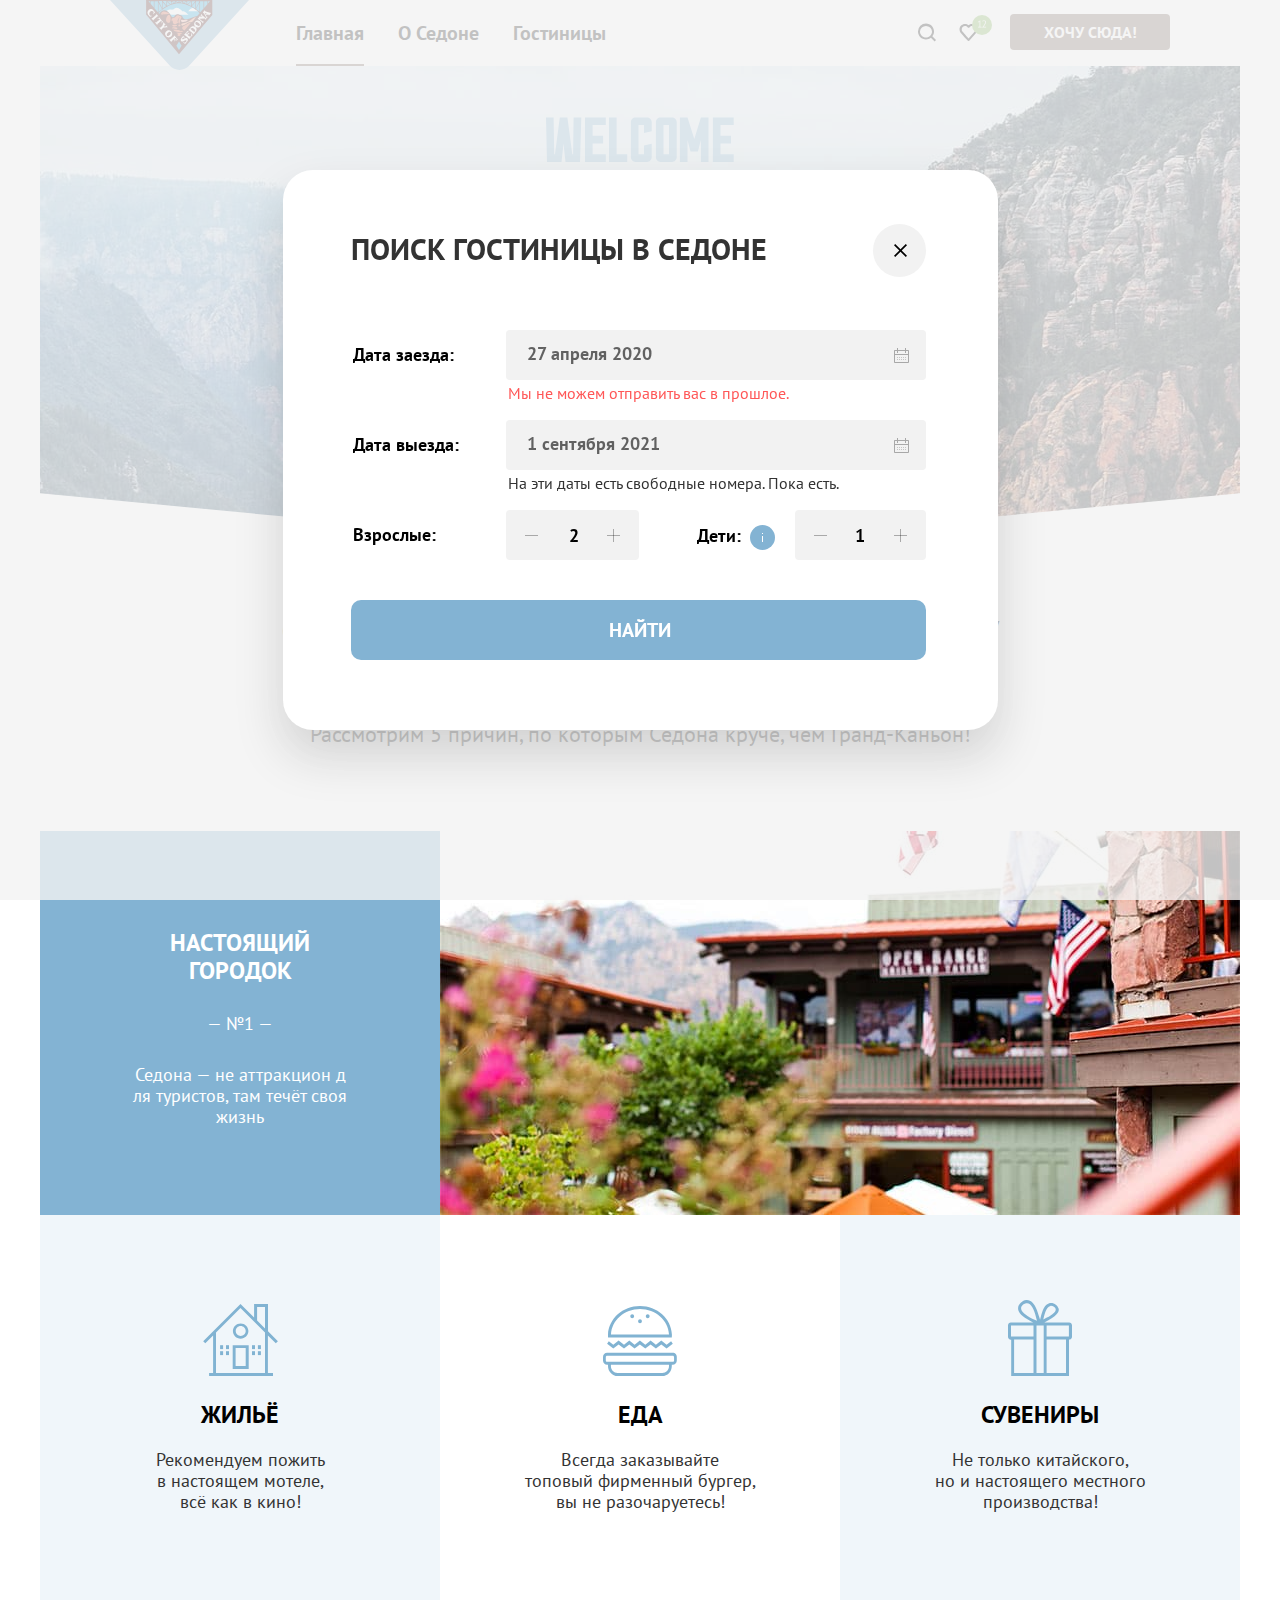
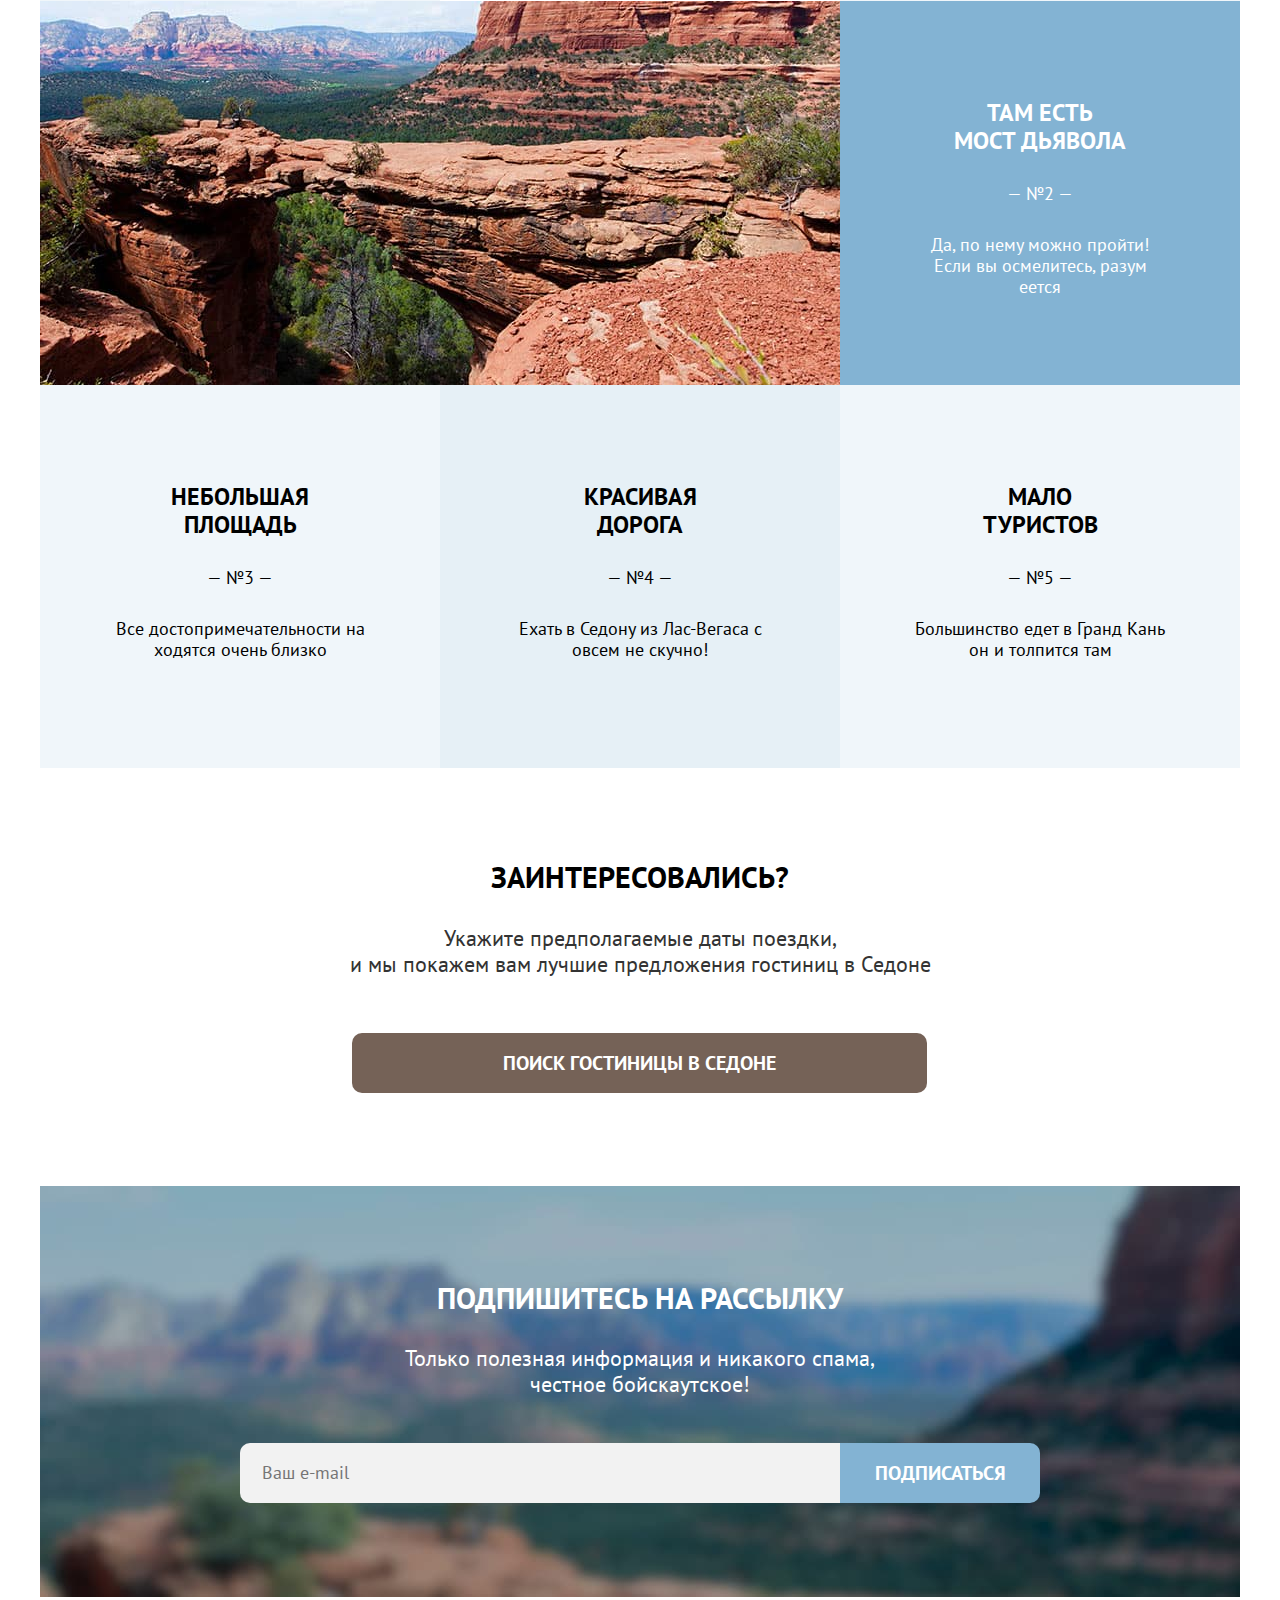
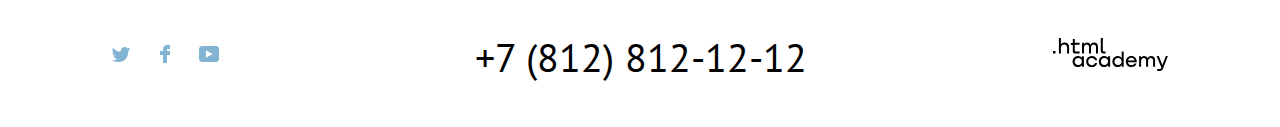
<file: index.html>
<!DOCTYPE html>
<html lang="ru">
  <head>
    <meta charset="utf-8">
    <title>HTML Academy: Седона</title>
    <link rel="stylesheet" href="styles/styles.css">
    <link rel="icon" href="./images/logo/favicon.png" type="image/x-icon">
  </head>
  <body>
    <div class="wrapper">
      <header class="page-header">
        <nav class="navigation">
          <a class="navigation-logo">
            <img class="page-header-logo" src="images/logo/logo.svg" width="139" height="70" alt="Логотип сайта города Седона"> 
          </a>
          <ul class="navigation-list">
            <li class="navigation-item">
              <a class="navigation-link navigation-link-current" >Главная</a>
            </li>
            <li class="navigation-item">
              <a class="navigation-link" href="#">О Седоне</a>
            </li>
            <li class="navigation-item">
              <a class="navigation-link" href="catalog.html">Гостиницы</a>
            </li>
          </ul>
          <ul class="navigation-list navigation-user">
            <li class="navigation-item">
              <a class="navigation-link link-icon" href="#">
                <svg class="navigation-icon" aria-hidden="true" focusable="false" width="20" height="19" viewBox="0 0 20 19" fill="currentColor" xmlns="http://www.w3.org/2000/svg">
                  <path d="m19.03 17.05-3.71-3.7c1-1.3 1.7-3 1.7-4.9 0-4.4-3.61-8-8.02-8a8.12 8.12 0 0 0-8.03 8.1c0 4.4 3.61 8 8.03 8 1.8 0 3.5-.6 4.91-1.7l3.71 3.7 1.4-1.5ZM9 14.55c-3.31 0-6.02-2.7-6.02-6a6.03 6.03 0 0 1 12.03 0c0 3.3-2.7 6-6.01 6Z"/>
                </svg>
                <span class="visually-hidden">Поиск.</span></a>
            </li>
            <li class="navigation-item">
              <a class="navigation-link link-icon" href="#">
                <svg class="navigation-icon heart" width="33" height="26" viewBox="0 0 33 26" fill="currentColor" xmlns="http://www.w3.org/2000/svg">
                  <path d="M9.44381 26C9.14296 26 8.84211 25.9 8.64154 25.6C3.22622 19.5 1.92253 18.1 1.62168 17.7C0.91969 16.8 0.518555 15.6 0.518555 14.4C0.518555 11.4 2.92537 9 6.03417 9C7.33785 9 8.54126 9.5 9.5441 10.3C10.5469 9.5 11.8506 9 13.054 9C16.0625 9 18.5696 11.4 18.5696 14.4C18.5696 15.7 18.0682 16.9 17.266 17.8L10.2461 25.7C10.0455 25.9 9.84495 26 9.44381 26ZM3.42679 16.5C3.72764 16.9 6.93672 20.5 9.5441 23.4L15.7617 16.4C16.2631 15.9 16.4637 15.2 16.4637 14.4C16.4637 12.6 14.9594 11.1 13.1543 11.1C12.1515 11.1 11.1486 11.6 10.4467 12.4C10.1458 12.7 9.84495 12.8 9.5441 12.8C9.24325 12.8 8.9424 12.6 8.74183 12.4C8.03984 11.6 7.037 11.1 6.03417 11.1C4.22906 11.1 2.7248 12.6 2.7248 14.4C2.62452 15.3 3.02565 16 3.42679 16.5C3.3265 16.5 3.3265 16.5 3.42679 16.5Z"/>
                  <rect x="13" width="20" height="20" rx="10" fill="#7DB54F"/>
                  <path d="M19.1309 11.76H20.5309V6.92L20.6309 6.33L20.2309 6.8L19.1309 7.59L18.7509 7.08L20.9509 5.38H21.3109V11.76H22.6809V12.5H19.1309V11.76ZM26.9601 7.09C26.9601 7.44333 26.8934 7.80667 26.7601 8.18C26.6334 8.54667 26.4634 8.91667 26.2501 9.29C26.0434 9.66333 25.8101 10.03 25.5501 10.39C25.2901 10.7433 25.0301 11.08 24.7701 11.4L24.2801 11.83V11.87L24.9201 11.76H27.1001V12.5H23.1201V12.21C23.2668 12.0567 23.4434 11.8667 23.6501 11.64C23.8568 11.4133 24.0701 11.1633 24.2901 10.89C24.5168 10.61 24.7368 10.3167 24.9501 10.01C25.1701 9.69667 25.3668 9.38 25.5401 9.06C25.7201 8.74 25.8634 8.42333 25.9701 8.11C26.0768 7.79667 26.1301 7.5 26.1301 7.22C26.1301 6.89333 26.0368 6.62333 25.8501 6.41C25.6634 6.19 25.3801 6.08 25.0001 6.08C24.7468 6.08 24.5001 6.13333 24.2601 6.24C24.0201 6.34 23.8134 6.45667 23.6401 6.59L23.3101 6.02C23.5434 5.82 23.8201 5.66333 24.1401 5.55C24.4601 5.43667 24.8034 5.38 25.1701 5.38C25.4568 5.38 25.7101 5.42333 25.9301 5.51C26.1501 5.59 26.3368 5.70667 26.4901 5.86C26.6434 6.01333 26.7601 6.19667 26.8401 6.41C26.9201 6.61667 26.9601 6.84333 26.9601 7.09Z" fill="#ffffff"/>
                </svg>
                <span class="visually-hidden">Избранное.</span>
              </a>
            </li>
          </ul>
          <div class="navigation-item-button">
            <a class="navigation-link-button" href="#">Хочу сюда!</a>
          </div>
        </nav>
      </header>
      <main class="main-container main-page">
        <div class="page-container">
          <section class="first-screen">
            <h1 class="visually-hidden">Городок Седона.</h1>
            <img class="main-page-image" src="images/welcome.svg" width="1200" height="433" alt="Добро пожаловать.">
          </section>
          <div class="presentation-sedona">
            <h2 class="presentation">Седона — небольшой городок в Аризоне, заслуживающий большего!</h2>
            <p class="paragraph">Рассмотрим 5 причин, по которым Седона круче, чем Гранд-Каньон!</p>
          </div>
          <section class="advantages">
            <h2 class="visually-hidden">Презентация.</h2>
            <div class="bright-color">
              <h2 class="advantages-number">Настоящий<br> городок</h2>
              <p class="advantages-paragraph-number">— №1 —</p>
              <p class="advantages-paragraph">Седона — не аттракцион
                  для туристов, там течёт своя жизнь</p>
            </div>
            <img class="foto" src="images/gallery/photo-1.jpg" width="800" height="384" alt="Фото улицы Седоны.">
            <div class="advantages-item blue">
              <svg class="logo-house" width="75" height="72" viewBox="0 0 75 72" fill="none" xmlns="http://www.w3.org/2000/svg">
                <path d="M29.7 65H45.7V41.2H29.7C29.7 41.2 29.7 65 29.7 65ZM32.5999 44.0999H42.7V62.0999H32.5999V44.0999Z" fill="#81B3D2"/>
                <path d="M72.8 39.3L74.9 37.2L65 27.3V0H51.0999V13.6L37.5 0L0.199951 37.2L2.29995 39.3L10.1 31.5V69.1H6.09995V72H70V69.1H64.9V31.5L72.8 39.3ZM62 69.1H13V28.5L37.5 4.1L62 28.5V69.1ZM62 24.4L54.0999 16.5V2.9H62V24.4Z" fill="#81B3D2"/>
                <path d="M29.8999 27.1C29.8999 31.4 33.3999 34.8 37.5999 34.8C41.8999 34.8 45.3999 31.3 45.3999 27.1C45.3999 22.8 41.8999 19.4 37.5999 19.4C33.3999 19.4 29.8999 22.8 29.8999 27.1ZM37.6999 22.1C40.3999 22.1 42.6999 24.3 42.6999 27C42.6999 29.7 40.4999 31.9 37.6999 31.9C34.9999 31.9 32.6999 29.7 32.6999 27C32.6999 24.3 34.8999 22.1 37.6999 22.1Z" fill="#81B3D2"/>
                <path d="M20.1 41.2H17.1V45.0999H20.1V41.2Z" fill="#81B3D2"/>
                <path d="M26 41.2H23V45.0999H26V41.2Z" fill="#81B3D2"/>
                <path d="M20.1 47.2H17.1V51.0999H20.1V47.2Z" fill="#81B3D2"/>
                <path d="M26 47.2H23V51.0999H26V47.2Z" fill="#81B3D2"/>
                <path d="M52 41.2H49V45.0999H52V41.2Z" fill="#81B3D2"/>
                <path d="M57.8999 41.2H54.8999V45.0999H57.8999V41.2Z" fill="#81B3D2"/>
                <path d="M52 47.2H49V51.0999H52V47.2Z" fill="#81B3D2"/>
                <path d="M57.8999 47.2H54.8999V51.0999H57.8999V47.2Z" fill="#81B3D2"/>
                </svg>                 
              <h3 class="advantages-title">Жильё</h3>
              <p class="pros">Рекомендуем пожить<br> в настоящем мотеле,<br>
                    всё как в кино!</p>
            </div>
            <div class="advantages-item white">
              <svg class="logo-food" width="74" height="70" viewBox="0 0 74 70" fill="none" xmlns="http://www.w3.org/2000/svg">
                <path d="M69.9 46.7H59.3H14.6H4.1C1.8 46.7 0 48.6 0 51V54.5C0 56.9 1.9 58.7999 4.1 58.7999H5V59.9C5 65.4 9.3 70 14.6 70H59.2C64.5 70 68.8 65.5 68.8 59.9V58.7999H69.7C72 58.7999 73.8 56.9 73.8 54.5V51C74 48.7 72.1 46.7 69.9 46.7ZM66 59.9C66 63.8 63 66.9 59.3 66.9H14.6C10.9 66.9 7.9 63.7 7.9 59.9V58.7999H66V59.9ZM71.1 54.5C71.1 55.2 70.5 55.7999 69.9 55.7999H68.9H66H8H5H4C3.3 55.7999 2.8 55.2 2.8 54.5V51C2.8 50.3 3.4 49.7 4 49.7H7.7H14.6H59.2H66.1H69.8C70.5 49.7 71 50.3 71 51C71.1 51 71.1 54.5 71.1 54.5Z" fill="#81B3D2"/>
                <path d="M15.6 38.4L21 42.5L26.3 38.4L31.6 42.5L36.9 38.4L42.3 42.5L47.6 38.4L52.9 42.5L58.3 38.4L63.6 42.5L69.8 37.8L68.1 35.3L63.6 38.7L58.3 34.6L52.9 38.7L47.6 34.6L42.3 38.7L36.9 34.6L31.6 38.7L26.3 34.6L21 38.7L15.6 34.6L10.3 38.7L5.79998 35.3L4.09998 37.8L10.3 42.5L15.6 38.4Z" fill="#81B3D2"/>
                <path d="M8 31.5H65.9H68.8C68.8 30.9 68.9 30.3 68.9 29.6C68.9 29.2 68.9 28.8 68.9 28.4C68.2 12.7 54.2 0 37 0C19.7 0 5.7 12.7 5 28.5C5 28.9 5 29.3 5 29.7C5 30.3 5 31 5.1 31.6H8V31.5ZM37 3C52.6 3 65.4 14.3 66 28.5H8C8.6 14.4 21.4 3 37 3Z" fill="#81B3D2"/>
                <path d="M37 17.3C38.0493 17.3 38.9 16.4046 38.9 15.3C38.9 14.1955 38.0493 13.3 37 13.3C35.9506 13.3 35.1 14.1955 35.1 15.3C35.1 16.4046 35.9506 17.3 37 17.3Z" fill="#81B3D2"/>
                <path d="M29.2001 12.2C30.2494 12.2 31.1 11.3045 31.1 10.2C31.1 9.09538 30.2494 8.19995 29.2001 8.19995C28.1507 8.19995 27.3 9.09538 27.3 10.2C27.3 11.3045 28.1507 12.2 29.2001 12.2Z" fill="#81B3D2"/>
                <path d="M44.7001 12.2C45.7494 12.2 46.6 11.3045 46.6 10.2C46.6 9.09538 45.7494 8.19995 44.7001 8.19995C43.6507 8.19995 42.8 9.09538 42.8 10.2C42.8 11.3045 43.6507 12.2 44.7001 12.2Z" fill="#81B3D2"/>
                </svg>                 
              <h3 class="advantages-title">Еда</h3>
              <p class="pros">Всегда заказывайте<br> топовый фирменный бургер,<br>
                  вы не разочаруетесь!</p>
            </div>
            <div class="advantages-item blue">
              <svg class="logo-souvenir" width="64" height="76" viewBox="0 0 64 76" fill="none" xmlns="http://www.w3.org/2000/svg">
                <path d="M61.1 22.5H61H36.3C50.1 15.6 51.2 11.2 50.7 8.79997C49.5 4.79997 45 1.79997 40.7 3.39997C35.1 5.49997 33.6 13.8 32.1 19.8C30.1 13.7 28.3 5.99997 23.9 2.09997C22.6 0.999966 20.8 -0.200034 18.1 0.0999663C14.1 0.499966 8.3 5.49997 10.6 11.1C12.9 16.5 20.3 19.9 25.2 22.6H3.2H2.9C1.3 22.6 0 23.9 0 25.5V36.8C0 38.4 1.3 39.7 2.9 39.7H3.2V73V75.4V76H61V75.5V73V39.6H61.1C62.7 39.6 64 38.3 64 36.7V25.4C64 23.8 62.7 22.5 61.1 22.5ZM42.4 5.89997C44.5 5.59997 47.4 7.19997 47.7 9.09997C48.1 11.9 44.3 14.4 42.6 15.5C40.1 17.2 37.7 18.1 35.3 19.6C36.2 15.9 37.8 6.59997 42.4 5.89997ZM19.5 15.9C17.3 14.4 13 11.5 13.1 8.09997C13.2 4.49997 18.8 1.49997 21.9 4.19997C25.8 7.59997 27.6 15.3 29 20.8C25.8 19.3 22.7 18 19.5 15.9ZM25.5 73H6.1V39.6H25.5V73ZM25.5 36.5H3V25.5H25.5V36.5ZM35.7 36.5V39.5V73H28.5V39.6V36.6V25.6H35.7V36.5ZM58 73H38.6V39.6H58V73ZM60.9 36.5H38.6V25.5H60.9V36.5Z" fill="#81B3D2"/>
              </svg>                 
              <h3 class="advantages-title">Сувениры</h3>
              <p class="pros">Не только китайского,<br> но и настоящего местного<br>
                  производства!</p>
            </div>  
            <img class="foto" src="images/gallery/photo-2.jpg" width="800" height="384" alt="Фото каньона.">     
            <div class="bright-color">
              <h2 class="advantages-number">Там есть<br> мост дьявола</h2>
              <p class="advantages-paragraph-number">— №2 —</p>
              <p class="advantages-paragraph">Да, по нему можно пройти!
              Если вы осмелитесь, разумеется</p>
            </div>        
            <div class="middle-color">
              <h2 class="advantages-number">Небольшая<br> площадь</h2>
              <p class="advantages-paragraph-number">— №3 —</p>
              <p class="advantages-paragraph-long">Все достопримечательности
              находятся очень близко</p>
            </div>
            <div class="dim-color">
              <h2 class="advantages-number">Красивая<br> дорога</h2>
              <p class="advantages-paragraph-number">— №4 —</p>
              <p class="advantages-paragraph-long">Ехать в Седону из Лас-Вегаса
              совсем не скучно!</p>
            </div>
            <div class="middle-color">
              <h2 class="advantages-number">Мало<br> туристов</h2>
              <p class="advantages-paragraph-number">— №5 —</p>
              <p class="advantages-paragraph-long">Большинство едет в Гранд Каньон и толпится там</p>
            </div>
          </section>
          <section class="hotel-search">
            <h2 class="hotel-search-interest">Заинтересовались?</h2>
            <p class="paragraph-data">Укажите предполагаемые даты поездки,<br>и мы покажем вам лучшие предложения гостиниц в Седоне</p>
            <a class="hotel-search-link" href="#">Поиск гостиницы в Седоне</a>
          </section>
          <section class="distribution">
            <h2 class="distribution-subscription">Подпишитесь на рассылку</h2>
            <p class="paragraph-info">Только полезная информация и никакого спама,<br>
              честное бойскаутское!</p>
            <form class="news-form-main" name="appointment-form" action="https://echo.htmlacademy.ru/" method="post">
              <input class="e-mail input-disabled" name="appointment-email" type="email" placeholder="Ваш e-mail">
              <button class="form-button button button-disabled" type="submit">Подписаться</button>
            </form>
          </section>
        </div>
      </main>
      <footer class="page-footer">
        <div class="page-footer-container">
          <section class="social">
            <h2 class="visually-hidden">Социальные сети.</h2>
            <ul class="social-networks">
              <li class="social-networks-item">
                <a class="social-networks-link" href="https://twitter.com/htmlacademy_ru">
                  <svg aria-hidden="true" focusable="false" width="18" height="15" viewBox="0 0 18 15" fill="currentColor" xmlns="http://www.w3.org/2000/svg">
                    <path d="M11.6.2c1.8-.5 3.2.3 3.8 1.2.7-.2 1.4-.5 2.1-.7 0 .9-.6 1.5-.9 1.8.7.1 1.4-.6 1.4-.6-.2 1-1.1 1.8-1.7 2C16.1 10.7 13 15.1 5.7 15h-.5c-.4 0-4.4-.5-5.2-1.9 2.4.2 4.1-.4 5-1.2-1-.3-2.9-.4-3.2-2.9.4.1.6.2 1.3.1C1.8 8.3.4 7.5.5 5.3c.3.3 1.1.5 1.4.5C1.1 5.6-.2 2.5.9.9c1.9 1.9 4 3.6 7.6 3.8C8.7 2.3 9.7.8 11.6.2Z"/>
                  </svg>
                  <span class="visually-hidden">Twitter.</span>
                </a>
              </li>
              <li class="social-networks-item">
                <a class="social-networks-link" href="https://www.facebook.com/htmlacademy">
                  <svg aria-hidden="true" focusable="false" width="10" height="18" viewBox="0 0 10 18" fill="currentColor" xmlns="http://www.w3.org/2000/svg">
                    <path d="M7 0C4.8 0 3 1.8 3 4v2H0v4h3v8h4v-8h3V6H7V4h3V0H7Z"/>
                  </svg>
                  <span class="visually-hidden">Facebook.</span>
                </a>
              </li>
              <li class="social-networks-item">
                <a class="social-networks-link" href="https://www.youtube.com/c/HTMLAcademyRUS">
                  <svg aria-hidden="true" focusable="false" width="20" height="16" viewBox="0 0 20 16" fill="currentColor" xmlns="http://www.w3.org/2000/svg"><g clip-path="url(#a)">
                    <path d="M17 0H2.9C1.2 0 0 1.5 0 3.2v9.5C0 14.5 1.2 16 2.9 16h14.3c1.5 0 2.9-1.5 2.9-3.2V3.2C19.9 1.5 18.7 0 17 0ZM7 11.8V4.2L13.7 8 7 11.8Z"/></g><defs><clipPath id="a"><path fill="#fff" d="M0 0h20v16H0z"/></clipPath></defs>
                  </svg>
                  <span class="visually-hidden">Youtube.</span>
                </a>
              </li>
            </ul>
          </section>
          <section class="number">
            <h2 class="visually-hidden">Наш номер.</h2>
            <a class="number-phone" href="tel:+78128121212">+7 (812) 812-12-12</a>
          </section>
          <section class="site">
            <h2 class="visually-hidden">Наш сайт.</h2>
            <a class="developer-site" href="https://htmlacademy.ru/">
              <svg class="salut" aria-hidden="true" focusable="false" width="115" height="34" viewBox="0 0 115 34" fill="currentColor" xmlns="http://www.w3.org/2000/svg">
                <path d="M0 12.9v2.6h2.5v-2.6H0ZM11.6 4.5c-1.6 0-2.8.7-3.6 1.7h-.1V0h-2v15.5h2v-5.3c0-2.1 1.3-3.6 3.3-3.6 1.8 0 2.9 1.4 2.9 3.2v5.7h2V9.4c.1-3-1.8-4.9-4.5-4.9ZM26.6 4.8h-4.8V1.1h-2v3.8h-1.9v2h1.9v6c0 1.7 1 2.7 2.7 2.7h4.1v-2h-3.7c-.7 0-1.1-.4-1.1-1.1V6.8h4.8v-2ZM41.1 4.6c-1.6 0-2.9.8-3.5 2.1h-.1c-.6-1.2-1.8-2.1-3.4-2.1-1.4 0-2.5.8-3.1 1.8h-.1V4.8H29v10.6h2V10c0-2 1-3.5 2.6-3.5 1.5 0 2.4 1 2.4 2.6v6.3h2V9.8c0-2.4 1.4-3.3 2.6-3.3 1.5 0 2.4 1 2.4 2.6v6.3h2V8.9c.1-2.5-1.4-4.3-3.9-4.3ZM47.8 12.7c0 1.7 1 2.7 2.8 2.7h2v-2h-1.7c-.7 0-1.1-.4-1.1-1.1V0h-2v12.7ZM28.9 19.7c-.9-1.1-2.2-1.8-3.9-1.8-3.1 0-5.4 2.3-5.4 5.6s2.3 5.6 5.4 5.6c1.8 0 3-.8 3.8-1.9h.1v1.6h2V18.2h-2v1.5Zm-3.6 7.4c-2.2 0-3.6-1.6-3.6-3.6s1.4-3.6 3.6-3.6 3.6 1.6 3.6 3.6c0 1.9-1.4 3.6-3.6 3.6ZM44.2 22c-.5-2.4-2.6-4.1-5.4-4.1a5.4 5.4 0 0 0-5.6 5.6c0 3.1 2.2 5.6 5.6 5.6 2.8 0 4.9-1.8 5.4-4.2h-2.1a3.4 3.4 0 0 1-3.3 2.3c-2.2 0-3.6-1.6-3.6-3.6s1.4-3.6 3.6-3.6c1.6 0 2.8 1 3.3 2.2h2.1V22ZM55.1 19.7c-.9-1.1-2.2-1.8-3.9-1.8-3.1 0-5.4 2.3-5.4 5.6s2.3 5.6 5.4 5.6c1.8 0 3-.8 3.8-1.9h.1v1.6h2V18.2h-2v1.5Zm-3.6 7.4c-2.2 0-3.6-1.6-3.6-3.6s1.4-3.6 3.6-3.6 3.6 1.6 3.6 3.6c0 1.9-1.5 3.6-3.6 3.6ZM68.7 19.8c-.9-1.1-2.2-1.9-3.9-1.9-3.1 0-5.4 2.3-5.4 5.6s2.2 5.6 5.4 5.6c1.7 0 3-.8 3.8-1.8h.1v1.5h2V13.4h-2v6.4Zm-3.6 7.3c-2.2 0-3.6-1.6-3.6-3.6s1.4-3.6 3.6-3.6 3.6 1.6 3.6 3.6c-.1 2-1.5 3.6-3.6 3.6ZM78.3 17.9c-3.3 0-5.5 2.5-5.5 5.6 0 3 2.1 5.6 5.5 5.6 2.5 0 4.5-1.3 5.2-3.6h-2.1c-.5 1-1.6 1.6-3 1.6-1.9 0-3.3-1.3-3.4-2.9h8.8c.2-3.6-2-6.3-5.5-6.3Zm0 1.9c1.7 0 3 1 3.3 2.6h-6.5c.3-1.5 1.5-2.6 3.2-2.6ZM98.2 17.9c-1.6 0-2.9.8-3.6 2h-.1c-.6-1.2-1.8-2-3.4-2-1.4 0-2.5.7-3.1 1.8v-1.5h-1.9v10.6h2v-5.4c0-2 1-3.4 2.6-3.5 1.5 0 2.4 1 2.4 2.6v6.3h2v-5.6c0-2.4 1.4-3.3 2.6-3.3 1.5 0 2.4 1 2.4 2.6v6.3h2v-6.5c.1-2.6-1.4-4.4-3.9-4.4ZM109.4 27l-3.6-8.9h-2.2l4.8 11.6c-.3.9-.7 1.2-1.7 1.2h-2.5v2h2.5c1.8 0 2.8-.8 3.5-2.6l4.7-12.2h-2.1l-3.4 8.9Z"/>
              </svg>
              <span class="visually-hidden">Логотип разработчика.</span>
            </a>
          </section>
        </div>
      </footer>
      <div class="modal-container modal-container-close">
        <div class="modal modal-search">
          <h2 class="modal-title">Поиск гостиницы в Седоне</h2>
          <button class="modal-close-button" type="button">
            <svg class="close" width="13" height="13" viewBox="0 0 13 13" fill="currentColor" xmlns="http://www.w3.org/2000/svg">
              <path aria-hidden="true" focusable="false" d="M13 1.2 11.8 0 6.5 5.3 1.2 0 0 1.2l5.3 5.3L0 11.8 1.2 13l5.3-5.3 5.3 5.3 1.2-1.2-5.3-5.3L13 1.2Z"/>
            </svg>
            <span class="visually-hidden">Закрыть.</span>
          </button>
          <section class="modal-content">
            <h2 class="visually-hidden">Выберите даты.</h2>
            <form class="modal-form" action="https://echo.htmlacademy.ru/" method="get">
              <div class="modal-line">
                <label class="modal-text" for="data-entry">Дата заезда:</label>
                <input class="modal-input input-disabled" type="text" name="enter" value="27 апреля 2020" id="data-entry" required>
                <span class="entry">Мы не можем отправить вас в прошлое.</span>
              </div>
              <div class="modal-line">
                <label class="modal-text" for="data-departure">Дата выезда:</label>
                <input class="modal-input input-disabled" type="text" value="1 сентября 2021" name="exit" id="data-departure" required>
                <span class="departure">На эти даты есть свободные номера. Пока есть.</span>
              </div>
              <div class="quantity-people">
                <label class="modal-text" for="grown-up">Взрослые:</label>
                <div class="container-minus-plus">
                  <input class="modal-input-quantity" type="text" value="2" name="quantity-people" id="grown-up">
                  <button class="quantity-people-button people-plus" type="button"></button>
                  <button class="quantity-people-button people-minus" type="button"></button>
                </div>
              </div>
              <div class="quantity-child">
                <span class="text-range">
                  <label class="text-range" for="children">Дети:</label>
                  <span class="tooltip">
                    <button class="tooltip-toggle" type="button" aria-labelledby="tooltip-label">
                      <svg  class="tooltip-icon" width="25" height="25" viewBox="0 0 25 25" fill="currentColor" xmlns="http://www.w3.org/2000/svg">
                        <circle class="tooltip-circle" cx="12.5" cy="12.5" r="12.5" fill="currentColor"/>
                        <g clip-path="url(#clip0_34622_200)">
                        <path d="M12 17H13V11H12V17Z"/>
                        <path d="M13 8H12V9H13V8Z"/>
                        </g>
                        <defs>
                        <clipPath id="clip0_34622_200">
                        <rect width="1" height="9" transform="translate(12 8)"/>
                        </clipPath>
                        </defs>
                        </svg>                      
                    </button>
                    <span class="tooltip-text" role="tooltip" id="tooltip-label">Укажите количество детей, которые будут с вами, возраст которых от 6 до 18 лет. 
                      Дети до 6 лет размещаются бесплатно.</span>
                  </span>
                </span>
                <div class="container-minus-plus">
                  <input class="modal-input-quantity modal-quantity-child" type="text" value="1" name="quantity-child" id="children">
                  <button class="quantity-child-button child-plus" type="button"></button>
                  <button class="quantity-child-button child-minus" type="button"></button>
                </div>
              </div>
              <button type="submit" class="modal-button button-disabled">Найти</button>
            </form>
          </section>
        </div>
      </div> 
    </div>
  </body>
</html>
</file>
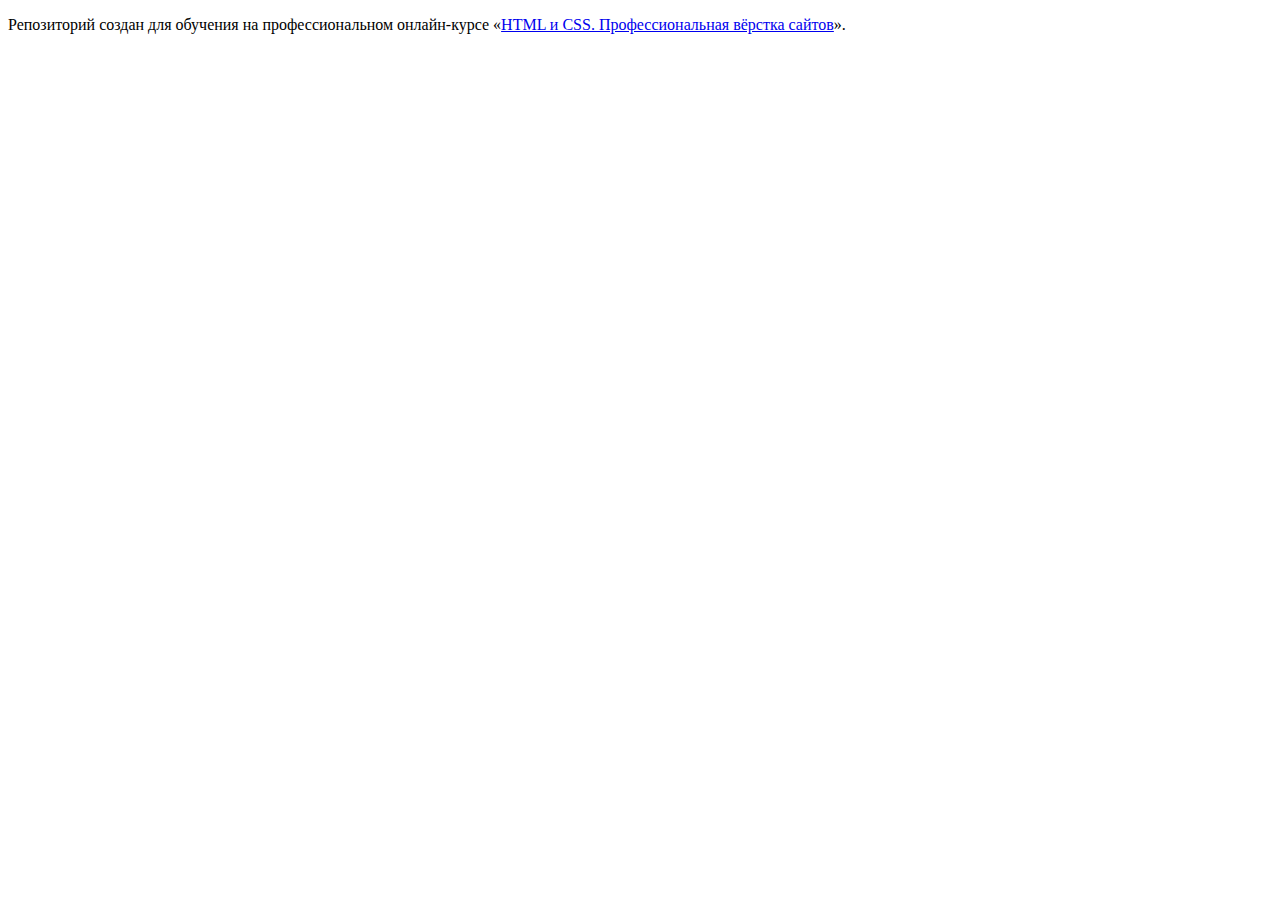
<file: 1/index.html>
<!DOCTYPE html>
<html lang="ru">
  <head>
    <meta charset="utf-8">
    <title>HTML Academy: Седона</title>
    <base href="https://htmlacademy-htmlcss.github.io/1973093-sedona-33/1/">
</head>
  <body>

    <p>Репозиторий создан для обучения на профессиональном онлайн‑курсе «<a href="https://htmlacademy.ru/intensive/htmlcss">HTML и CSS. Профессиональная вёрстка сайтов</a>».</p>

  </body>
</html>
</file>
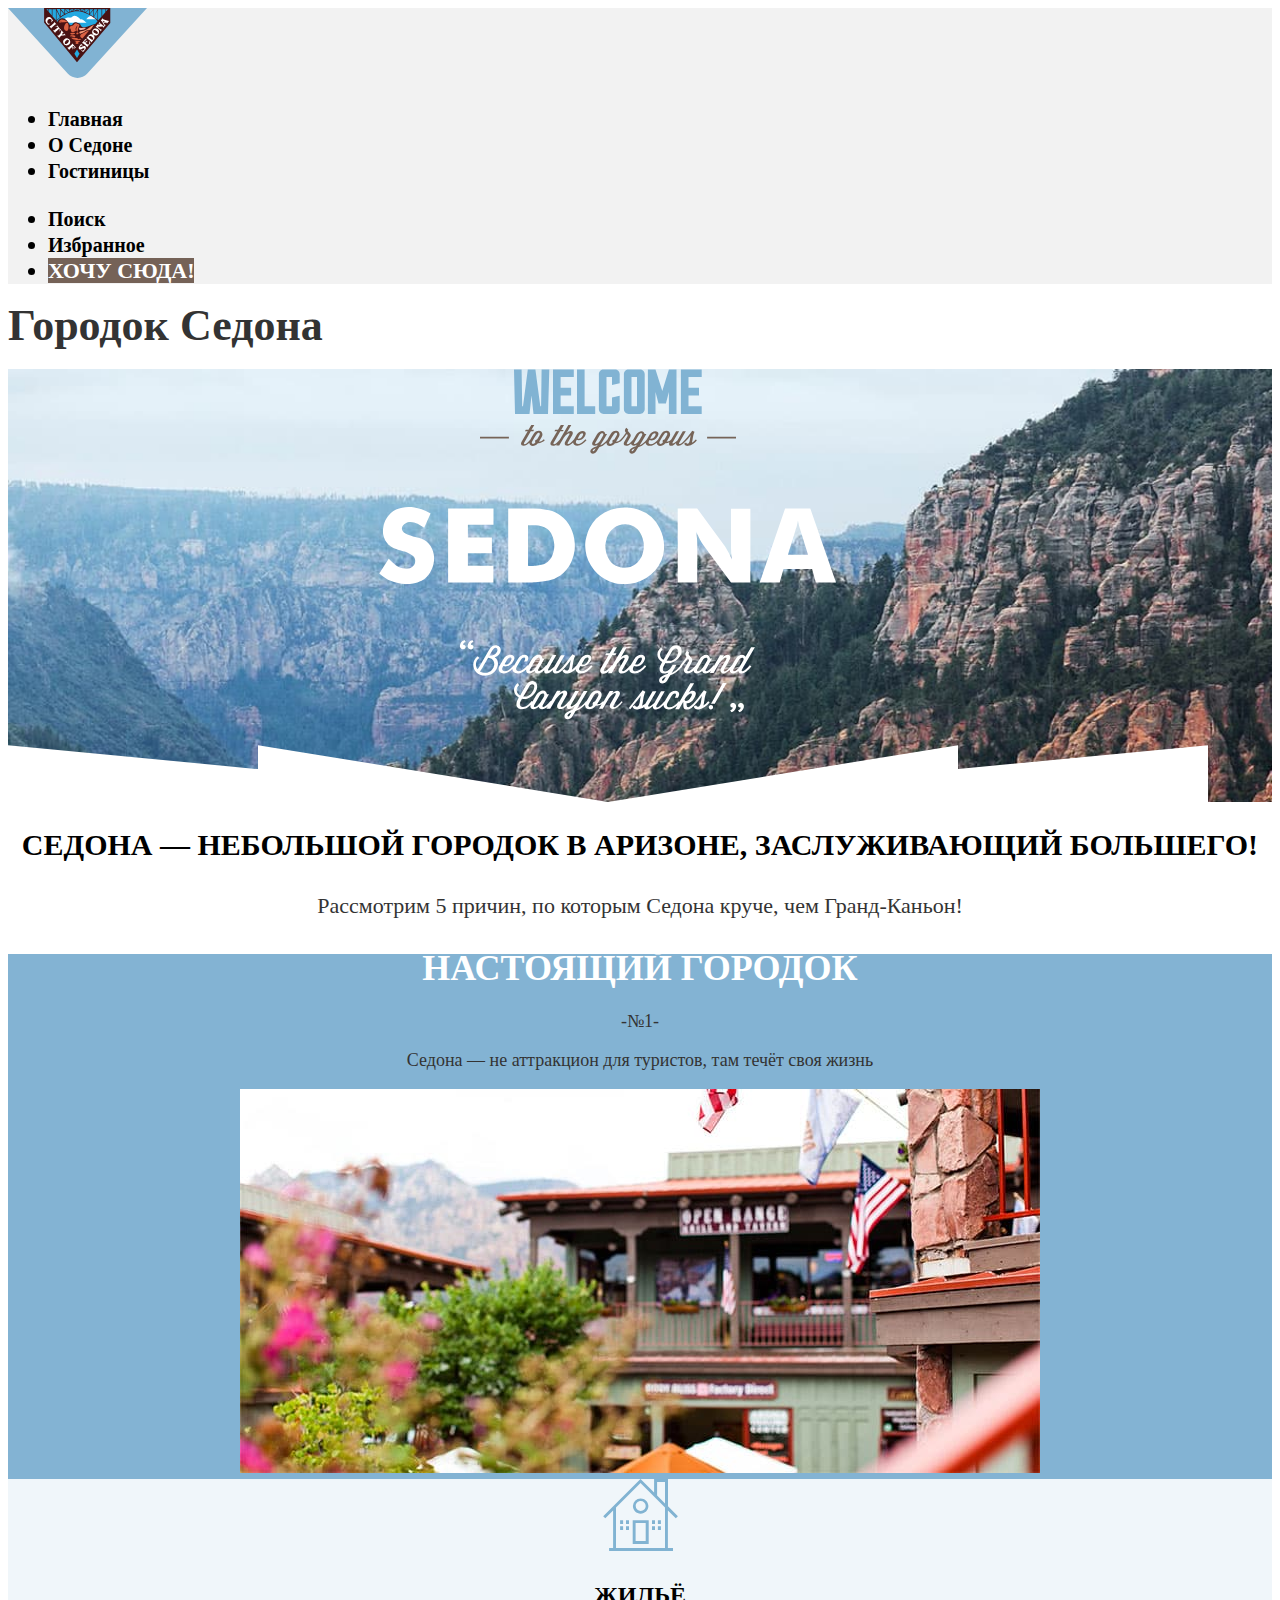
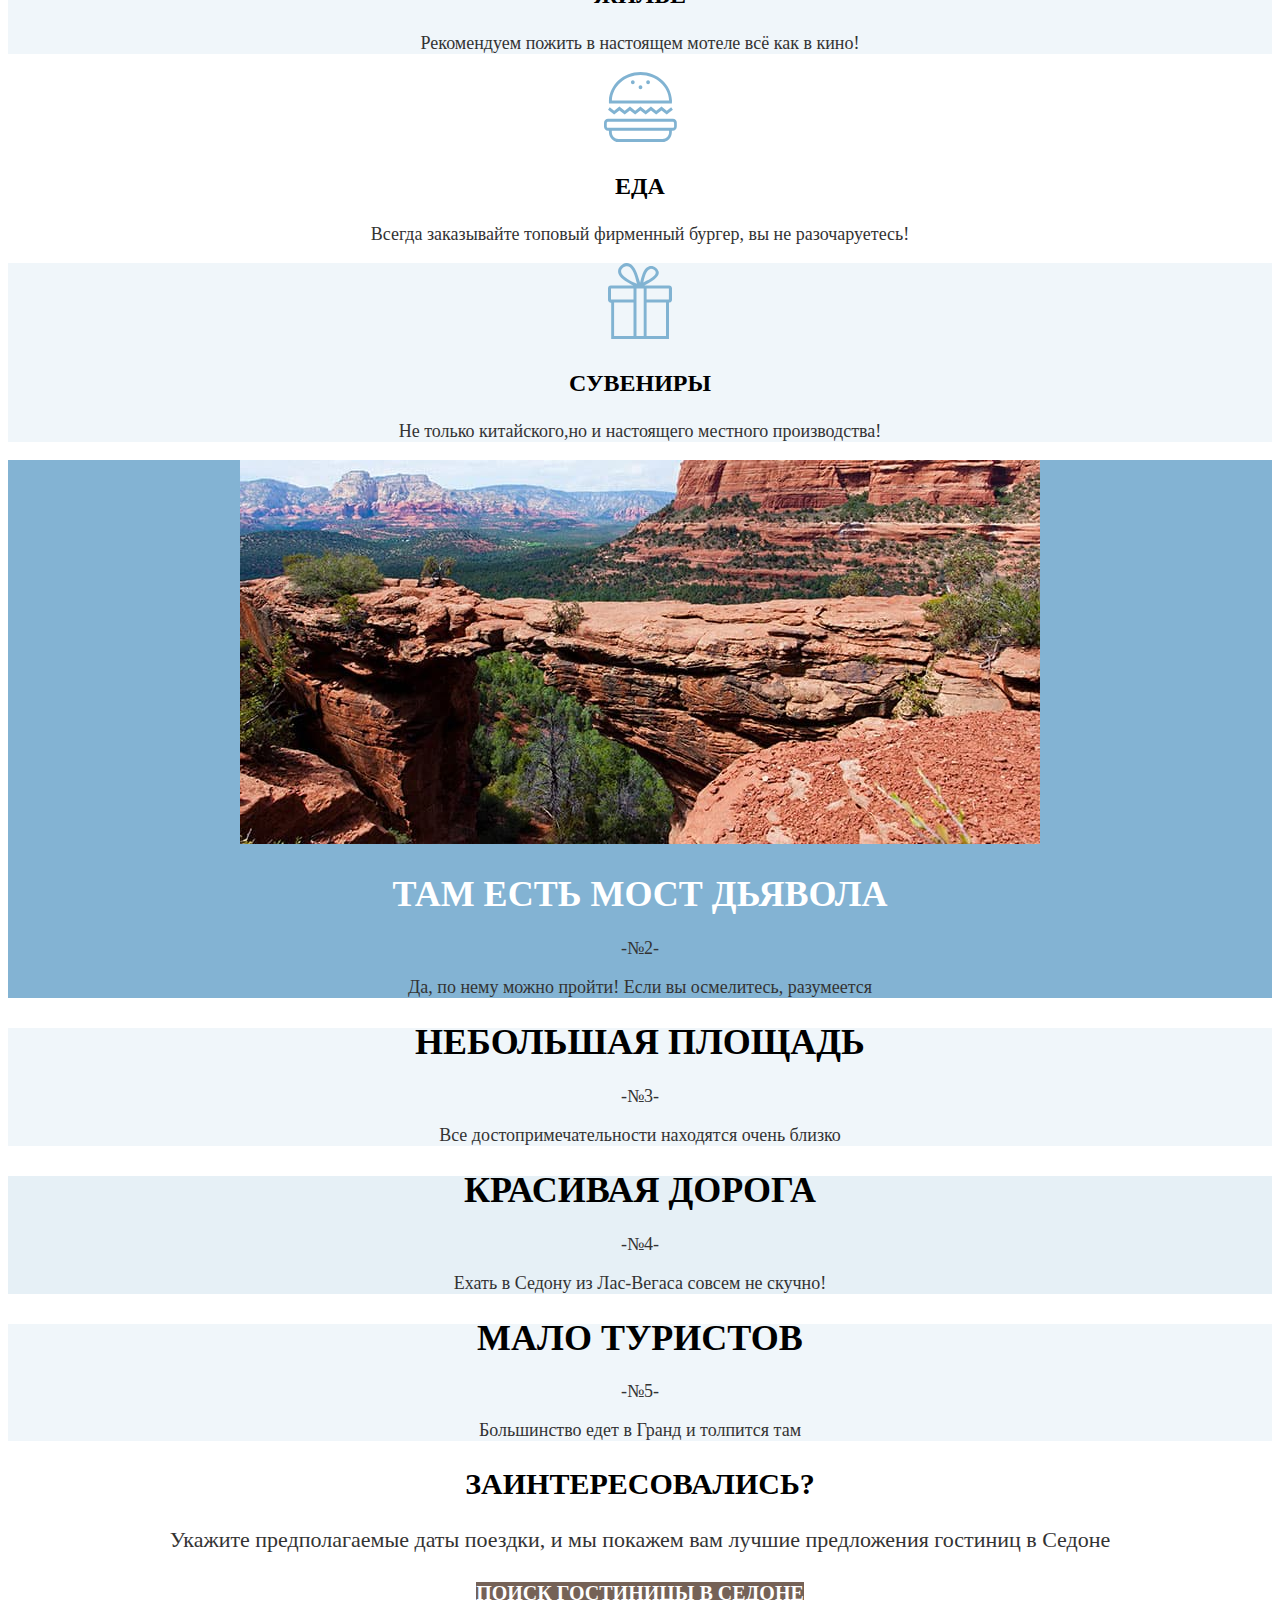
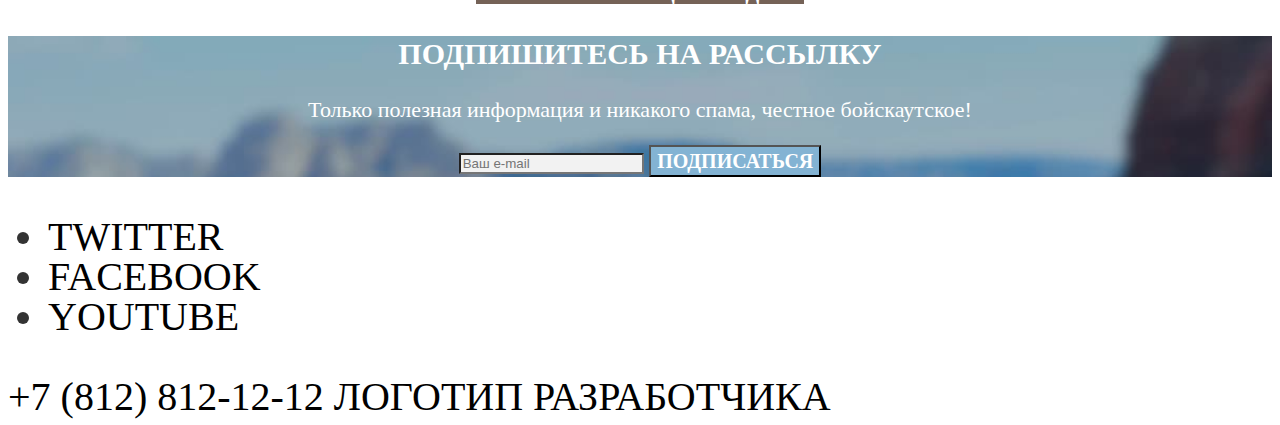
<file: 2/index.html>
<!DOCTYPE html>
<html lang="ru">
  <head>
    <meta charset="utf-8">
    <title>HTML Academy: Седона</title>
    <link rel="stylesheet" href="styles/styles.css">
    <base href="https://htmlacademy-htmlcss.github.io/1973093-sedona-33/2/">
</head>
  <body>
  <header class="page-header">
    <nav class="navigation">
      <a class="navigation-logo" href="#">
        <img class="page-header-logo" src="images/logo/logo.svg" width="139" height="70" alt="Логотип сайта города Седона"> 
      </a>
      <ul class="navigation-list">
        <li class="navigation-item">
          <a class="navigation-link navigation-link-current" >Главная</a>
        </li>
        <li class="navigation-item">
          <a class="navigation-link" href="#">О Седоне</a>
        </li>
        <li class="navigation-item">
          <a class="navigation-link" href="catalog.html">Гостиницы</a>
        </li>
      </ul>
      <ul class="navigation-list navigation-user">
        <li class="navigation-item">
          <a class="navigation-link" href="#">
            <span class="visually-hidden">Поиск</span></a>
        </li>
        <li class="navigation-item">
          <a class="navigation-link" href="#">
            <span class="visually-hidden">Избранное</span></a>
        </li>
        <li class="navigation-item">
          <a class="navigation-link" href="#">
            <span class="want">Хочу сюда!</span>
          </a>
        </li>
      </ul>
    </nav>
  </header>
  <main class="main-page">
    <h1 class="visually-hidden">Городок Седона</h1>
    <section class="first-screen">
      <img class="main-page-image" src="images/welcome.svg" width="1200" height="433" alt="Добро пожаловать">
    </section>
    <div class="presentation-sedona">
      <h2 class="presentation">Седона — небольшой городок в Аризоне, заслуживающий большего!</h2>
      <p class="paragraph">Рассмотрим 5 причин, по которым Седона круче, чем Гранд-Каньон!</p>
    </div>
    <section class="advantages">
      <div class="bright-color">
       <h2 class="advantages-number">Настоящий городок</h2>
       <p class="advantages-paragraph">-№1-</p>
       <p class="advantages-paragraph">Седона — не аттракцион
          для туристов, там течёт своя жизнь</p>
          <img class="foto" src="images/gallery/photo-1.jpg" width="800" height="384" alt="Фото улицы Седоны">
      </div>
      <div class="advantages-item blue">
        <img class="logo" src="images/logo/logo-house.svg" width="75" height="72" alt="Логотип дома"> 
        <h3 class="advantages-title">Жильё</h3>
        <p class="pros">Рекомендуем пожить в настоящем мотеле
              всё как в кино!</p>
      </div>
      <div class="advantages-item white">
        <img class="logo" src="images/logo/logo-burger.svg" width="73" height="70" alt="Логотип бургера"> 
        <h3 class="advantages-title">Еда</h3>
        <p class="pros">Всегда заказывайте топовый фирменный бургер,
             вы не разочаруетесь!</p>
      </div>
      <div class="advantages-item blue">
        <img class="logo" src="images/logo/logo-present.svg" width="64" height="76" alt="Логотип подарка"> 
        <h3 class="advantages-title">Сувениры</h3>
        <p class="pros">Не только китайского,но и настоящего местного
             производства!</p>
      </div>       
      <div class="bright-color">
        <img class="foto" src="images/gallery/photo-2.jpg" width="800" height="384" alt="Фото каньона">
        <h2 class="advantages-number">Там есть мост дьявола</h2>
        <p class="advantages-paragraph">-№2-</p>
        <p class="advantages-paragraph">Да, по нему можно пройти!
         Если вы осмелитесь, разумеется</p>
      </div>
      <div class="middle-color">
        <h2 class="advantages-number">Небольшая площадь</h2>
        <p class="advantages-paragraph">-№3-</p>
        <p class="advantages-paragraph">Все достопримечательности
         находятся очень близко</p>
      </div>
      <div class="dim-color">
        <h2 class="advantages-number">Красивая дорога</h2>
        <p class="advantages-paragraph">-№4-</p>
        <p class="advantages-paragraph">Ехать в Седону из Лас-Вегаса
         совсем не скучно!</p>
      </div>
      <div class="middle-color">
        <h2 class="advantages-number">Мало туристов</h2>
        <p class="advantages-paragraph">-№5-</p>
        <p class="advantages-paragraph">Большинство едет в Гранд
         и толпится там</p>
      </div>
    </section>
    <section class="hotel-search">
      <h2 class="hotel-search-interest">Заинтересовались?</h2>
      <p class="paragraph-data">Укажите предполагаемые даты поездки, и мы покажем вам лучшие предложения гостиниц в Седоне</p>
      <a class="hotel-search-link" href="#">Поиск гостиницы в Седоне</a>
    </section>
    <section class="distribution">
      <h2 class="distribution-subscription">Подпишитесь на рассылку</h2>
      <p class="paragraph-info">Только полезная информация и никакого спама,
         честное бойскаутское!</p>
      <form name="appointment-form" action="https://echo.htmlacademy.ru/" method="post">
        <input class="e-mail" name="appointment-email" type="email" placeholder="Ваш e-mail">
        <button class="button" type="submit">Подписаться</button>
      </form>
    </section>
  </main>
  <footer class="page-footer">
    <ul class="social-networks">
      <li class="social-networks-item">
        <a class="social-networks-link" href="https://twitter.com/htmlacademy_ru">
          <span class="visually-hidden">Twitter</span>
        </a>
      </li>
      <li class="social-networks-item">
        <a class="social-networks-link" href="https://www.facebook.com/htmlacademy">
          <span class="visually-hidden">Facebook</span>
        </a>
      </li>
      <li class="social-networks-item">
        <a class="social-networks-link" href="https://www.youtube.com/c/HTMLAcademyRUS">
          <span class="visually-hidden">Youtube</span>
        </a>
      </li>
    </ul>
    <a class="number-phone" href="tel:+78128121212">+7 (812) 812-12-12</a>
    <a class="developer-site" href="https://htmlacademy.ru/">
      <span class="visually-hidden">Логотип разработчика</span>
    </a>
  </footer>    
  </body>
</html>
</file>
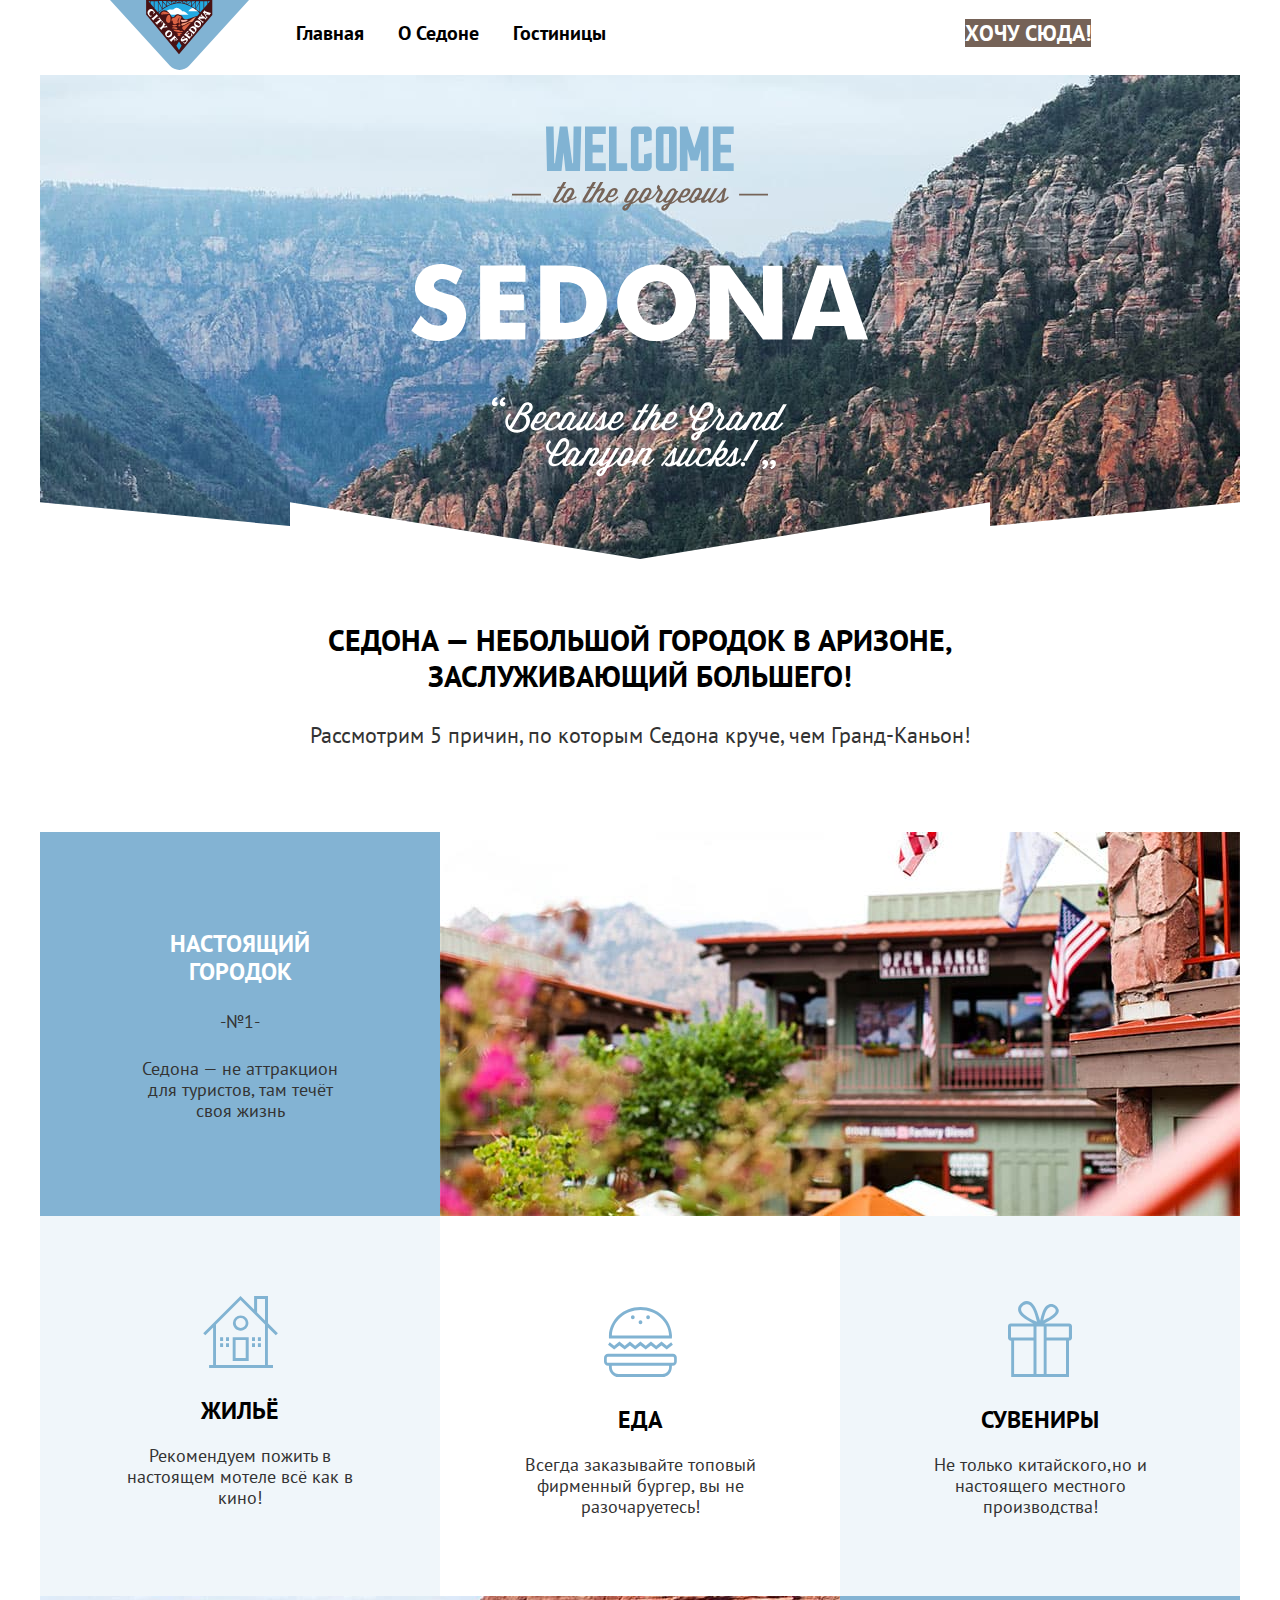
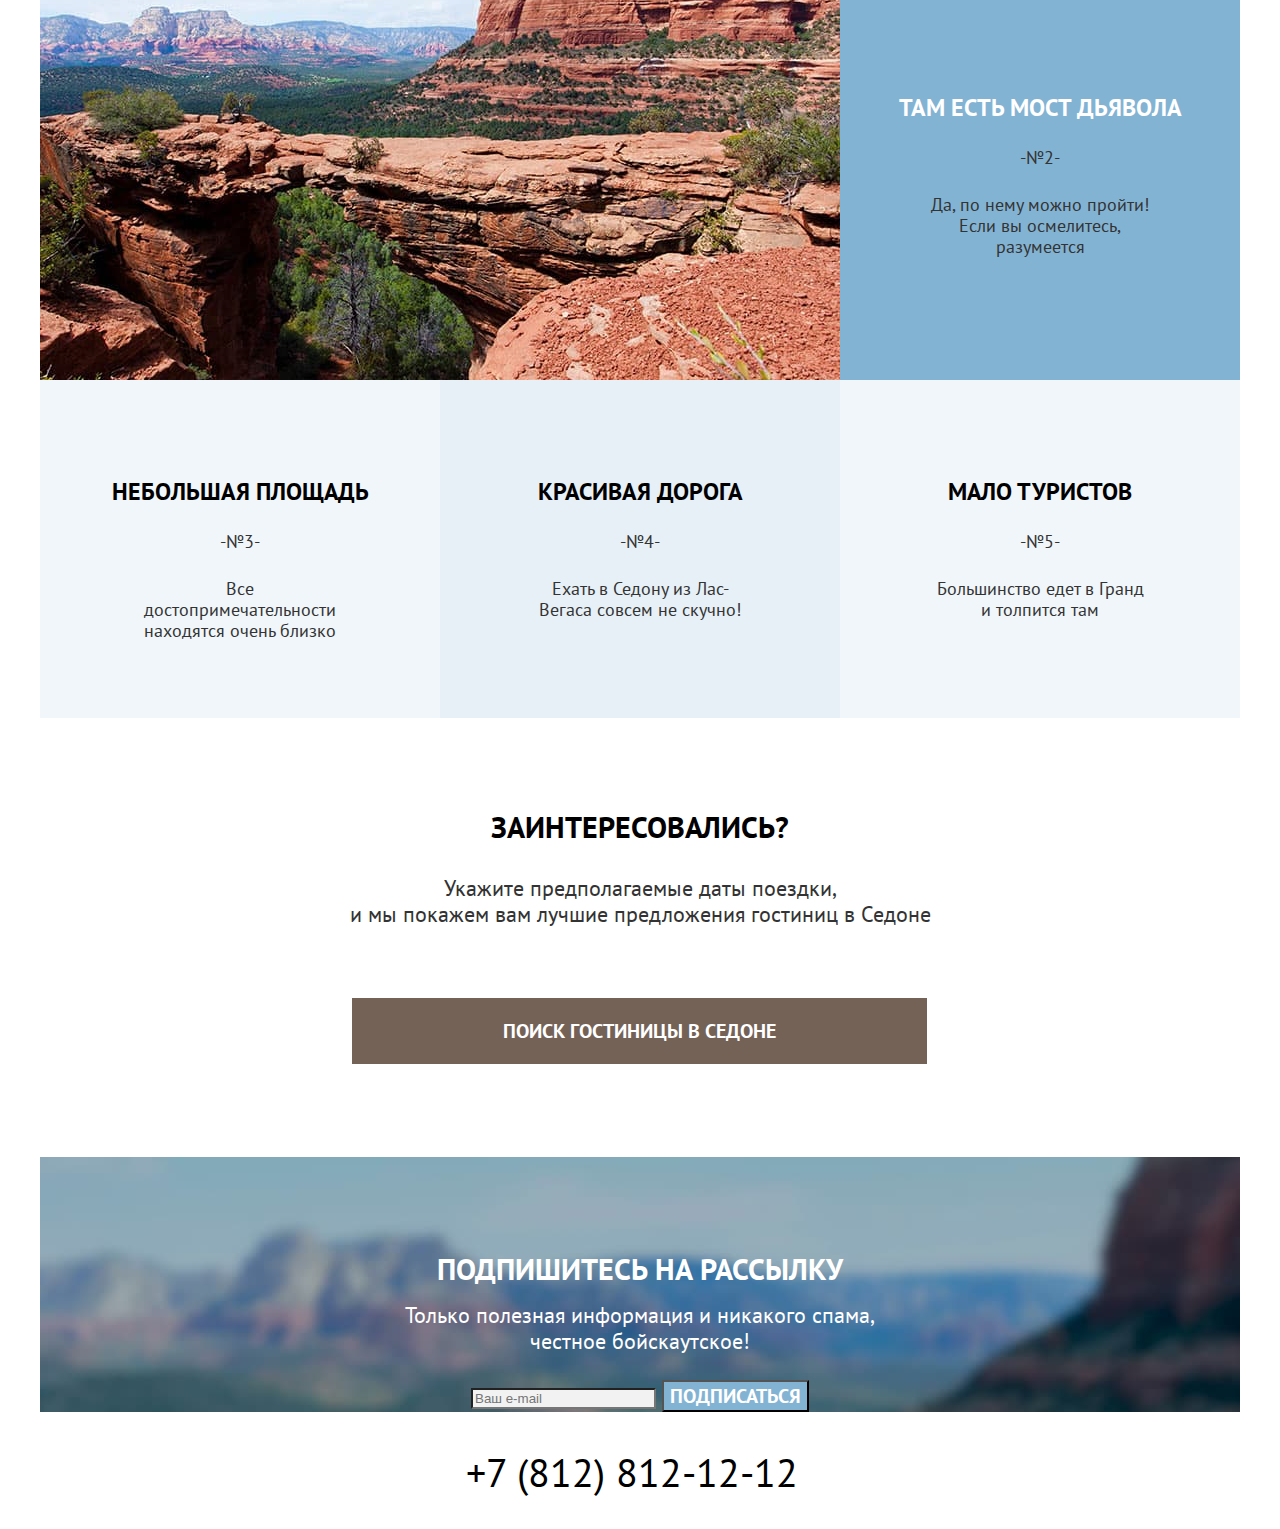
<file: 3/index.html>
<!DOCTYPE html>
<html lang="ru">
  <head>
    <meta charset="utf-8">
    <title>HTML Academy: Седона</title>
    <link rel="stylesheet" href="styles/styles.css">
    <base href="https://htmlacademy-htmlcss.github.io/1973093-sedona-33/3/">
</head>
  <body>
  <div class="wrapper">
  <header class="page-header">
    <nav class="navigation">
      <a class="navigation-logo" href="#">
        <img class="page-header-logo" src="images/logo/logo.svg" width="139" height="70" alt="Логотип сайта города Седона"> 
      </a>
      <ul class="navigation-list">
        <li class="navigation-item">
          <a class="navigation-link navigation-link-current" >Главная</a>
        </li>
        <li class="navigation-item">
          <a class="navigation-link" href="#">О Седоне</a>
        </li>
        <li class="navigation-item">
          <a class="navigation-link" href="catalog.html">Гостиницы</a>
        </li>
      </ul>
      <ul class="navigation-list navigation-user">
        <li class="navigation-item">
          <a class="navigation-link" href="#">
            <span class="visually-hidden">Поиск</span></a>
        </li>
        <li class="navigation-item">
          <a class="navigation-link" href="#">
            <span class="visually-hidden">Избранное</span></a>
        </li>
        <li class="navigation-item">
          <a class="navigation-link" href="#">
            <span class="want">Хочу сюда!</span>
          </a>
        </li>
      </ul>
    </nav>
  </header>
  <main class="main-container main-page">
    <div class="page-container">
      <h1 class="visually-hidden">Городок Седона</h1>
      <section class="first-screen">
        <img class="main-page-image" src="images/welcome.svg" width="1200" height="433" alt="Добро пожаловать">
      </section>
      <div class="presentation-sedona">
        <h2 class="presentation">Седона — небольшой городок в Аризоне, заслуживающий большего!</h2>
        <p class="paragraph">Рассмотрим 5 причин, по которым Седона круче, чем Гранд-Каньон!</p>
      </div>
      <section class="advantages">
        <div class="bright-color">
         <h2 class="advantages-number">Настоящий<br> городок</h2>
         <p class="advantages-paragraph-number">-№1-</p>
         <p class="advantages-paragraph">Седона — не аттракцион
            для туристов, там течёт своя жизнь</p>
        </div>
        <img class="foto" src="images/gallery/photo-1.jpg" width="800" height="384" alt="Фото улицы Седоны">
        <div class="advantages-item blue">
          <img class="logo-house" src="images/logo/logo-house.svg" width="75" height="72" alt="Логотип дома"> 
          <h3 class="advantages-title">Жильё</h3>
          <p class="pros">Рекомендуем пожить в настоящем мотеле
                всё как в кино!</p>
        </div>
        <div class="advantages-item white">
          <img class="logo-food" src="images/logo/logo-burger.svg" width="73" height="70" alt="Логотип бургера"> 
          <h3 class="advantages-title">Еда</h3>
          <p class="pros">Всегда заказывайте топовый фирменный бургер,
               вы не разочаруетесь!</p>
        </div>
        <div class="advantages-item blue">
          <img class="logo-souvenir" src="images/logo/logo-present.svg" width="64" height="76" alt="Логотип подарка"> 
          <h3 class="advantages-title">Сувениры</h3>
          <p class="pros">Не только китайского,но и настоящего местного
               производства!</p>
        </div>  
        <img class="foto" src="images/gallery/photo-2.jpg" width="800" height="384" alt="Фото каньона">     
        <div class="bright-color">
          <h2 class="advantages-number">Там есть мост дьявола</h2>
          <p class="advantages-paragraph-number">-№2-</p>
          <p class="advantages-paragraph">Да, по нему можно пройти!
           Если вы осмелитесь, разумеется</p>
        </div>        
        <div class="middle-color">
          <h2 class="advantages-number">Небольшая площадь</h2>
          <p class="advantages-paragraph-number">-№3-</p>
          <p class="advantages-paragraph">Все достопримечательности
           находятся очень близко</p>
        </div>
        <div class="dim-color">
          <h2 class="advantages-number">Красивая дорога</h2>
          <p class="advantages-paragraph-number">-№4-</p>
          <p class="advantages-paragraph">Ехать в Седону из Лас-Вегаса
           совсем не скучно!</p>
        </div>
        <div class="middle-color">
          <h2 class="advantages-number">Мало туристов</h2>
          <p class="advantages-paragraph-number">-№5-</p>
          <p class="advantages-paragraph">Большинство едет в Гранд
           и толпится там</p>
        </div>
      </section>
      <section class="hotel-search">
        <h2 class="hotel-search-interest">Заинтересовались?</h2>
        <p class="paragraph-data">Укажите предполагаемые даты поездки,<br> и мы покажем вам лучшие предложения гостиниц в Седоне</p>
        <a class="hotel-search-link" href="#">Поиск гостиницы в Седоне</a>
      </section>
      <section class="distribution">
        <h2 class="distribution-subscription">Подпишитесь на рассылку</h2>
        <p class="paragraph-info">Только полезная информация и никакого спама,<br>
           честное бойскаутское!</p>
        <form name="appointment-form" action="https://echo.htmlacademy.ru/" method="post">
          <input class="e-mail" name="appointment-email" type="email" placeholder="Ваш e-mail">
          <button class="button" type="submit">Подписаться</button>
        </form>
      </section>
    </div>
  </main>
  <footer class="page-footer">
    <div class="page-footer-container">
      <section class="social">
        <ul class="social-networks">
          <li class="social-networks-item">
            <a class="social-networks-link" href="https://twitter.com/htmlacademy_ru">
              <span class="visually-hidden">Twitter</span>
            </a>
          </li>
          <li class="social-networks-item">
            <a class="social-networks-link" href="https://www.facebook.com/htmlacademy">
              <span class="visually-hidden">Facebook</span>
            </a>
          </li>
          <li class="social-networks-item">
            <a class="social-networks-link" href="https://www.youtube.com/c/HTMLAcademyRUS">
              <span class="visually-hidden">Youtube</span>
            </a>
          </li>
        </ul>
      </section>
      <section class="number">
        <a class="number-phone" href="tel:+78128121212">+7 (812) 812-12-12</a>
      </section>
      <section class="site">
        <a class="developer-site" href="https://htmlacademy.ru/">
          <span class="visually-hidden">Логотип разработчика</span>
        </a>
      </section>
    </div>
  </footer> 
  </div>   
  </body>
</html>
</file>
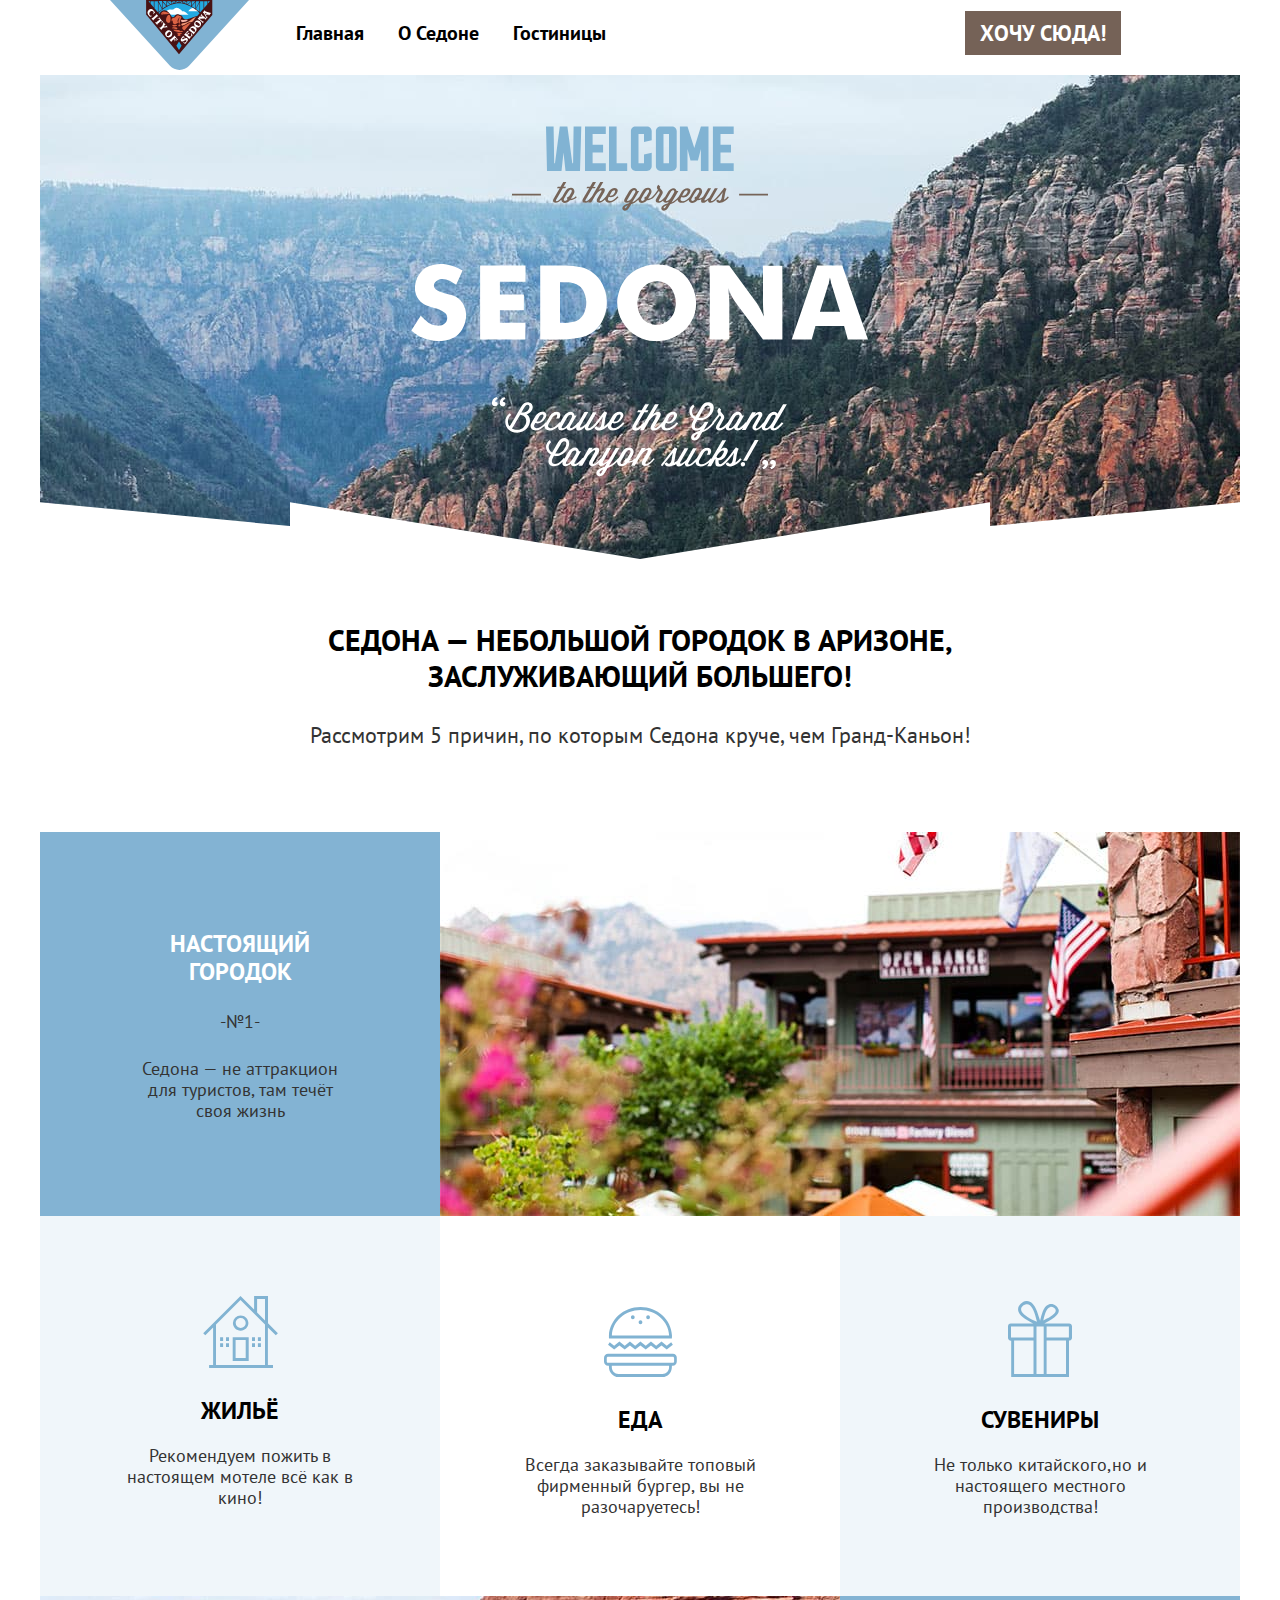
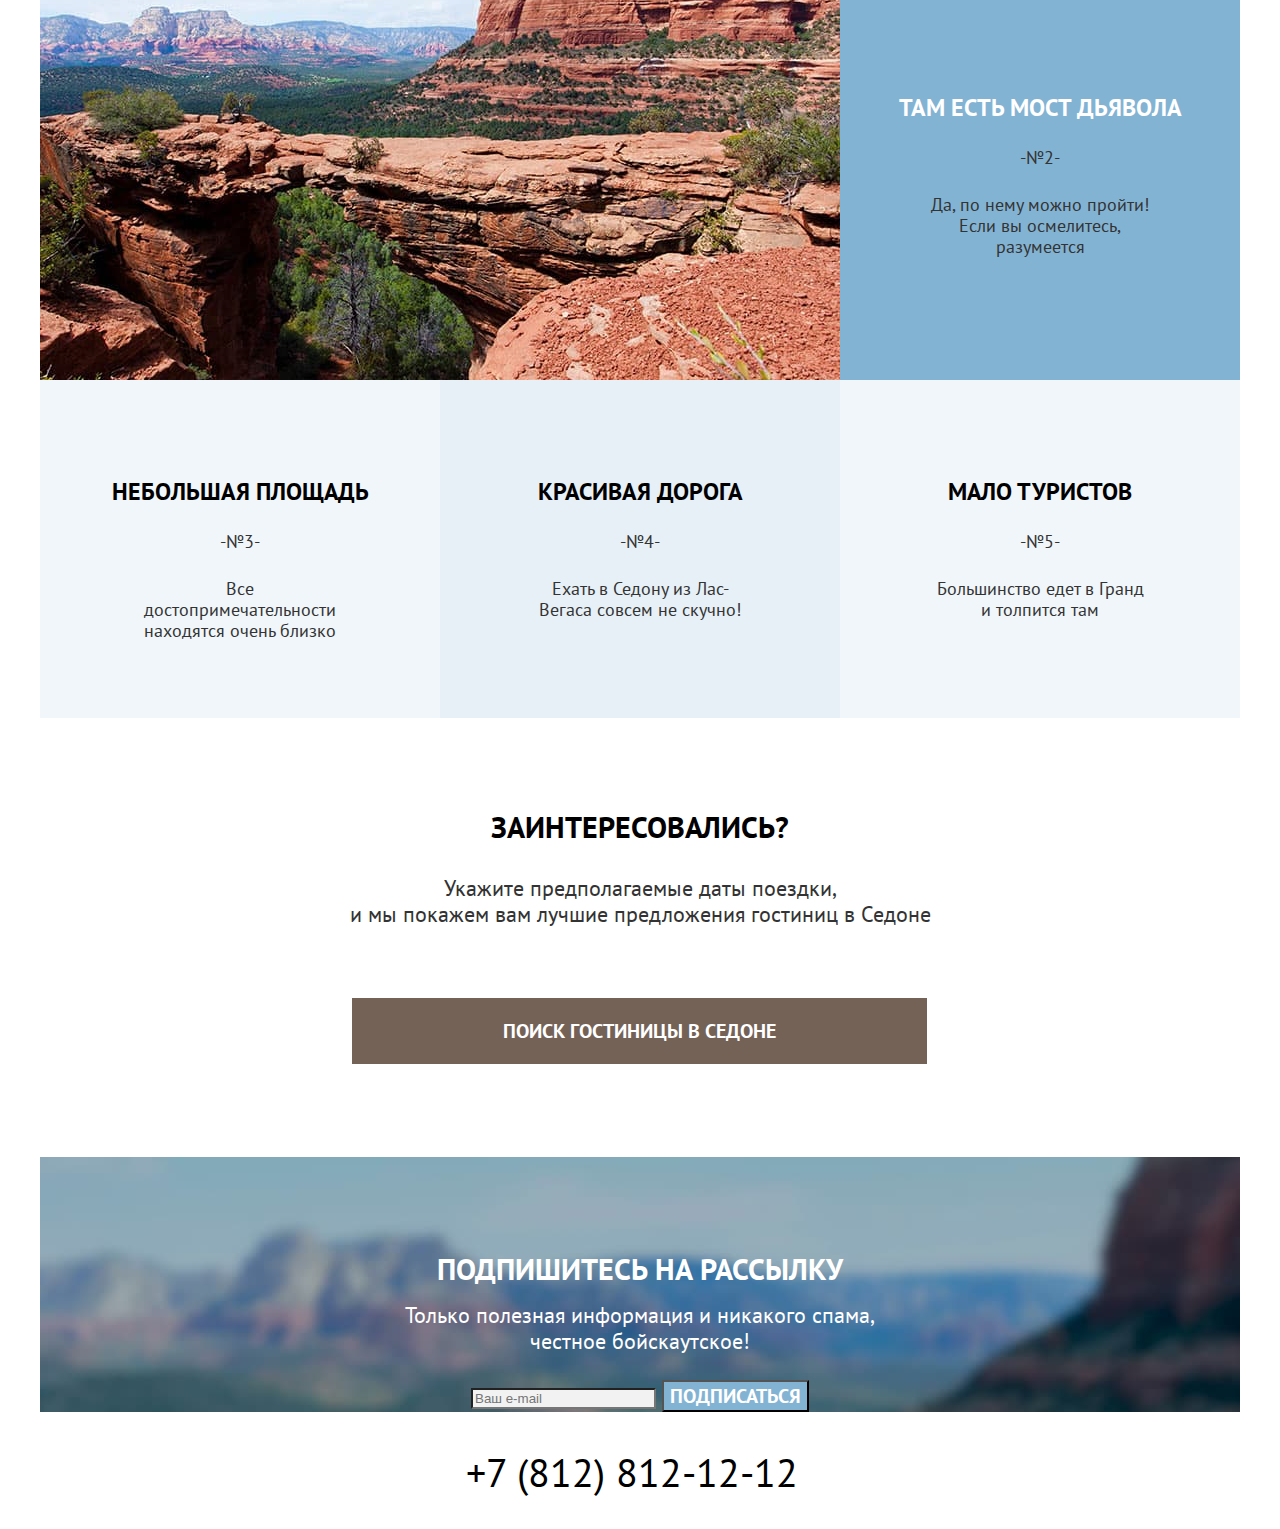
<file: 4/index.html>
<!DOCTYPE html>
<html lang="ru">
  <head>
    <meta charset="utf-8">
    <title>HTML Academy: Седона</title>
    <link rel="stylesheet" href="styles/styles.css">
    <base href="https://htmlacademy-htmlcss.github.io/1973093-sedona-33/4/">
</head>
  <body>
    <div class="wrapper">
    <header class="page-header">
      <nav class="navigation">
        <a class="navigation-logo" href="#">
          <img class="page-header-logo" src="images/logo/logo.svg" width="139" height="70" alt="Логотип сайта города Седона"> 
        </a>
        <ul class="navigation-list">
          <li class="navigation-item">
            <a class="navigation-link navigation-link-current" >Главная</a>
          </li>
          <li class="navigation-item">
            <a class="navigation-link" href="#">О Седоне</a>
          </li>
          <li class="navigation-item">
            <a class="navigation-link" href="catalog.html">Гостиницы</a>
          </li>
        </ul>
        <ul class="navigation-list navigation-user">
          <li class="navigation-item">
            <a class="navigation-link" href="#">
              <span class="visually-hidden">Поиск</span></a>
          </li>
          <li class="navigation-item">
            <a class="navigation-link" href="#">
              <span class="visually-hidden">Избранное</span></a>
          </li>
          <li class="navigation-item">
            <a class="navigation-link" href="#">
              <span class="want">Хочу сюда!</span>
            </a>
          </li>
        </ul>
      </nav>
    </header>
    <main class="main-container main-page">
      <div class="page-container">
        <h1 class="visually-hidden">Городок Седона</h1>
        <section class="first-screen">
          <img class="main-page-image" src="images/welcome.svg" width="1200" height="433" alt="Добро пожаловать">
        </section>
        <div class="presentation-sedona">
          <h2 class="presentation">Седона — небольшой городок в Аризоне, заслуживающий большего!</h2>
          <p class="paragraph">Рассмотрим 5 причин, по которым Седона круче, чем Гранд-Каньон!</p>
        </div>
        <section class="advantages">
          <div class="bright-color">
          <h2 class="advantages-number">Настоящий<br> городок</h2>
          <p class="advantages-paragraph-number">-№1-</p>
          <p class="advantages-paragraph">Седона — не аттракцион
              для туристов, там течёт своя жизнь</p>
          </div>
          <img class="foto" src="images/gallery/photo-1.jpg" width="800" height="384" alt="Фото улицы Седоны">
          <div class="advantages-item blue">
            <img class="logo-house" src="images/logo/logo-house.svg" width="75" height="72" alt="Логотип дома"> 
            <h3 class="advantages-title">Жильё</h3>
            <p class="pros">Рекомендуем пожить в настоящем мотеле
                  всё как в кино!</p>
          </div>
          <div class="advantages-item white">
            <img class="logo-food" src="images/logo/logo-burger.svg" width="73" height="70" alt="Логотип бургера"> 
            <h3 class="advantages-title">Еда</h3>
            <p class="pros">Всегда заказывайте топовый фирменный бургер,
                вы не разочаруетесь!</p>
          </div>
          <div class="advantages-item blue">
            <img class="logo-souvenir" src="images/logo/logo-present.svg" width="64" height="76" alt="Логотип подарка"> 
            <h3 class="advantages-title">Сувениры</h3>
            <p class="pros">Не только китайского,но и настоящего местного
                производства!</p>
          </div>  
          <img class="foto" src="images/gallery/photo-2.jpg" width="800" height="384" alt="Фото каньона">     
          <div class="bright-color">
            <h2 class="advantages-number">Там есть мост дьявола</h2>
            <p class="advantages-paragraph-number">-№2-</p>
            <p class="advantages-paragraph">Да, по нему можно пройти!
            Если вы осмелитесь, разумеется</p>
          </div>        
          <div class="middle-color">
            <h2 class="advantages-number">Небольшая площадь</h2>
            <p class="advantages-paragraph-number">-№3-</p>
            <p class="advantages-paragraph">Все достопримечательности
            находятся очень близко</p>
          </div>
          <div class="dim-color">
            <h2 class="advantages-number">Красивая дорога</h2>
            <p class="advantages-paragraph-number">-№4-</p>
            <p class="advantages-paragraph">Ехать в Седону из Лас-Вегаса
            совсем не скучно!</p>
          </div>
          <div class="middle-color">
            <h2 class="advantages-number">Мало туристов</h2>
            <p class="advantages-paragraph-number">-№5-</p>
            <p class="advantages-paragraph">Большинство едет в Гранд
            и толпится там</p>
          </div>
        </section>
        <section class="hotel-search">
          <h2 class="hotel-search-interest">Заинтересовались?</h2>
          <p class="paragraph-data">Укажите предполагаемые даты поездки,<br> и мы покажем вам лучшие предложения гостиниц в Седоне</p>
          <a class="hotel-search-link" href="#">Поиск гостиницы в Седоне</a>
        </section>
        <section class="distribution">
          <h2 class="distribution-subscription">Подпишитесь на рассылку</h2>
          <p class="paragraph-info">Только полезная информация и никакого спама,<br>
            честное бойскаутское!</p>
          <form name="appointment-form" action="https://echo.htmlacademy.ru/" method="post">
            <input class="e-mail" name="appointment-email" type="email" placeholder="Ваш e-mail">
            <button class="button" type="submit">Подписаться</button>
          </form>
        </section>
      </div>
    </main>
    <footer class="page-footer">
      <div class="page-footer-container">
        <section class="social">
          <ul class="social-networks">
            <li class="social-networks-item">
              <a class="social-networks-link" href="https://twitter.com/htmlacademy_ru">
                <span class="visually-hidden">Twitter</span>
              </a>
            </li>
            <li class="social-networks-item">
              <a class="social-networks-link" href="https://www.facebook.com/htmlacademy">
                <span class="visually-hidden">Facebook</span>
              </a>
            </li>
            <li class="social-networks-item">
              <a class="social-networks-link" href="https://www.youtube.com/c/HTMLAcademyRUS">
                <span class="visually-hidden">Youtube</span>
              </a>
            </li>
          </ul>
        </section>
        <section class="number">
          <a class="number-phone" href="tel:+78128121212">+7 (812) 812-12-12</a>
        </section>
        <section class="site">
          <a class="developer-site" href="https://htmlacademy.ru/">
            <span class="visually-hidden">Логотип разработчика</span>
          </a>
        </section>
      </div>
    </footer> 
    </div>   
  </body>
</html>
</file>
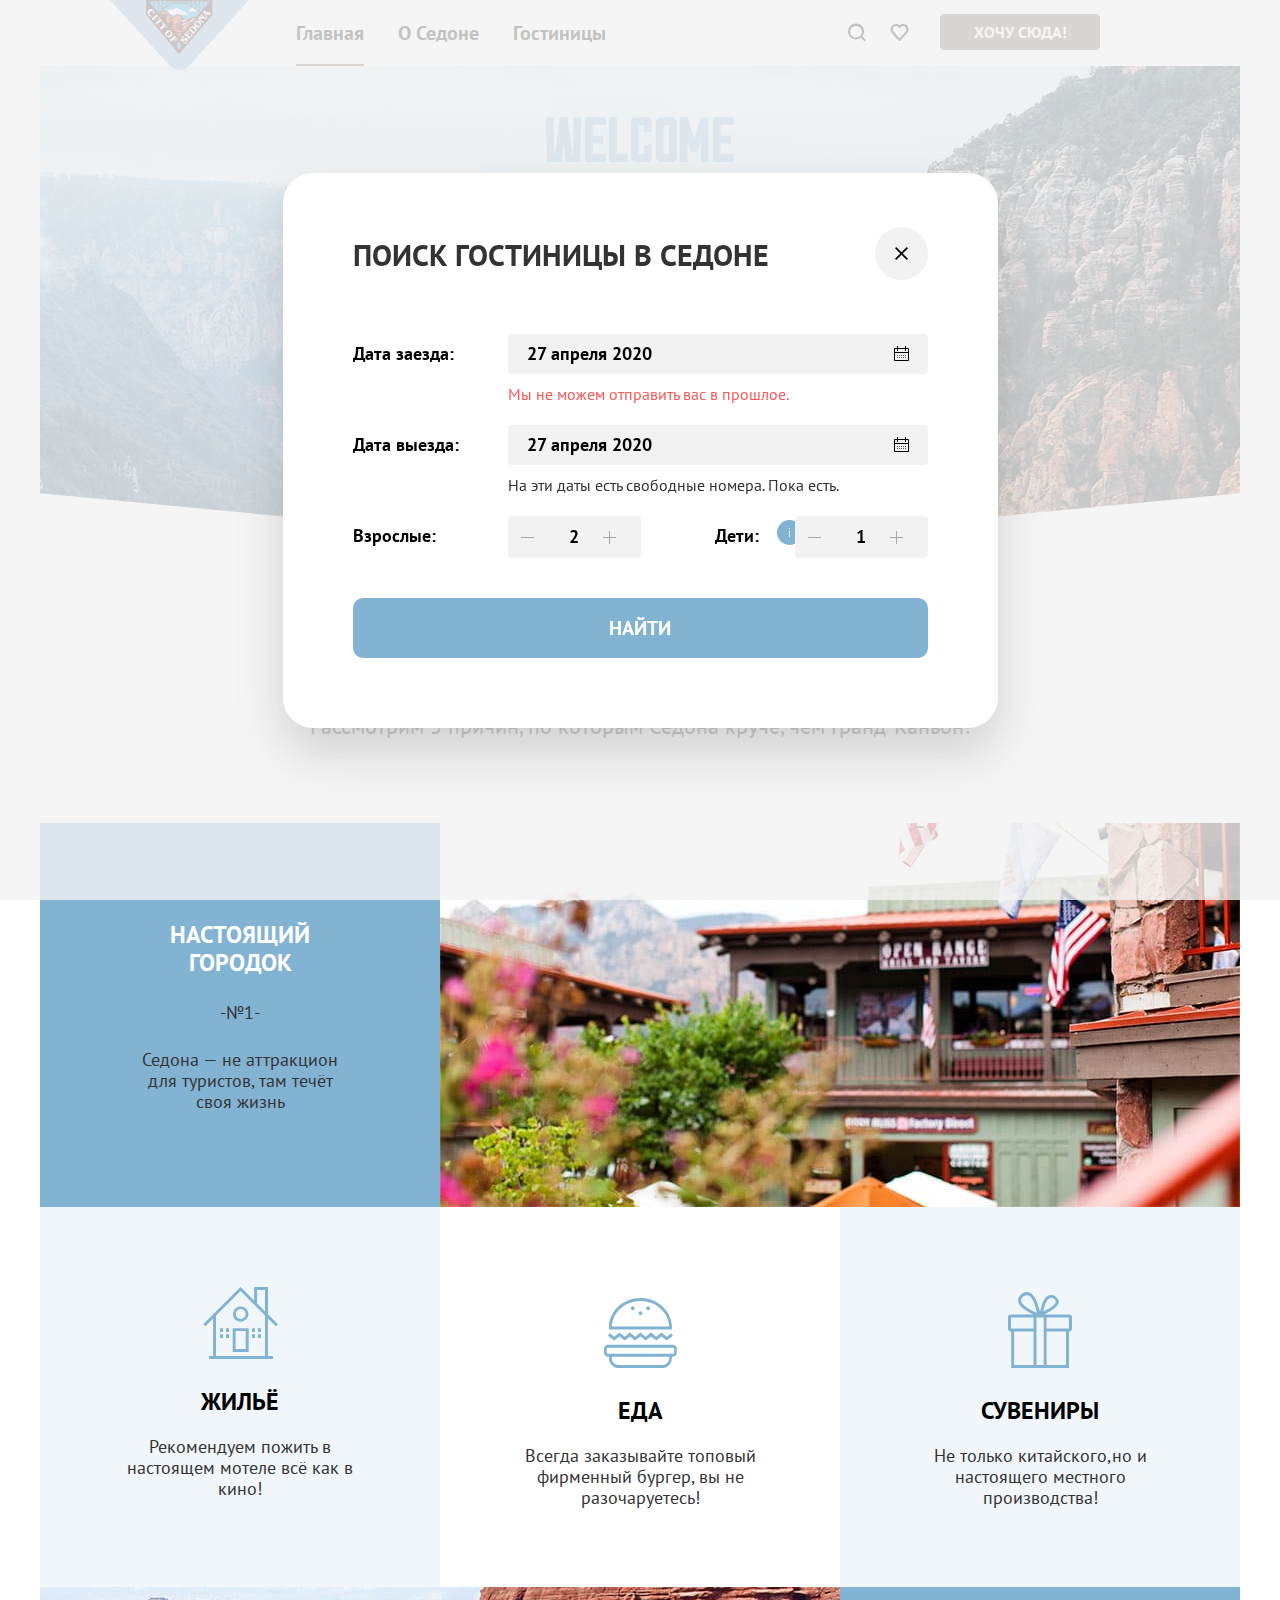
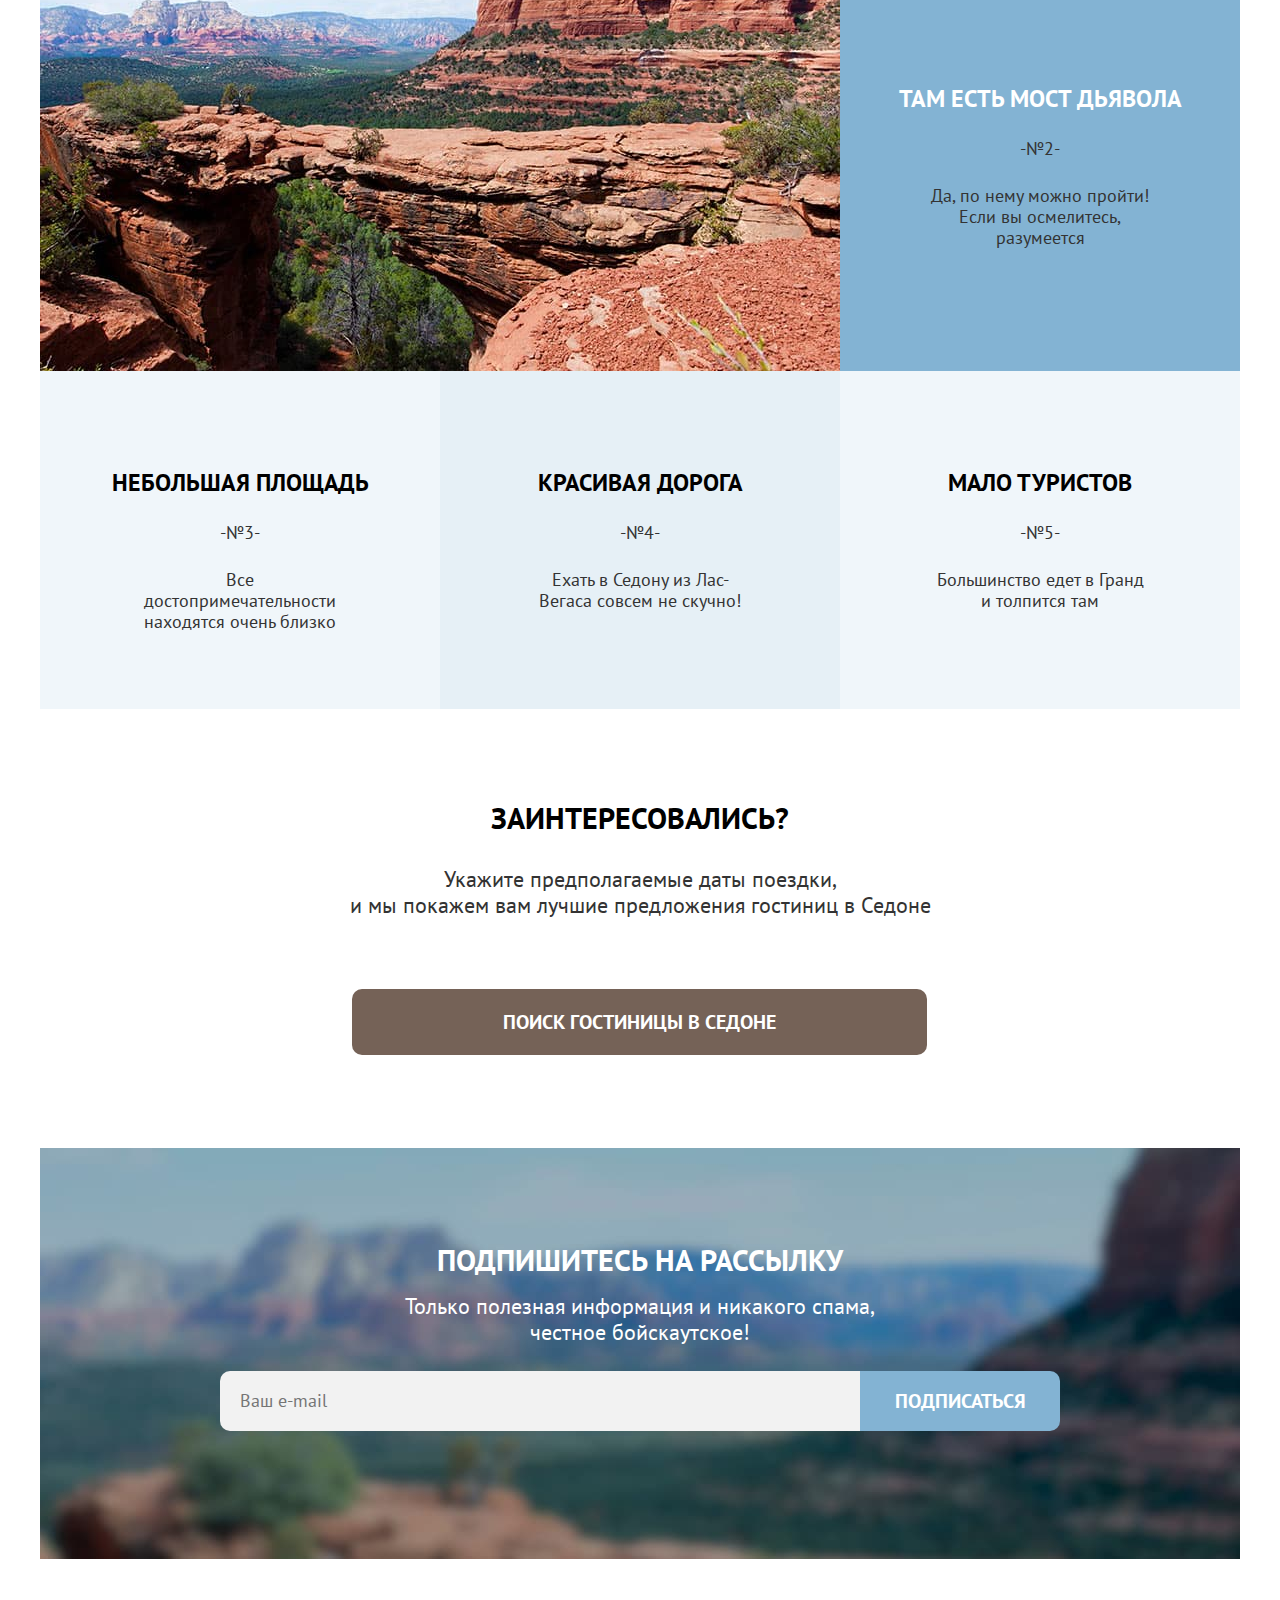
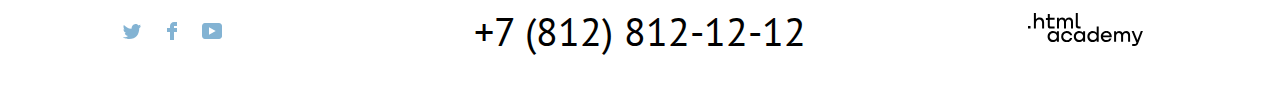
<file: 5/index.html>
<!DOCTYPE html>
<html lang="ru">
  <head>
    <meta charset="utf-8">
    <title>HTML Academy: Седона</title>
    <link rel="stylesheet" href="styles/styles.css">
    <base href="https://htmlacademy-htmlcss.github.io/1973093-sedona-33/5/">
</head>
  <body>
    <div class="wrapper">
      <header class="page-header">
        <nav class="navigation">
          <a class="navigation-logo" href="#">
            <img class="page-header-logo" src="images/logo/logo.svg" width="139" height="70" alt="Логотип сайта города Седона"> 
          </a>
          <ul class="navigation-list">
            <li class="navigation-item">
              <a class="navigation-link navigation-link-current" >Главная</a>
            </li>
            <li class="navigation-item">
              <a class="navigation-link" href="#">О Седоне</a>
            </li>
            <li class="navigation-item">
              <a class="navigation-link" href="catalog.html">Гостиницы</a>
            </li>
          </ul>
          <ul class="navigation-list navigation-user">
            <li class="navigation-item">
              <a class="navigation-link link-icon" href="#">
                <svg class="navigation-icon" aria-hidden="true" focusable="false" width="20" height="19" viewBox="0 0 20 19" fill="currentColor" xmlns="http://www.w3.org/2000/svg">
                  <path d="m19.03 17.05-3.71-3.7c1-1.3 1.7-3 1.7-4.9 0-4.4-3.61-8-8.02-8a8.12 8.12 0 0 0-8.03 8.1c0 4.4 3.61 8 8.03 8 1.8 0 3.5-.6 4.91-1.7l3.71 3.7 1.4-1.5ZM9 14.55c-3.31 0-6.02-2.7-6.02-6a6.03 6.03 0 0 1 12.03 0c0 3.3-2.7 6-6.01 6Z"/>
                </svg>
                <span class="visually-hidden">Поиск</span></a>
            </li>
            <li class="navigation-item">
              <a class="navigation-link link-icon" href="#">
                <svg class="navigation-icon" width="19" height="17" viewBox="0 0 19 17" fill="currentColor" xmlns="http://www.w3.org/2000/svg">
                  <path d="M9.44 17c-.3 0-.6-.1-.8-.4-5.41-6.1-6.72-7.5-7.02-7.9A5.4 5.4 0 0 1 6.03 0c1.3 0 2.51.5 3.51 1.3a5.47 5.47 0 0 1 9.03 4.1c0 1.3-.5 2.5-1.3 3.4l-7.02 7.9c-.2.2-.4.3-.8.3ZM3.43 7.5c.3.4 3.5 4 6.11 6.9l6.22-7c.5-.5.7-1.2.7-2 0-1.8-1.5-3.3-3.3-3.3-1 0-2.01.5-2.71 1.3-.3.3-.6.4-.9.4-.3 0-.6-.2-.8-.4a3.7 3.7 0 0 0-2.72-1.3c-1.8 0-3.3 1.5-3.3 3.3-.1.9.3 1.6.7 2.1-.1 0-.1 0 0 0Z"/>
              </svg>
                <span class="visually-hidden">Избранное</span>
              </a>
            </li>
          </ul>
          <div class="navigation-item-button">
            <a class="navigation-link-button" href="#">Хочу сюда!</a>
          </div>
        </nav>
      </header>
      <main class="main-container main-page">
        <div class="page-container">
          <h1 class="visually-hidden">Городок Седона</h1>
          <section class="first-screen">
            <img class="main-page-image" src="images/welcome.svg" width="1200" height="433" alt="Добро пожаловать">
          </section>
          <div class="presentation-sedona">
            <h2 class="presentation">Седона — небольшой городок в Аризоне, заслуживающий большего!</h2>
            <p class="paragraph">Рассмотрим 5 причин, по которым Седона круче, чем Гранд-Каньон!</p>
          </div>
          <section class="advantages">
            <div class="bright-color">
            <h2 class="advantages-number">Настоящий<br> городок</h2>
            <p class="advantages-paragraph-number">-№1-</p>
            <p class="advantages-paragraph">Седона — не аттракцион
                для туристов, там течёт своя жизнь</p>
            </div>
            <img class="foto" src="images/gallery/photo-1.jpg" width="800" height="384" alt="Фото улицы Седоны">
            <div class="advantages-item blue">
              <img class="logo-house" src="images/logo/logo-house.svg" width="75" height="72" alt="Логотип дома"> 
              <h3 class="advantages-title">Жильё</h3>
              <p class="pros">Рекомендуем пожить в настоящем мотеле
                    всё как в кино!</p>
            </div>
            <div class="advantages-item white">
              <img class="logo-food" src="images/logo/logo-burger.svg" width="73" height="70" alt="Логотип бургера"> 
              <h3 class="advantages-title">Еда</h3>
              <p class="pros">Всегда заказывайте топовый фирменный бургер,
                  вы не разочаруетесь!</p>
            </div>
            <div class="advantages-item blue">
              <img class="logo-souvenir" src="images/logo/logo-present.svg" width="64" height="76" alt="Логотип подарка"> 
              <h3 class="advantages-title">Сувениры</h3>
              <p class="pros">Не только китайского,но и настоящего местного
                  производства!</p>
            </div>  
            <img class="foto" src="images/gallery/photo-2.jpg" width="800" height="384" alt="Фото каньона">     
            <div class="bright-color">
              <h2 class="advantages-number">Там есть мост дьявола</h2>
              <p class="advantages-paragraph-number">-№2-</p>
              <p class="advantages-paragraph">Да, по нему можно пройти!
              Если вы осмелитесь, разумеется</p>
            </div>        
            <div class="middle-color">
              <h2 class="advantages-number">Небольшая площадь</h2>
              <p class="advantages-paragraph-number">-№3-</p>
              <p class="advantages-paragraph">Все достопримечательности
              находятся очень близко</p>
            </div>
            <div class="dim-color">
              <h2 class="advantages-number">Красивая дорога</h2>
              <p class="advantages-paragraph-number">-№4-</p>
              <p class="advantages-paragraph">Ехать в Седону из Лас-Вегаса
              совсем не скучно!</p>
            </div>
            <div class="middle-color">
              <h2 class="advantages-number">Мало туристов</h2>
              <p class="advantages-paragraph-number">-№5-</p>
              <p class="advantages-paragraph">Большинство едет в Гранд
              и толпится там</p>
            </div>
          </section>
          <section class="hotel-search">
            <h2 class="hotel-search-interest">Заинтересовались?</h2>
            <p class="paragraph-data">Укажите предполагаемые даты поездки,<br> и мы покажем вам лучшие предложения гостиниц в Седоне</p>
            <a class="hotel-search-link" href="#">Поиск гостиницы в Седоне</a>
          </section>
          <section class="distribution">
            <h2 class="distribution-subscription">Подпишитесь на рассылку</h2>
            <p class="paragraph-info">Только полезная информация и никакого спама,<br>
              честное бойскаутское!</p>
            <form class="news-form" name="appointment-form" action="https://echo.htmlacademy.ru/" method="post">
              <input class="e-mail" name="appointment-email" type="email" placeholder="Ваш e-mail">
              <button class="form-button button" type="submit">Подписаться</button>
            </form>
          </section>
        </div>
      </main>
      <footer class="page-footer">
        <div class="page-footer-container">
          <section class="social">
            <ul class="social-networks">
              <li class="social-networks-item">
                <a class="social-networks-link" href="https://twitter.com/htmlacademy_ru">
                  <svg aria-hidden="true" focusable="false" width="18" height="15" viewBox="0 0 18 15" fill="currentColor" xmlns="http://www.w3.org/2000/svg">
                    <path d="M11.6.2c1.8-.5 3.2.3 3.8 1.2.7-.2 1.4-.5 2.1-.7 0 .9-.6 1.5-.9 1.8.7.1 1.4-.6 1.4-.6-.2 1-1.1 1.8-1.7 2C16.1 10.7 13 15.1 5.7 15h-.5c-.4 0-4.4-.5-5.2-1.9 2.4.2 4.1-.4 5-1.2-1-.3-2.9-.4-3.2-2.9.4.1.6.2 1.3.1C1.8 8.3.4 7.5.5 5.3c.3.3 1.1.5 1.4.5C1.1 5.6-.2 2.5.9.9c1.9 1.9 4 3.6 7.6 3.8C8.7 2.3 9.7.8 11.6.2Z"/>
                  </svg>
                  <span class="visually-hidden">Twitter</span>
                </a>
              </li>
              <li class="social-networks-item">
                <a class="social-networks-link" href="https://www.facebook.com/htmlacademy">
                  <svg aria-hidden="true" focusable="false" width="10" height="18" viewBox="0 0 10 18" fill="currentColor" xmlns="http://www.w3.org/2000/svg">
                    <path d="M7 0C4.8 0 3 1.8 3 4v2H0v4h3v8h4v-8h3V6H7V4h3V0H7Z"/>
                  </svg>
                  <span class="visually-hidden">Facebook</span>
                </a>
              </li>
              <li class="social-networks-item">
                <a class="social-networks-link" href="https://www.youtube.com/c/HTMLAcademyRUS">
                  <svg aria-hidden="true" focusable="false" width="20" height="16" viewBox="0 0 20 16" fill="currentColor" xmlns="http://www.w3.org/2000/svg"><g clip-path="url(#a)">
                    <path d="M17 0H2.9C1.2 0 0 1.5 0 3.2v9.5C0 14.5 1.2 16 2.9 16h14.3c1.5 0 2.9-1.5 2.9-3.2V3.2C19.9 1.5 18.7 0 17 0ZM7 11.8V4.2L13.7 8 7 11.8Z"/></g><defs><clipPath id="a"><path fill="#fff" d="M0 0h20v16H0z"/></clipPath></defs>
                  </svg>
                  <span class="visually-hidden">Youtube</span>
                </a>
              </li>
            </ul>
          </section>
          <section class="number">
            <a class="number-phone" href="tel:+78128121212">+7 (812) 812-12-12</a>
          </section>
          <section class="site">
            <a class="developer-site" href="https://htmlacademy.ru/">
              <svg class="salut" aria-hidden="true" focusable="false" width="115" height="34" viewBox="0 0 115 34" fill="currentColor" xmlns="http://www.w3.org/2000/svg">
                <path d="M0 12.9v2.6h2.5v-2.6H0ZM11.6 4.5c-1.6 0-2.8.7-3.6 1.7h-.1V0h-2v15.5h2v-5.3c0-2.1 1.3-3.6 3.3-3.6 1.8 0 2.9 1.4 2.9 3.2v5.7h2V9.4c.1-3-1.8-4.9-4.5-4.9ZM26.6 4.8h-4.8V1.1h-2v3.8h-1.9v2h1.9v6c0 1.7 1 2.7 2.7 2.7h4.1v-2h-3.7c-.7 0-1.1-.4-1.1-1.1V6.8h4.8v-2ZM41.1 4.6c-1.6 0-2.9.8-3.5 2.1h-.1c-.6-1.2-1.8-2.1-3.4-2.1-1.4 0-2.5.8-3.1 1.8h-.1V4.8H29v10.6h2V10c0-2 1-3.5 2.6-3.5 1.5 0 2.4 1 2.4 2.6v6.3h2V9.8c0-2.4 1.4-3.3 2.6-3.3 1.5 0 2.4 1 2.4 2.6v6.3h2V8.9c.1-2.5-1.4-4.3-3.9-4.3ZM47.8 12.7c0 1.7 1 2.7 2.8 2.7h2v-2h-1.7c-.7 0-1.1-.4-1.1-1.1V0h-2v12.7ZM28.9 19.7c-.9-1.1-2.2-1.8-3.9-1.8-3.1 0-5.4 2.3-5.4 5.6s2.3 5.6 5.4 5.6c1.8 0 3-.8 3.8-1.9h.1v1.6h2V18.2h-2v1.5Zm-3.6 7.4c-2.2 0-3.6-1.6-3.6-3.6s1.4-3.6 3.6-3.6 3.6 1.6 3.6 3.6c0 1.9-1.4 3.6-3.6 3.6ZM44.2 22c-.5-2.4-2.6-4.1-5.4-4.1a5.4 5.4 0 0 0-5.6 5.6c0 3.1 2.2 5.6 5.6 5.6 2.8 0 4.9-1.8 5.4-4.2h-2.1a3.4 3.4 0 0 1-3.3 2.3c-2.2 0-3.6-1.6-3.6-3.6s1.4-3.6 3.6-3.6c1.6 0 2.8 1 3.3 2.2h2.1V22ZM55.1 19.7c-.9-1.1-2.2-1.8-3.9-1.8-3.1 0-5.4 2.3-5.4 5.6s2.3 5.6 5.4 5.6c1.8 0 3-.8 3.8-1.9h.1v1.6h2V18.2h-2v1.5Zm-3.6 7.4c-2.2 0-3.6-1.6-3.6-3.6s1.4-3.6 3.6-3.6 3.6 1.6 3.6 3.6c0 1.9-1.5 3.6-3.6 3.6ZM68.7 19.8c-.9-1.1-2.2-1.9-3.9-1.9-3.1 0-5.4 2.3-5.4 5.6s2.2 5.6 5.4 5.6c1.7 0 3-.8 3.8-1.8h.1v1.5h2V13.4h-2v6.4Zm-3.6 7.3c-2.2 0-3.6-1.6-3.6-3.6s1.4-3.6 3.6-3.6 3.6 1.6 3.6 3.6c-.1 2-1.5 3.6-3.6 3.6ZM78.3 17.9c-3.3 0-5.5 2.5-5.5 5.6 0 3 2.1 5.6 5.5 5.6 2.5 0 4.5-1.3 5.2-3.6h-2.1c-.5 1-1.6 1.6-3 1.6-1.9 0-3.3-1.3-3.4-2.9h8.8c.2-3.6-2-6.3-5.5-6.3Zm0 1.9c1.7 0 3 1 3.3 2.6h-6.5c.3-1.5 1.5-2.6 3.2-2.6ZM98.2 17.9c-1.6 0-2.9.8-3.6 2h-.1c-.6-1.2-1.8-2-3.4-2-1.4 0-2.5.7-3.1 1.8v-1.5h-1.9v10.6h2v-5.4c0-2 1-3.4 2.6-3.5 1.5 0 2.4 1 2.4 2.6v6.3h2v-5.6c0-2.4 1.4-3.3 2.6-3.3 1.5 0 2.4 1 2.4 2.6v6.3h2v-6.5c.1-2.6-1.4-4.4-3.9-4.4ZM109.4 27l-3.6-8.9h-2.2l4.8 11.6c-.3.9-.7 1.2-1.7 1.2h-2.5v2h2.5c1.8 0 2.8-.8 3.5-2.6l4.7-12.2h-2.1l-3.4 8.9Z"/>
              </svg>
              <span class="visually-hidden">Логотип разработчика</span>
            </a>
          </section>
        </div>
      </footer>
      <div class="modal-container modal-container-close">
        <div class="modal modal-search">
          <h2 class="modal-title">Поиск гостиницы в Седоне</h2>
          <button class="modal-close-button">
            <svg class="close" width="13" height="13" viewBox="0 0 13 13" fill="currentColor" xmlns="http://www.w3.org/2000/svg">
              <path aria-hidden="true" focusable="false" d="M13 1.2 11.8 0 6.5 5.3 1.2 0 0 1.2l5.3 5.3L0 11.8 1.2 13l5.3-5.3 5.3 5.3 1.2-1.2-5.3-5.3L13 1.2Z"/>
            </svg>
            <span class="visually-hidden">Закрыть</span>
          </button>
          <section class="modal-content">
            <div class="modal-line">
              <label class="modal-text">Дата заезда:</label>
              <input class="modal-input" type="text" value="27 апреля 2020">
              <span class="entry">Мы не можем отправить вас в прошлое.</span>
            </div>
            <div class="modal-line">
              <label class="modal-text">Дата выезда:</label>
              <input class="modal-input" type="text" value="27 апреля 2020">
              <span class="departure">На эти даты есть свободные номера. Пока есть.</span>
            </div>
            <div class="quantity-people">
              <label class="modal-text">Взрослые:</label>
              <div class="container-minus-plus">
                <input class="modal-input-quantity" type="text" value="2">
                <span class="minus-plus"></span>
              </div>
            </div>
            <div class="quantity-child">
              <span class="text-range">
                <label class="text-range">Дети:</label>
                <span class="tooltip">
                  <button class="tooltip-toggle" type="button" aria-labelledby="tooltip-label">
                    <svg  class="tooltip-icon" width="25" height="25" viewBox="0 0 25 25" fill="currentColor" xmlns="http://www.w3.org/2000/svg">
                      <circle class="tooltip-circle" cx="12.5" cy="12.5" r="12.5" fill="currentColor"/>
                      <g clip-path="url(#clip0_34622_200)">
                      <path d="M12 17H13V11H12V17Z"/>
                      <path d="M13 8H12V9H13V8Z"/>
                      </g>
                      <defs>
                      <clipPath id="clip0_34622_200">
                      <rect width="1" height="9" transform="translate(12 8)"/>
                      </clipPath>
                      </defs>
                      </svg>                      
                  </button>
                  <span class="tooltip-text" role="tooltip" id="tooltip-label">Укажите количество детей, которые будут с вами, возраст которых от 6 до 18 лет. 
                    Дети до 6 лет размещаются бесплатно.</span>
                </span>
              </span>
              <div class="container-minus-plus">
                <input class="modal-input-quantity" type="text" value="1">
                <span class="minus-plus"></span>
              </div>
            </div>
            <button type="button" class="modal-button">Найти</button>
          </section>
        </div>
      </div> 
    </div>   
  </body>
</html>
</file>
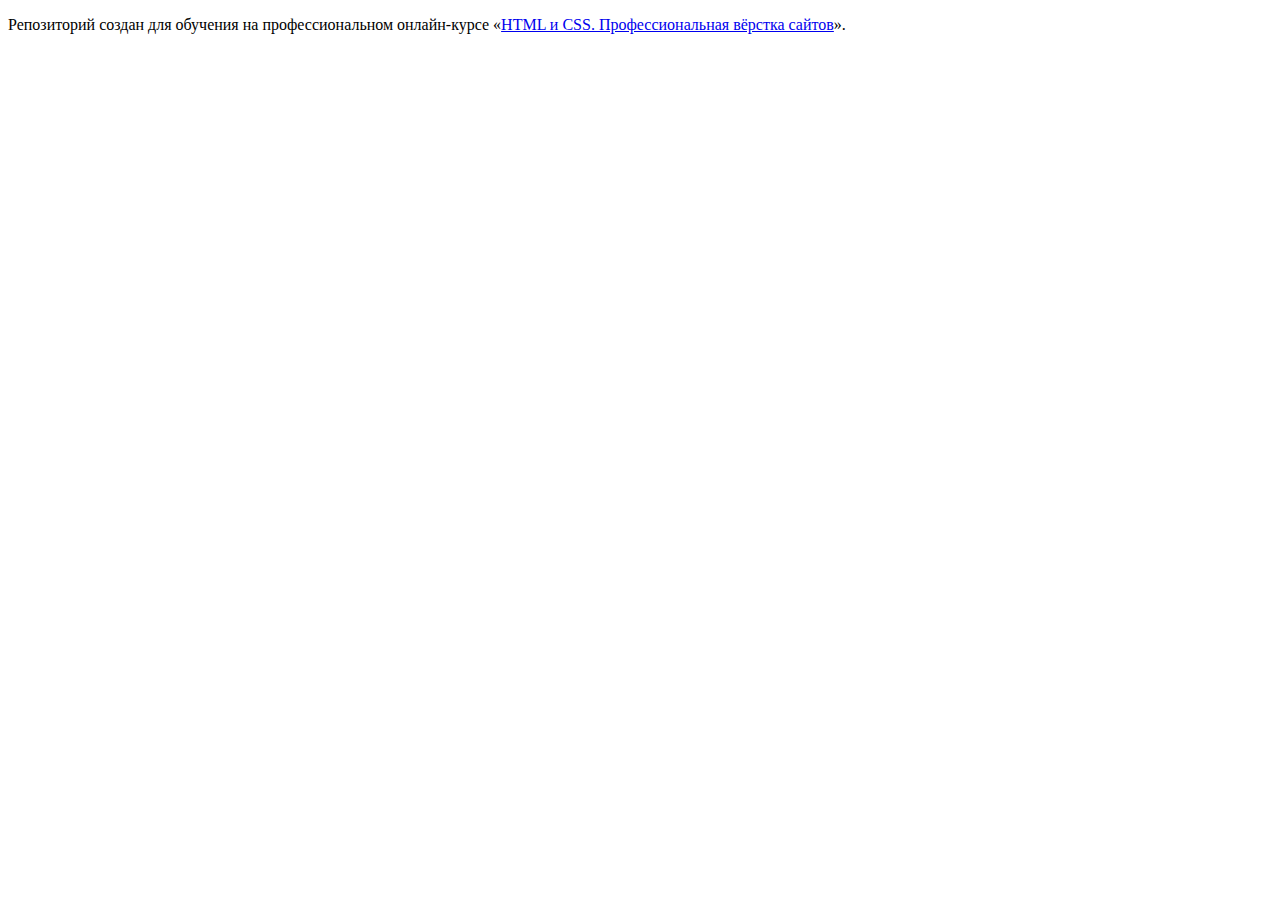
<file: master/index.html>
<!DOCTYPE html>
<html lang="ru">
  <head>
    <meta charset="utf-8">
    <title>HTML Academy: Седона</title>
    <base href="https://htmlacademy-htmlcss.github.io/1973093-sedona-33/master/">
</head>
  <body>

    <p>Репозиторий создан для обучения на профессиональном онлайн‑курсе «<a href="https://htmlacademy.ru/intensive/htmlcss">HTML и CSS. Профессиональная вёрстка сайтов</a>».</p>

  </body>
</html>
</file>
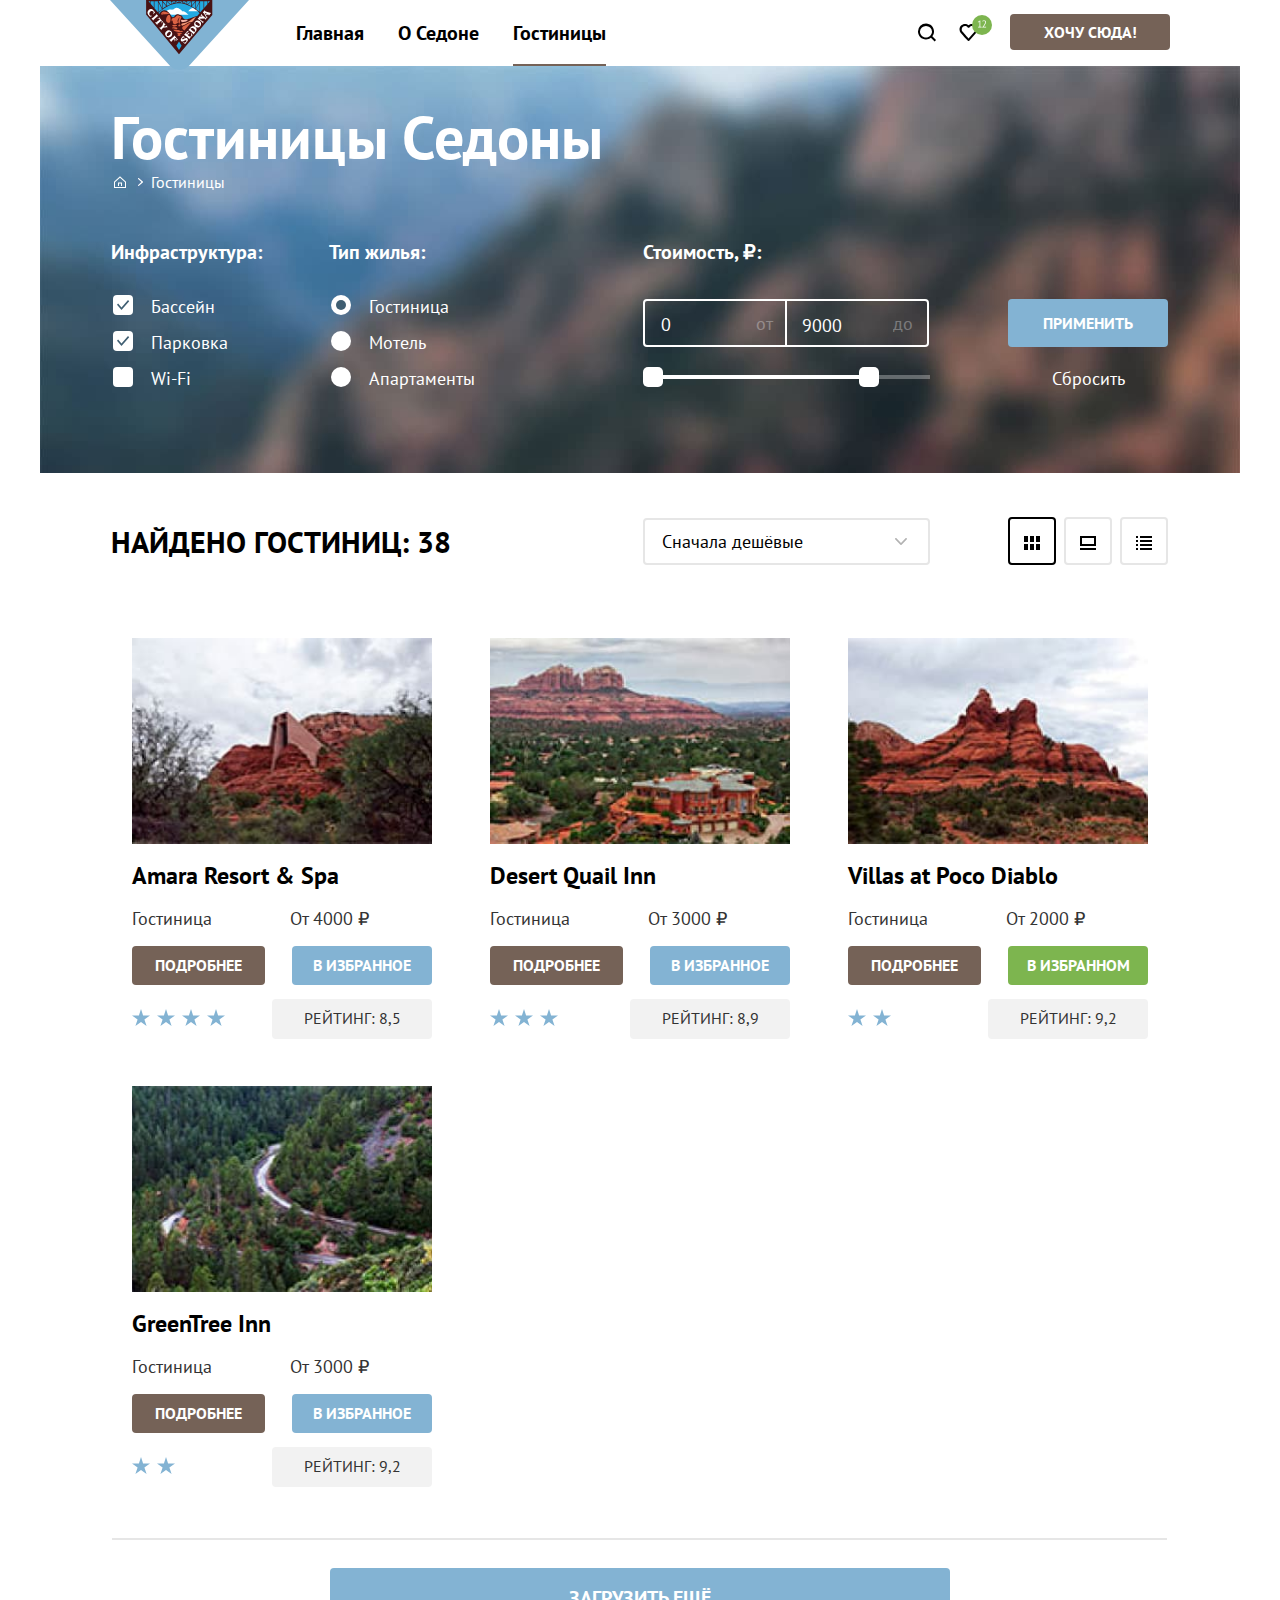
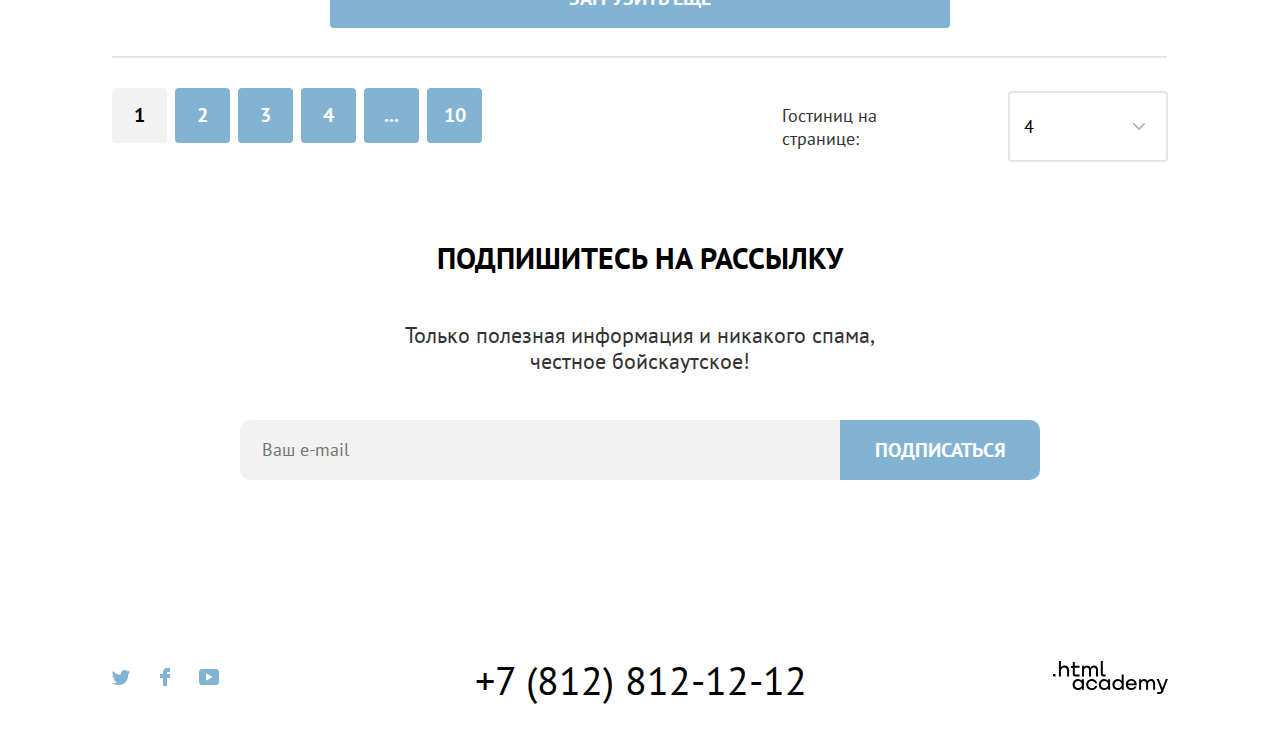
<file: catalog.html>
<!DOCTYPE html>
<html lang="ru">
  <head>
    <meta charset="utf-8">
    <title>HTML Academy: Седона</title>
    <link rel="stylesheet" href="styles/styles.css">
    <link rel="icon" href="./images/logo/favicon.png" type="image/x-icon">
  </head>
  <body>
    <div class="wrapper">
      <header class="page-header">
        <nav class="navigation">
          <a class="navigation-logo" href="index.html">
            <img class="page-header-logo" src="images/logo/logo.svg" width="139" height="70" alt="Логотип сайта города Седона."> 
          </a>
          <ul class="navigation-list">
            <li class="navigation-item">
              <a class="navigation-link" href="index.html">Главная</a>
            </li>
            <li class="navigation-item">
              <a class="navigation-link" href="#">О Седоне</a>
            </li>
            <li class="navigation-item">
              <a class="navigation-link navigation-link-current">Гостиницы</a>
            </li>
          </ul>
          <ul class="navigation-list navigation-user">
            <li class="navigation-item">
              <a class="navigation-link link-icon" href="#">
                <svg class="navigation-icon" aria-hidden="true" focusable="false" width="20" height="19" viewBox="0 0 20 19" fill="currentColor" xmlns="http://www.w3.org/2000/svg">
                  <path d="m19.03 17.05-3.71-3.7c1-1.3 1.7-3 1.7-4.9 0-4.4-3.61-8-8.02-8a8.12 8.12 0 0 0-8.03 8.1c0 4.4 3.61 8 8.03 8 1.8 0 3.5-.6 4.91-1.7l3.71 3.7 1.4-1.5ZM9 14.55c-3.31 0-6.02-2.7-6.02-6a6.03 6.03 0 0 1 12.03 0c0 3.3-2.7 6-6.01 6Z"/>
                </svg>
                <span class="visually-hidden">Поиск.</span></a>
            </li>
            <li class="navigation-item">
              <a class="navigation-link link-icon" href="#">
                <svg class="navigation-icon heart" width="33" height="26" viewBox="0 0 33 26" fill="currentColor" xmlns="http://www.w3.org/2000/svg">
                  <path d="M9.44381 26C9.14296 26 8.84211 25.9 8.64154 25.6C3.22622 19.5 1.92253 18.1 1.62168 17.7C0.91969 16.8 0.518555 15.6 0.518555 14.4C0.518555 11.4 2.92537 9 6.03417 9C7.33785 9 8.54126 9.5 9.5441 10.3C10.5469 9.5 11.8506 9 13.054 9C16.0625 9 18.5696 11.4 18.5696 14.4C18.5696 15.7 18.0682 16.9 17.266 17.8L10.2461 25.7C10.0455 25.9 9.84495 26 9.44381 26ZM3.42679 16.5C3.72764 16.9 6.93672 20.5 9.5441 23.4L15.7617 16.4C16.2631 15.9 16.4637 15.2 16.4637 14.4C16.4637 12.6 14.9594 11.1 13.1543 11.1C12.1515 11.1 11.1486 11.6 10.4467 12.4C10.1458 12.7 9.84495 12.8 9.5441 12.8C9.24325 12.8 8.9424 12.6 8.74183 12.4C8.03984 11.6 7.037 11.1 6.03417 11.1C4.22906 11.1 2.7248 12.6 2.7248 14.4C2.62452 15.3 3.02565 16 3.42679 16.5C3.3265 16.5 3.3265 16.5 3.42679 16.5Z"/>
                  <rect x="13" width="20" height="20" rx="10" fill="#7DB54F"/>
                  <path d="M19.1309 11.76H20.5309V6.92L20.6309 6.33L20.2309 6.8L19.1309 7.59L18.7509 7.08L20.9509 5.38H21.3109V11.76H22.6809V12.5H19.1309V11.76ZM26.9601 7.09C26.9601 7.44333 26.8934 7.80667 26.7601 8.18C26.6334 8.54667 26.4634 8.91667 26.2501 9.29C26.0434 9.66333 25.8101 10.03 25.5501 10.39C25.2901 10.7433 25.0301 11.08 24.7701 11.4L24.2801 11.83V11.87L24.9201 11.76H27.1001V12.5H23.1201V12.21C23.2668 12.0567 23.4434 11.8667 23.6501 11.64C23.8568 11.4133 24.0701 11.1633 24.2901 10.89C24.5168 10.61 24.7368 10.3167 24.9501 10.01C25.1701 9.69667 25.3668 9.38 25.5401 9.06C25.7201 8.74 25.8634 8.42333 25.9701 8.11C26.0768 7.79667 26.1301 7.5 26.1301 7.22C26.1301 6.89333 26.0368 6.62333 25.8501 6.41C25.6634 6.19 25.3801 6.08 25.0001 6.08C24.7468 6.08 24.5001 6.13333 24.2601 6.24C24.0201 6.34 23.8134 6.45667 23.6401 6.59L23.3101 6.02C23.5434 5.82 23.8201 5.66333 24.1401 5.55C24.4601 5.43667 24.8034 5.38 25.1701 5.38C25.4568 5.38 25.7101 5.42333 25.9301 5.51C26.1501 5.59 26.3368 5.70667 26.4901 5.86C26.6434 6.01333 26.7601 6.19667 26.8401 6.41C26.9201 6.61667 26.9601 6.84333 26.9601 7.09Z" fill="white"/>
                </svg>
                <span class="visually-hidden">Избранное.</span>
              </a>
            </li>
          </ul>
          <div class="navigation-item-button">
            <a class="navigation-link-button" href="#">Хочу сюда!</a>
          </div>
        </nav>
      </header>
      <main class="main-catalog main-container">
        <div class="catalog-service">
          <header class="catalog-header">
            <h1 class="catalog-header-title">Гостиницы Седоны</h1>
            <ul class="breadcrumbs">
              <li class="breadcrumbs-item-main">
                  <a class="breadcrumbs-link link-main" href="index.html">
                    <svg class="breadcrumbs-link-main" aria-hidden="true" focusable="false" width="12" height="12" viewBox="0 0 12 12" fill="none" xmlns="http://www.w3.org/2000/svg">
                      <path d="M6 .3 0 5.8V12h12V5.8L6 .3ZM11 11H1V6.2l5-4.5 5 4.5V11Z" fill="#fff"/><path d="M4 10h1V7.5h2V10h1V6.5H4V10Z" fill="#fff"/>
                    </svg>
                    <span class="visually-hidden">Главная.</span>
                  </a>
              </li>
              <li class="breadcrumbs-item-main">
                <a class="breadcrumbs-link">Гостиницы</a>
              </li>
            </ul>
          </header>
          <section class="services">
            <h2 class="visually-hidden" hidden>Список услуг с фильтрами.</h2>
            <form class="filter-group" action="https://echo.htmlacademy.ru/" method="get">
              <fieldset class="catalog-filter-group">
                <legend class="catalog-filter-title">Инфраструктура:</legend>
                <ul class="filter-list">
                  <li class="filter-item">
                    <label class="infrasructure">
                      <input class="visually-hidden infrasructure-input" type="checkbox" name="pool" checked>
                      <span class="infrasructure-mark"></span>
                      <span class="infrasructure-label">Бассейн</span>
                    </label>
                  </li>
                  <li class="filter-item">
                    <label class="infrasructure">
                      <input class="visually-hidden infrasructure-input" type="checkbox" name="parking" checked>
                      <span class="infrasructure-mark"></span>
                      <span class="infrasructure-label">Парковка</span>
                    </label>
                  </li>
                  <li class="filter-item">
                    <label class="infrasructure">
                      <input class="visually-hidden infrasructure-input" type="checkbox" name="wi-fi">
                      <span class="infrasructure-mark"></span>
                      <span class="infrasructure-label">Wi-Fi</span>
                    </label>
                  </li>
                </ul>
              </fieldset>
              <fieldset class="catalog-filter-type">
                <legend class="catalog-filter-title">Тип жилья:</legend>
                <ul class="filter-list">
                    <li class="filter-item">
                        <label class="type-of-housing">
                            <input class="visually-hidden infrasructure-input" type="radio" name="type-of-housing" value="hotel" checked>
                            <span class="type-of-housing-mark"></span>
                            <span class="type-of-housing-label">Гостиница</span>
                        </label>
                    </li>
                    <li class="filter-item">
                        <label class="type-of-housing">
                            <input class="visually-hidden infrasructure-input" type="radio" name="type-of-housing" value="motel">
                            <span class="type-of-housing-mark"></span>
                            <span class="type-of-housing-label">Мотель</span>
                        </label>
                    </li>
                    <li class="filter-item">
                        <label class="type-of-housing">
                            <input class="visually-hidden infrasructure-input" type="radio" name="type-of-housing" value="apartment">
                            <span class="type-of-housing-mark"></span>
                            <span class="type-of-housing-label">Апартаменты</span>
                        </label>
                    </li>
                </ul>
              </fieldset>
              <fieldset class="catalog-filter-price">
                <legend class="catalog-filter-title">Стоимость, ₽:</legend>
                <div class="difference">
                  <label class="catalog-filter-label label-left">
                    <input class="range-input input-left" type="number" value="0" name="min-price">
                    <span class="price-range">от</span>
                  </label>
                  <label class="catalog-filter-label label-right">
                    <input class="range-input input-max input-right" type="number" value="9000" name="min-price">
                    <span class="price-range range-max">до</span>
                  </label>
                </div>
                <div class="range">
                  <div class="range-stripe">
                    <div class="range-stripe-choose" style="left: 0; width: 227px">
                      <button class="range-square square-min" type="button">
                        <span class="visually-hidden">Изменить минимальную цену.</span>
                      </button>
                      <button class="range-square square-max" type="button">
                        <span class="visually-hidden">Изменить максимальную цену.</span>
                      </button>
                    </div>
                  </div>
                </div>
              </fieldset>
              <div class="catalog-filter-button">
                <button class="filter-button button button-disabled" type="submit">Применить</button>
                <button class="button-reset button-disabled" type="reset">Сбросить</button>
              </div>  
            </form>
          </section>
        </div>
        <section class="sorting">
          <h2 class="visually-hidden">Сортировка.</h2>
          <p class="find-page">Найдено гостиниц: 38</p>
          <div class="select">
            <select class="select-control" aria-label="Сортировка">
              <option value="cheap">Сначала дешёвые</option>
              <option value="rich">Сначала дорогие</option>
              <option value="popular">Сначала популярные</option>
            </select>
          </div>
          <div class="show">
            <a class="show-item show-item-current" href="#">
              <svg aria-hidden="true" focusable="false" width="16" height="14" viewBox="0 0 16 14" fill="none" xmlns="http://www.w3.org/2000/svg">
                <path d="M4 0H0v6h4V0ZM16 0h-4v6h4V0ZM10 0H6v6h4V0ZM4 8H0v6h4V8ZM16 8h-4v6h4V8ZM10 8H6v6h4V8Z" fill="#000"/>
              </svg>
              <span class="visually-hidden">Показать карточки.</span>
            </a>
            <a class="show-item" href="#">
              <svg aria-hidden="true" focusable="false" width="16" height="14" viewBox="0 0 16 14" fill="none" xmlns="http://www.w3.org/2000/svg">
                <path d="M16 12H0v2h16v-2ZM14 2v6H2V2h12Zm2-2H0v10h16V0Z" fill="#000"/>
              </svg>
              <span class="visually-hidden">Показать слайды.</span>
            </a>
            <a class="show-item" href="#">
              <svg aria-hidden="true" focusable="false" width="16" height="14" viewBox="0 0 16 14" fill="none" xmlns="http://www.w3.org/2000/svg">
                <path d="M2 0H0v2h2V0ZM16 0H4v2h12V0ZM2 4H0v2h2V4ZM16 4H4v2h12V4ZM2 8H0v2h2V8ZM16 8H4v2h12V8ZM2 12H0v2h2v-2ZM16 12H4v2h12v-2Z" fill="#000"/>
              </svg>
              <span class="visually-hidden">Показать список.</span>
            </a>
          </div>
        </section>
        <section class="options">
          <h2 class="visually-hidden">Выбор отеля.</h2>
          <ul class="options-list">
            <li class="options-item">
              <a class="options-item-link" href="#">
                <img class="options-item-image" src="images/hotels/hotel-1.jpg" width="299" height="220" alt="Фото отеля Amara Resort & Spa.">
                <h2 class="hotel-name">Amara Resort & Spa</h2>
              </a>
              <div class="info-item">
                <span class="type">Гостиница</span>
                <span class="options-item-price">От 4000 ₽</span>
                <a class="options-item-button link" href="#">Подробнее</a>
                <button class="options-item-button favorites" type="button">В избранное</button>
                <ul class="stars-image">
                  <li class="star"></li>
                  <li class="star"></li>
                  <li class="star"></li>
                  <li class="star"></li>
                </ul>
                <span class="rating">Рейтинг: 8,5</span>
              </div>
            </li>
            <li class="options-item">
              <a class="options-item-link" href="#">
                <img class="options-item-image" src="images/hotels/hotel-1-1.jpg" width="309" height="220" alt="Фото отеля Desert Quail Inn.">
                <h2 class="hotel-name">Desert Quail Inn</h2>
              </a>
              <div class="info-item">
                <span class="type">Гостиница</span>
                <span class="options-item-price">От 3000 ₽</span>
                <a class="options-item-button link" href="#">Подробнее</a>
                <button class="options-item-button favorites" type="button">В избранное</button>
                <ul class="stars-image">
                  <li class="star"></li>
                  <li class="star"></li>
                  <li class="star"></li>
                </ul>
                <span class="rating">Рейтинг: 8,9</span>
              </div>
            </li>
            <li class="options-item">
              <a class="options-item-link" href="#">
                <img class="options-item-image" src="images/hotels/hotel-1-2.jpg" width="308" height="220" alt="Фото отеля AVillas at Poco Diablo.">
                <h2 class="hotel-name">Villas at Poco Diablo</h2>
              </a>
              <div class="info-item">
                <span class="type">Гостиница</span>
                <span class="options-item-price">От 2000 ₽</span>
                <a class="options-item-button link" href="#">Подробнее</a>
                <button class="options-item-button favorites-current" type="button">В избранном</button>
                <ul class="stars-image">
                  <li class="star"></li>
                  <li class="star"></li>
                </ul>
                <span class="rating">Рейтинг: 9,2</span>
              </div>
            </li>
            <li class="options-item">
              <a class="options-item-link" href="#">
                <img class="options-item-image" src="images/hotels/hotel-1-3.jpg" width="299" height="220" alt="Фото отеля GreenTree Inn.">
                <h2 class="hotel-name">GreenTree Inn</h2>
              </a>
              <div class="info-item">
                <span class="type">Гостиница</span>
                <span class="options-item-price">От 3000 ₽</span>
                <a class="options-item-button link" href="#">Подробнее</a>
                <button class="options-item-button favorites" type="button">В избранное</button>
                <ul class="stars-image">
                  <li class="star"></li>
                  <li class="star"></li>
                </ul>
                <span class="rating">Рейтинг: 9,2</span>
              </div>
            </li>
          </ul>
          <div class="options-load">
            <span class="options-stripe"></span>
            <button class="load-more" type="button">Загрузить ещё</button>
          </div>
        </section>
        <div class="pagination">
          <ul class="page-number-list">
            <li class="page-number-item">
              <a class="page-number-link page-number-current">1</a>
            </li>
            <li class="page-number-item">
              <a class="page-number-link" href="#">2</a>
            </li>
            <li class="page-number-item">
              <a class="page-number-link" href="#">3</a>
            </li>
            <li class="page-number-item">
              <a class="page-number-link" href="#">4</a>
            </li>
            <li class="page-number-item">
              <a class="page-number-link" href="#">...</a>
            </li>
            <li class="page-number-item">
              <a class="page-number-link" href="#">10</a>
            </li>
          </ul>
          <div class="quantity">
            <p class="number-of-hotels">Гостиниц на странице:</p>
            <select class="options-select-control" aria-label="Сортировка">
              <option value="four">4</option>
              <option value="one">1</option>
              <option value="two">2</option>
              <option value="three">3</option>
            </select>
          </div>
        </div>
        <section class="distribution-catalog">
          <h2 class="distribution-subscription-catalog">Подпишитесь на рассылку</h2>
          <p class="paragraph-info-catalog">Только полезная информация и никакого спама,<br>
            честное бойскаутское!</p>
          <form class="news-form-catalog" name="appointment-form" action="https://echo.htmlacademy.ru/" method="post">
            <input class="e-mail input-disabled" name="appointment-email" type="email" placeholder="Ваш e-mail">
            <button class="form-button button button-disabled" type="submit">Подписаться</button>
          </form>
        </section>
      </main>
      <footer class="page-footer">
        <div class="page-footer-container">
          <section class="social">
            <h2 class="visually-hidden">Социальные сети.</h2>
            <ul class="social-networks">
              <li class="social-networks-item">
                <a class="social-networks-link" href="https://twitter.com/htmlacademy_ru">
                  <svg aria-hidden="true" focusable="false" width="18" height="15" viewBox="0 0 18 15" fill="currentColor" xmlns="http://www.w3.org/2000/svg">
                    <path d="M11.6.2c1.8-.5 3.2.3 3.8 1.2.7-.2 1.4-.5 2.1-.7 0 .9-.6 1.5-.9 1.8.7.1 1.4-.6 1.4-.6-.2 1-1.1 1.8-1.7 2C16.1 10.7 13 15.1 5.7 15h-.5c-.4 0-4.4-.5-5.2-1.9 2.4.2 4.1-.4 5-1.2-1-.3-2.9-.4-3.2-2.9.4.1.6.2 1.3.1C1.8 8.3.4 7.5.5 5.3c.3.3 1.1.5 1.4.5C1.1 5.6-.2 2.5.9.9c1.9 1.9 4 3.6 7.6 3.8C8.7 2.3 9.7.8 11.6.2Z"/>
                  </svg>
                  <span class="visually-hidden">Twitter.</span>
                </a>
              </li>
              <li class="social-networks-item">
                <a class="social-networks-link" href="https://www.facebook.com/htmlacademy">
                  <svg aria-hidden="true" focusable="false" width="10" height="18" viewBox="0 0 10 18" fill="currentColor" xmlns="http://www.w3.org/2000/svg">
                    <path d="M7 0C4.8 0 3 1.8 3 4v2H0v4h3v8h4v-8h3V6H7V4h3V0H7Z"/>
                  </svg>
                  <span class="visually-hidden">Facebook.</span>
                </a>
              </li>
              <li class="social-networks-item">
                <a class="social-networks-link" href="https://www.youtube.com/c/HTMLAcademyRUS">
                  <svg aria-hidden="true" focusable="false" width="20" height="16" viewBox="0 0 20 16" fill="currentColor" xmlns="http://www.w3.org/2000/svg"><g clip-path="url(#a)">
                    <path d="M17 0H2.9C1.2 0 0 1.5 0 3.2v9.5C0 14.5 1.2 16 2.9 16h14.3c1.5 0 2.9-1.5 2.9-3.2V3.2C19.9 1.5 18.7 0 17 0ZM7 11.8V4.2L13.7 8 7 11.8Z"/></g><defs><clipPath id="a"><path fill="#fff" d="M0 0h20v16H0z"/></clipPath></defs>
                  </svg>
                  <span class="visually-hidden">Youtube.</span>
                </a>
              </li>
            </ul>
          </section>
          <section class="number">
            <h2 class="visually-hidden">Наш номер.</h2>
            <a class="number-phone" href="tel:+78128121212">+7 (812) 812-12-12</a>
          </section>
          <section class="site">
            <h2 class="visually-hidden">Наш сайт.</h2>
            <a class="developer-site" href="https://htmlacademy.ru/">
              <svg class="salut" aria-hidden="true" focusable="false" width="115" height="34" viewBox="0 0 115 34" fill="currentColor" xmlns="http://www.w3.org/2000/svg">
                <path d="M0 12.9v2.6h2.5v-2.6H0ZM11.6 4.5c-1.6 0-2.8.7-3.6 1.7h-.1V0h-2v15.5h2v-5.3c0-2.1 1.3-3.6 3.3-3.6 1.8 0 2.9 1.4 2.9 3.2v5.7h2V9.4c.1-3-1.8-4.9-4.5-4.9ZM26.6 4.8h-4.8V1.1h-2v3.8h-1.9v2h1.9v6c0 1.7 1 2.7 2.7 2.7h4.1v-2h-3.7c-.7 0-1.1-.4-1.1-1.1V6.8h4.8v-2ZM41.1 4.6c-1.6 0-2.9.8-3.5 2.1h-.1c-.6-1.2-1.8-2.1-3.4-2.1-1.4 0-2.5.8-3.1 1.8h-.1V4.8H29v10.6h2V10c0-2 1-3.5 2.6-3.5 1.5 0 2.4 1 2.4 2.6v6.3h2V9.8c0-2.4 1.4-3.3 2.6-3.3 1.5 0 2.4 1 2.4 2.6v6.3h2V8.9c.1-2.5-1.4-4.3-3.9-4.3ZM47.8 12.7c0 1.7 1 2.7 2.8 2.7h2v-2h-1.7c-.7 0-1.1-.4-1.1-1.1V0h-2v12.7ZM28.9 19.7c-.9-1.1-2.2-1.8-3.9-1.8-3.1 0-5.4 2.3-5.4 5.6s2.3 5.6 5.4 5.6c1.8 0 3-.8 3.8-1.9h.1v1.6h2V18.2h-2v1.5Zm-3.6 7.4c-2.2 0-3.6-1.6-3.6-3.6s1.4-3.6 3.6-3.6 3.6 1.6 3.6 3.6c0 1.9-1.4 3.6-3.6 3.6ZM44.2 22c-.5-2.4-2.6-4.1-5.4-4.1a5.4 5.4 0 0 0-5.6 5.6c0 3.1 2.2 5.6 5.6 5.6 2.8 0 4.9-1.8 5.4-4.2h-2.1a3.4 3.4 0 0 1-3.3 2.3c-2.2 0-3.6-1.6-3.6-3.6s1.4-3.6 3.6-3.6c1.6 0 2.8 1 3.3 2.2h2.1V22ZM55.1 19.7c-.9-1.1-2.2-1.8-3.9-1.8-3.1 0-5.4 2.3-5.4 5.6s2.3 5.6 5.4 5.6c1.8 0 3-.8 3.8-1.9h.1v1.6h2V18.2h-2v1.5Zm-3.6 7.4c-2.2 0-3.6-1.6-3.6-3.6s1.4-3.6 3.6-3.6 3.6 1.6 3.6 3.6c0 1.9-1.5 3.6-3.6 3.6ZM68.7 19.8c-.9-1.1-2.2-1.9-3.9-1.9-3.1 0-5.4 2.3-5.4 5.6s2.2 5.6 5.4 5.6c1.7 0 3-.8 3.8-1.8h.1v1.5h2V13.4h-2v6.4Zm-3.6 7.3c-2.2 0-3.6-1.6-3.6-3.6s1.4-3.6 3.6-3.6 3.6 1.6 3.6 3.6c-.1 2-1.5 3.6-3.6 3.6ZM78.3 17.9c-3.3 0-5.5 2.5-5.5 5.6 0 3 2.1 5.6 5.5 5.6 2.5 0 4.5-1.3 5.2-3.6h-2.1c-.5 1-1.6 1.6-3 1.6-1.9 0-3.3-1.3-3.4-2.9h8.8c.2-3.6-2-6.3-5.5-6.3Zm0 1.9c1.7 0 3 1 3.3 2.6h-6.5c.3-1.5 1.5-2.6 3.2-2.6ZM98.2 17.9c-1.6 0-2.9.8-3.6 2h-.1c-.6-1.2-1.8-2-3.4-2-1.4 0-2.5.7-3.1 1.8v-1.5h-1.9v10.6h2v-5.4c0-2 1-3.4 2.6-3.5 1.5 0 2.4 1 2.4 2.6v6.3h2v-5.6c0-2.4 1.4-3.3 2.6-3.3 1.5 0 2.4 1 2.4 2.6v6.3h2v-6.5c.1-2.6-1.4-4.4-3.9-4.4ZM109.4 27l-3.6-8.9h-2.2l4.8 11.6c-.3.9-.7 1.2-1.7 1.2h-2.5v2h2.5c1.8 0 2.8-.8 3.5-2.6l4.7-12.2h-2.1l-3.4 8.9Z"/>
              </svg>
              <span class="visually-hidden">Логотип разработчика.</span>
            </a>
          </section>
        </div>
      </footer>
    </div>
  </body>
</html>
</file>
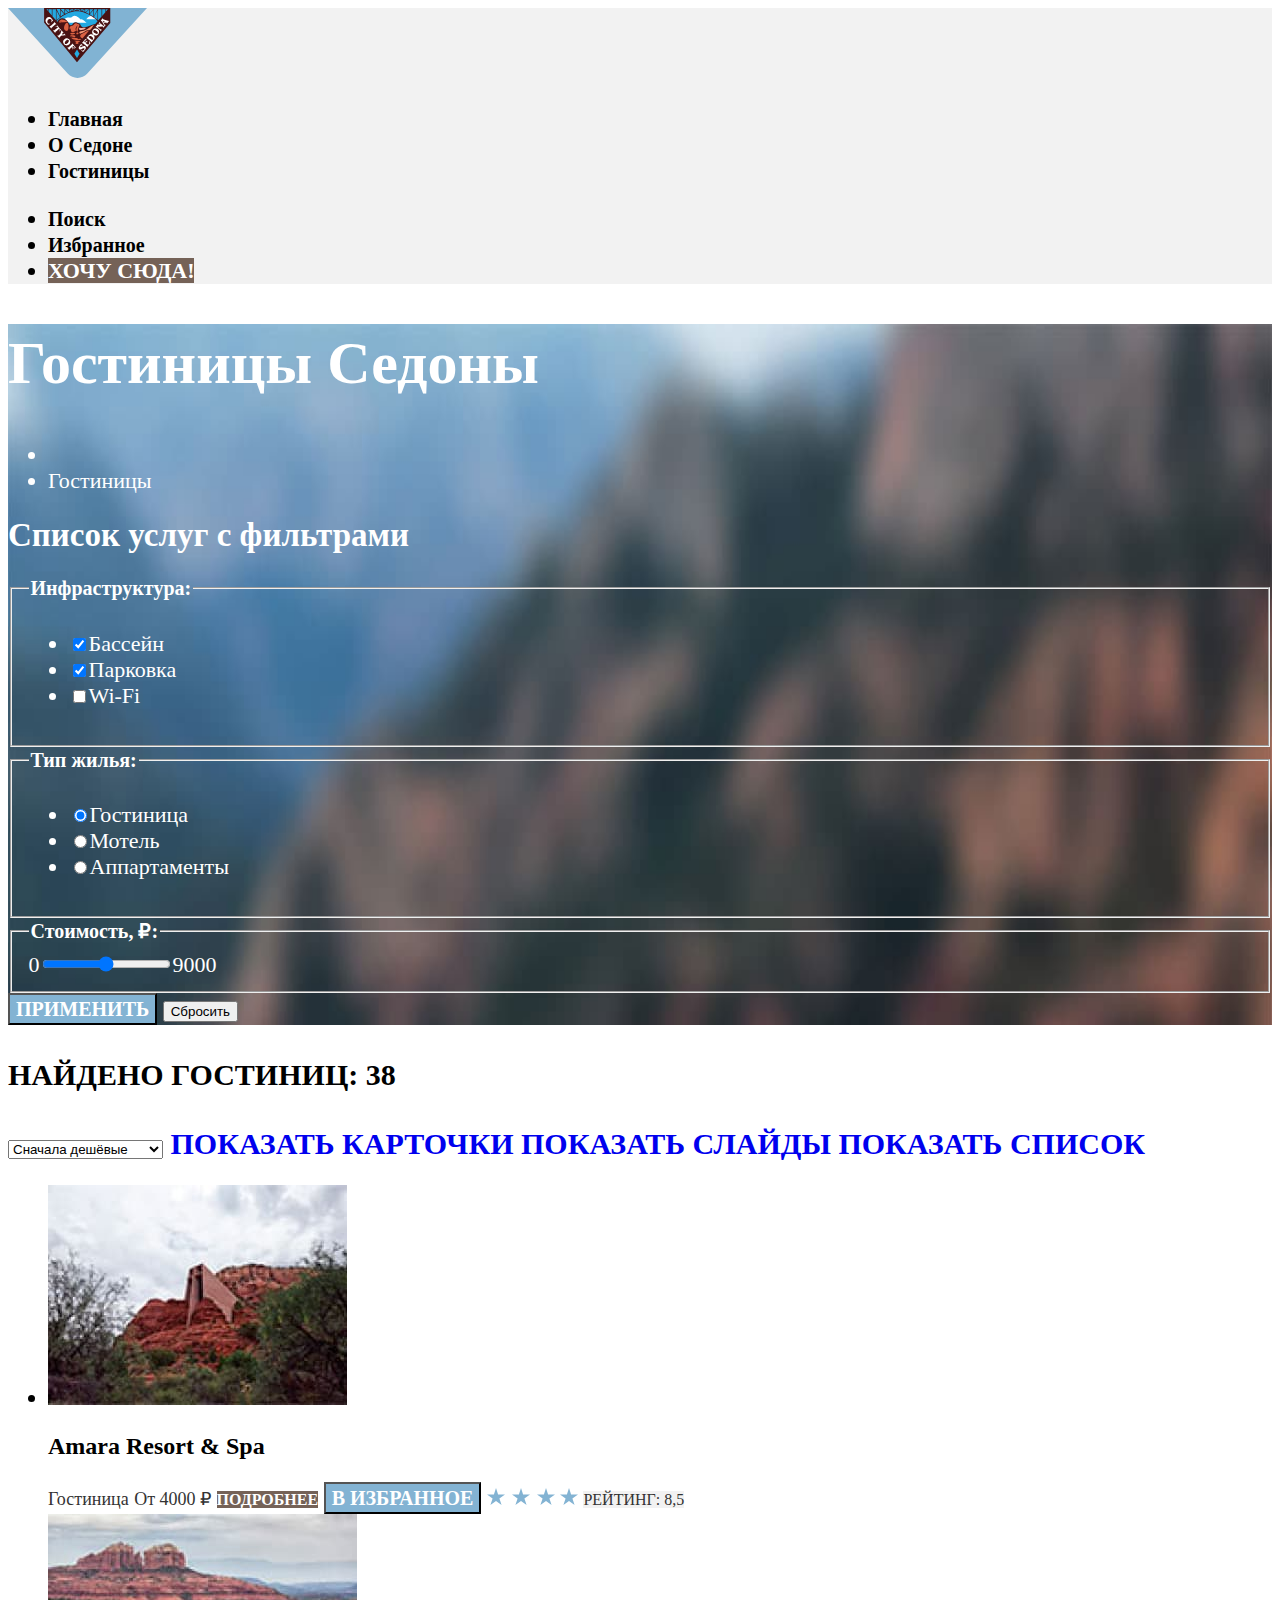
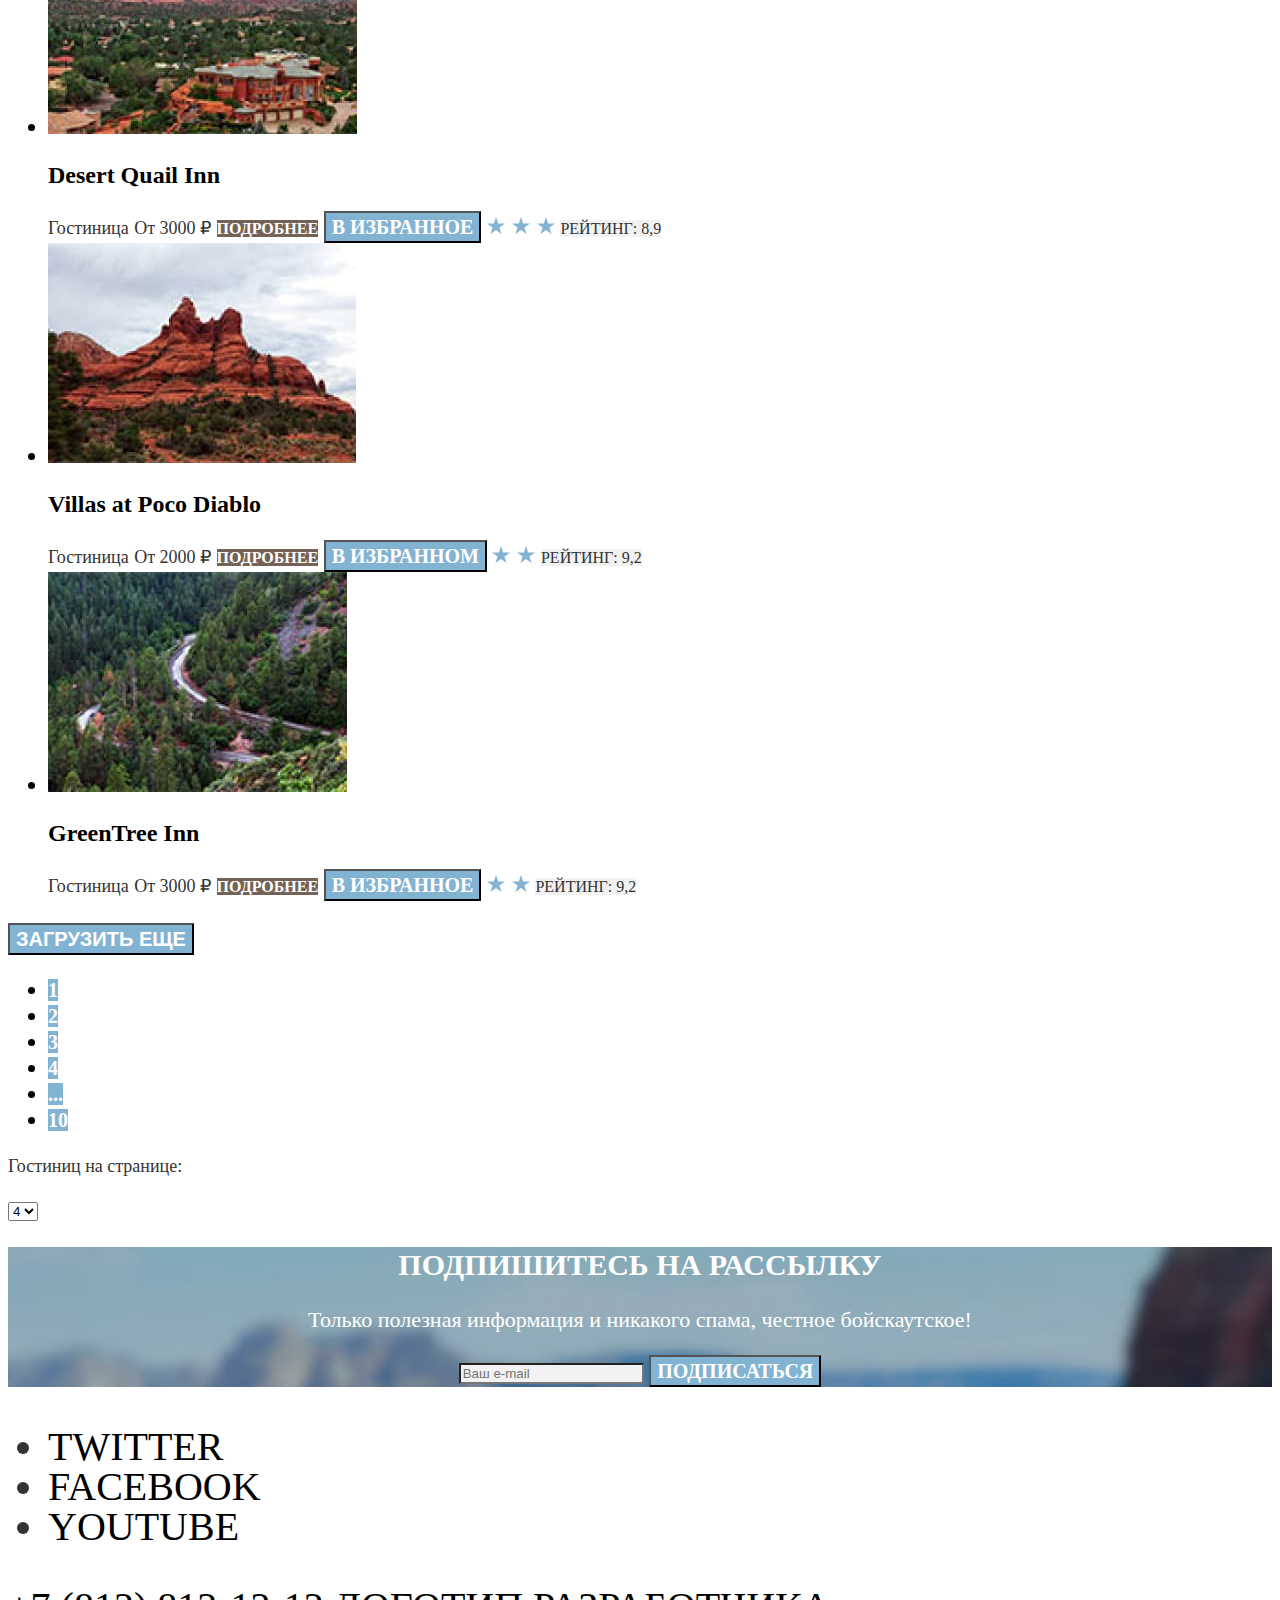
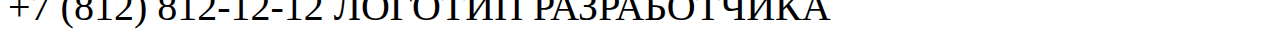
<file: 2/catalog.html>
<!DOCTYPE html>
<html lang="ru">
  <head>
    <meta charset="utf-8">
    <title>HTML Academy: Седона</title>
    <link rel="stylesheet" href="styles/styles.css">
    <base href="https://htmlacademy-htmlcss.github.io/1973093-sedona-33/2/">
</head>
  <body>
  <header class="page-header">
    <nav class="navigation">
      <a class="navigation-logo" href="index.html">
        <img class="page-header-logo" src="images/logo/logo.svg" width="139" height="70" alt="Логотип сайта города Седона"> 
      </a>
      <ul class="navigation-list">
        <li class="navigation-item">
          <a class="navigation-link" href="index.html">Главная</a>
        </li>
        <li class="navigation-item">
          <a class="navigation-link" href="#">О Седоне</a>
        </li><li class="navigation-item">
          <a class="navigation-link  navigation-link-current" href="#">Гостиницы</a>
        </li>
      </ul>
      <ul class="navigation-list navigation-user">
        <li class="navigation-item">
          <a class="navigation-link" href="#">
            <span class="visually-hidden">Поиск</span></a>
        </li>
        <li class="navigation-item">
          <a class="navigation-link" href="#">
            <span class="visually-hidden">Избранное</span></a>
        </li>
        <li class="navigation-item">
          <a class="navigation-link" href="#">
            <span class="want">Хочу сюда!</span>
          </a>
        </li>
      </ul>
    </nav>
  </header>
  <main class="main-catalog">
    <div class="catalog-service">
      <header class="catalog-header">
        <h1 class="catalog-header-title">Гостиницы Седоны</h1>
        <ul class="breadcrumbs">
            <li class="breadcrumbs-item">
                <a class="breadcrumbs-link" href="index.html">
                </a>
            </li>
            <li class="breadcrumbs-item">
                <a class="breadcrumbs-link" href="index.html">Гостиницы</a>
            </li>
        </ul>
      </header>
      <section class="services">
        <h2 class="visually-hidden">Список услуг с фильтрами</h2>
        <form action="https://echo.htmlacademy.ru/" metod="get">
            <fieldset class="catalog-filter-group">
                <legend class="catalog-filter-title">Инфраструктура:</legend>
                <ul class="filter-list">
                  <li class="filter-item">
                    <label class="infrasructure">
                       <input class="infrasructure-input" type="checkbox" name="pool" checked>Бассейн
                    </label>
                  </li>
                  <li class="filter-item">
                    <label class="infrasructure">
                        <input class="infrasructure-input" type="checkbox" name="parking" checked>Парковка
                    </label>
                  </li>
                  <li class="filter-item">
                    <label class="infrasructure">
                        <input class="infrasructure-input" type="checkbox" name="wi-fi">Wi-Fi
                    </label>
                  </li>
                </ul>
            </fieldset>
            <fieldset class="catalog-filter-group">
                <legend class="catalog-filter-title">Тип жилья:</legend>
                <ul class="filter-list">
                    <li class="filter-item">
                        <label class="type-of-housing">
                            <input class="infrasructure-input" type="radio" name="type-of-housing" value="hotel" checked>Гостиница
                        </label>
                    </li>
                    <li class="filter-item">
                        <label class="type-of-housing">
                            <input class="infrasructure-input" type="radio" name="type-of-housing" value="motel">Мотель
                        </label>
                    </li>
                    <li class="filter-item">
                        <label class="type-of-housing">
                            <input class="infrasructure-input" type="radio" name="type-of-housing" value="apartment">Аппартаменты
                        </label>
                    </li>
                </ul>
            </fieldset>
            <fieldset class="catalog-filter-group">
                <legend class="catalog-filter-title">Стоимость, ₽:</legend>
                0<input type="range" min="0" max="9000">9000
            </fieldset>
            <button class="button" type="submit">Применить</button>
            <button class="button-reset" type="reset">Сбросить</button>
        </form>
      </section>
    </div>
    <section class="sorting">
      <p>Найдено гостиниц: 38</p>
      <select class="select-control" aria-label="Сортировка">
        <option value="cheap">Сначала дешёвые</option>
        <option value="rich">Сначала дорогие</option>
        <option value="popular">Сначала популярные</option>
      </select>
      <a class="show" href="#">
        <span class="visually-hidden">Показать карточки</span>
      </a>
      <a class="show" href="#">
        <span class="visually-hidden">Показать слайды</span>
      </a>
      <a class="show" href="#">
        <span class="visually-hidden">Показать список</span>
      </a>
    </section>
    <section class="options">
      <ul class="options-list">
        <li class="options-item">
          <a class="options-item-link" href="#">
            <img class="options-item-image" src="images/hotels/hotel-1.jpg" width="299" height="220" alt="Фото отеля Amara Resort & Spa">
            <h2 class="hotel-name">Amara Resort & Spa</h2>
          </a>
          <span class="type">Гостиница</span>
          <span class="options-item-price">От 4000 ₽</span>
          <a class="options-item-button link" href="#">Подробнее</a>
          <button class="options-item-button button" type="button">В избранное</button>
          <img class="stars-image" src="images/stars/stars-1.svg" width="91" height="17" alt="4 звезды">
          <span class="rating">Рейтинг: 8,5</span>
        </li>
        <li class="options-item">
          <a class="options-item-link" href="#">
            <img class="options-item-image" src="images/hotels/hotel-1-1.jpg" width="309" height="220" alt="Фото отеля Desert Quail Inn">
            <h2 class="hotel-name">Desert Quail Inn</h2>
          </a>
          <span class="type">Гостиница</span>
          <span class="options-item-price">От 3000 ₽</span>
          <a class="options-item-button link" href="#">Подробнее</a>
          <button class="options-item-button button" type="button">В избранное</button>
          <img class="stars-image" src="images/stars/stars-2.svg" width="68" height="17" alt="3 звезды">
          <span class="rating">Рейтинг: 8,9</span>
        </li>
        <li class="options-item">
          <a class="options-item-link" href="#">
            <img class="options-item-image" src="images/hotels/hotel-1-2.jpg" width="308" height="220" alt="Фото отеля AVillas at Poco Diablo">
            <h2 class="hotel-name">Villas at Poco Diablo</h2>
          </a>
          <span class="type">Гостиница</span>
          <span class="options-item-price">От 2000 ₽</span>
          <a class="options-item-button link" href="#">Подробнее</a>
          <button class="options-item-button button" type="button">В избранном</button>
          <img class="stars-image" src="images/stars/stars-3,4.svg" width="43" height="17" alt="2 звезды">
          <span class="rating">Рейтинг: 9,2</span>
        </li>
        <li class="options-item">
          <a class="options-item-link" href="#">
            <img class="options-item-image" src="images/hotels/hotel-1-3.jpg" width="299" height="220" alt="Фото отеля GreenTree Inn">
            <h2 class="hotel-name">GreenTree Inn</h2>
          </a>
          <span class="type">Гостиница</span>
          <span class="options-item-price">От 3000 ₽</span>
          <a class="options-item-button link" href="#">Подробнее</a>
          <button class="options-item-button button" type="button">В избранное</button>
          <img class="stars-image" src="images/stars/stars-3,4.svg" width="43" height="17" alt="2 звезды">
          <span class="rating">Рейтинг: 9,2</span>
        </li>
      </ul>
      <button class="load-more" type="submit">Загрузить еще</button>
      <ul class="page-number-list">
        <li class="page-number-item">
          <a class="page-number-link page-number-current" href="#">1</a>
        </li>
        <li class="page-number-item">
          <a class="page-number-link" href="#">2</a>
        </li>
        <li class="page-number-item">
          <a class="page-number-link" href="#">3</a>
        </li>
        <li class="page-number-item">
          <a class="page-number-link" href="#">4</a>
        </li>
        <li class="page-number-item">
          <a class="page-number-link" href="#">...</a>
        </li>
        <li class="page-number-item">
          <a class="page-number-link" href="#">10</a>
        </li>
      </ul>
      <p class="number-of-hotels">Гостиниц на странице:</p>
      <select class="options-select-control" aria-label="Сортировка">
        <option value="four">4</option>
        <option value="one">1</option>
        <option value="two">2</option>
        <option value="three">3</option>
      </select>
    </section>
    <section class="distribution">
      <h2 class="distribution-subscription">Подпишитесь на рассылку</h2>
      <p class="paragraph-info">Только полезная информация и никакого спама,
         честное бойскаутское!</p>
      <form name="appointment-form" action="https://echo.htmlacademy.ru/" method="post">
        <input class="e-mail" name="appointment-email" type="email" placeholder="Ваш e-mail">
        <button class="button" type="submit">Подписаться</button>
      </form>
    </section>
  </main>
  <footer class="page-footer">
    <ul class="social-networks">
      <li class="social-networks-item">
        <a class="social-networks-link" href="https://twitter.com/htmlacademy_ru">
          <span class="visually-hidden">Twitter</span>
        </a>
      </li>
      <li class="social-networks-item">
        <a class="social-networks-link" href="https://www.facebook.com/htmlacademy">
          <span class="visually-hidden">Facebook</span>
        </a>
      </li>
      <li class="social-networks-item">
        <a class="social-networks-link" href="https://www.youtube.com/c/HTMLAcademyRUS">
          <span class="visually-hidden">Youtube</span>
        </a>
      </li>
    </ul>
    <a class="number-phone" href="tel:+78128121212">+7 (812) 812-12-12</a>
    <a class="developer-site" href="https://htmlacademy.ru/">
      <span class="visually-hidden">Логотип разработчика</span>
    </a>
  </footer>
</file>
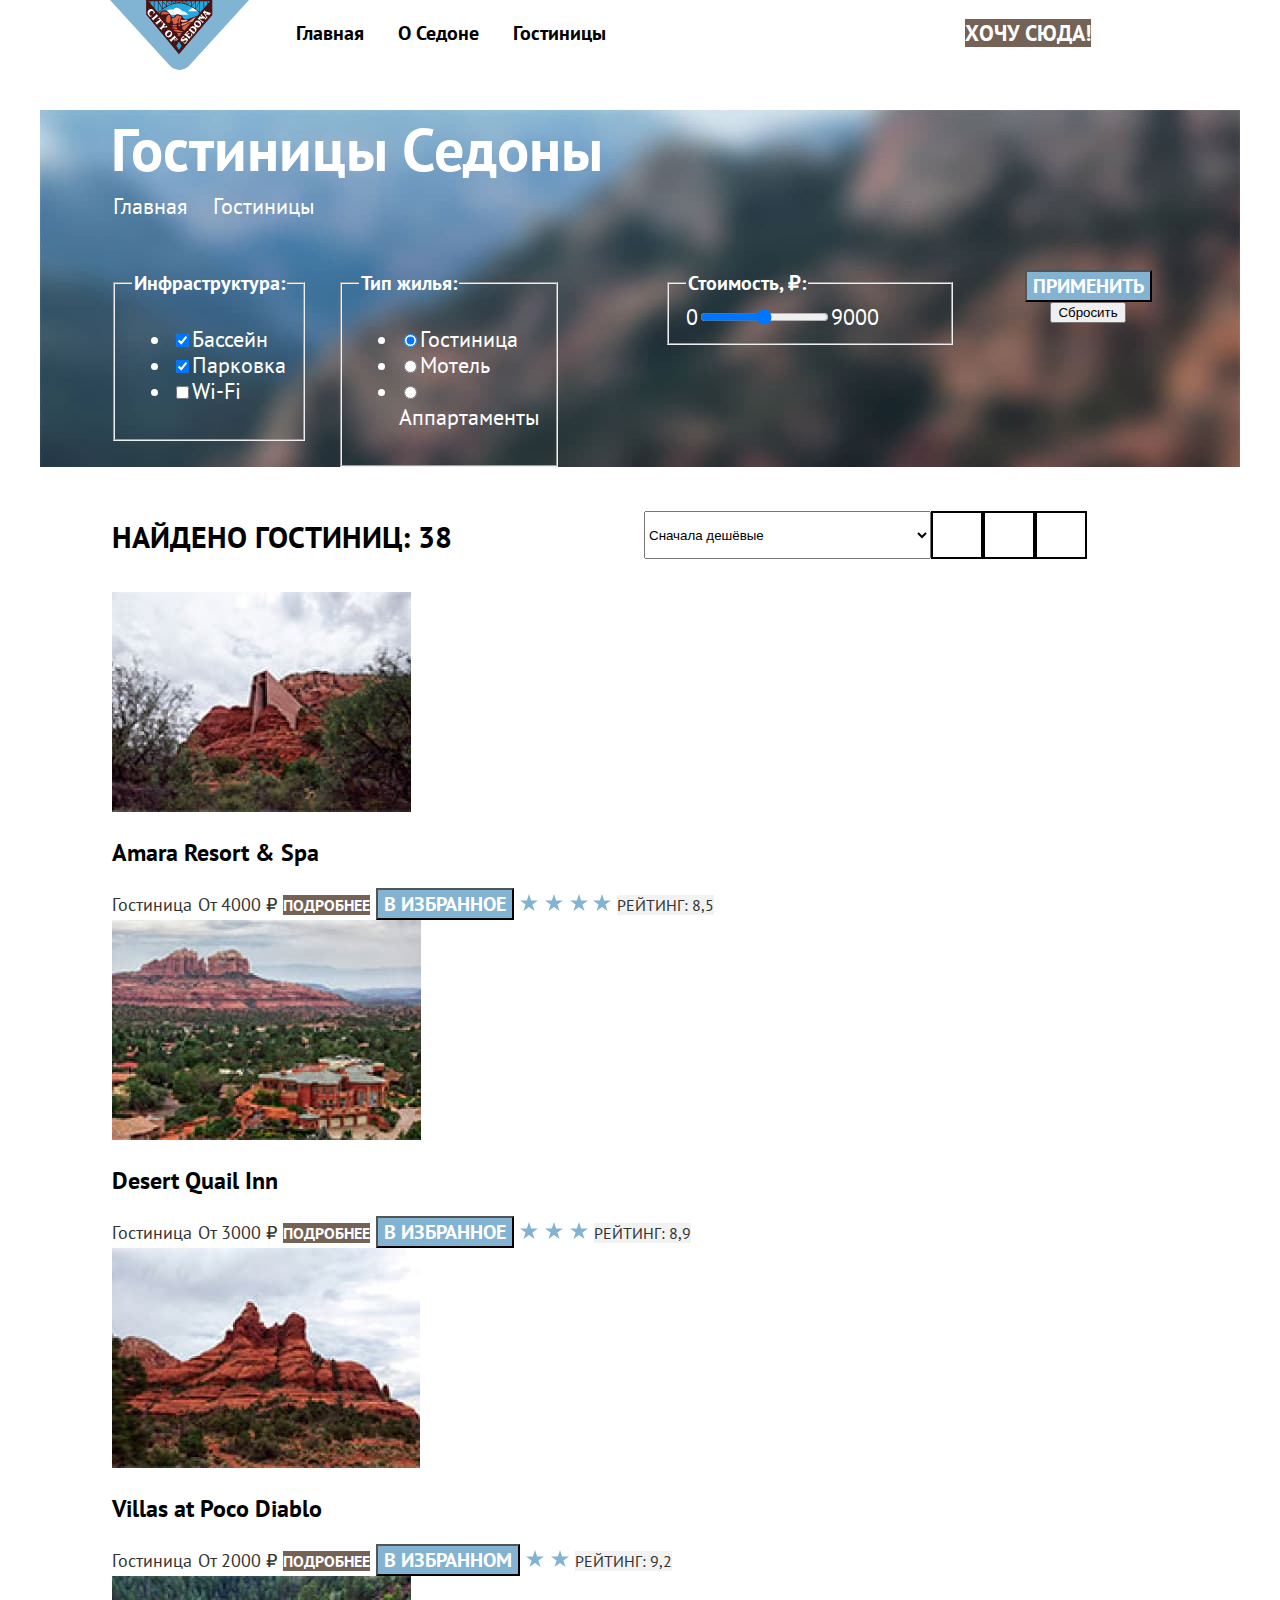
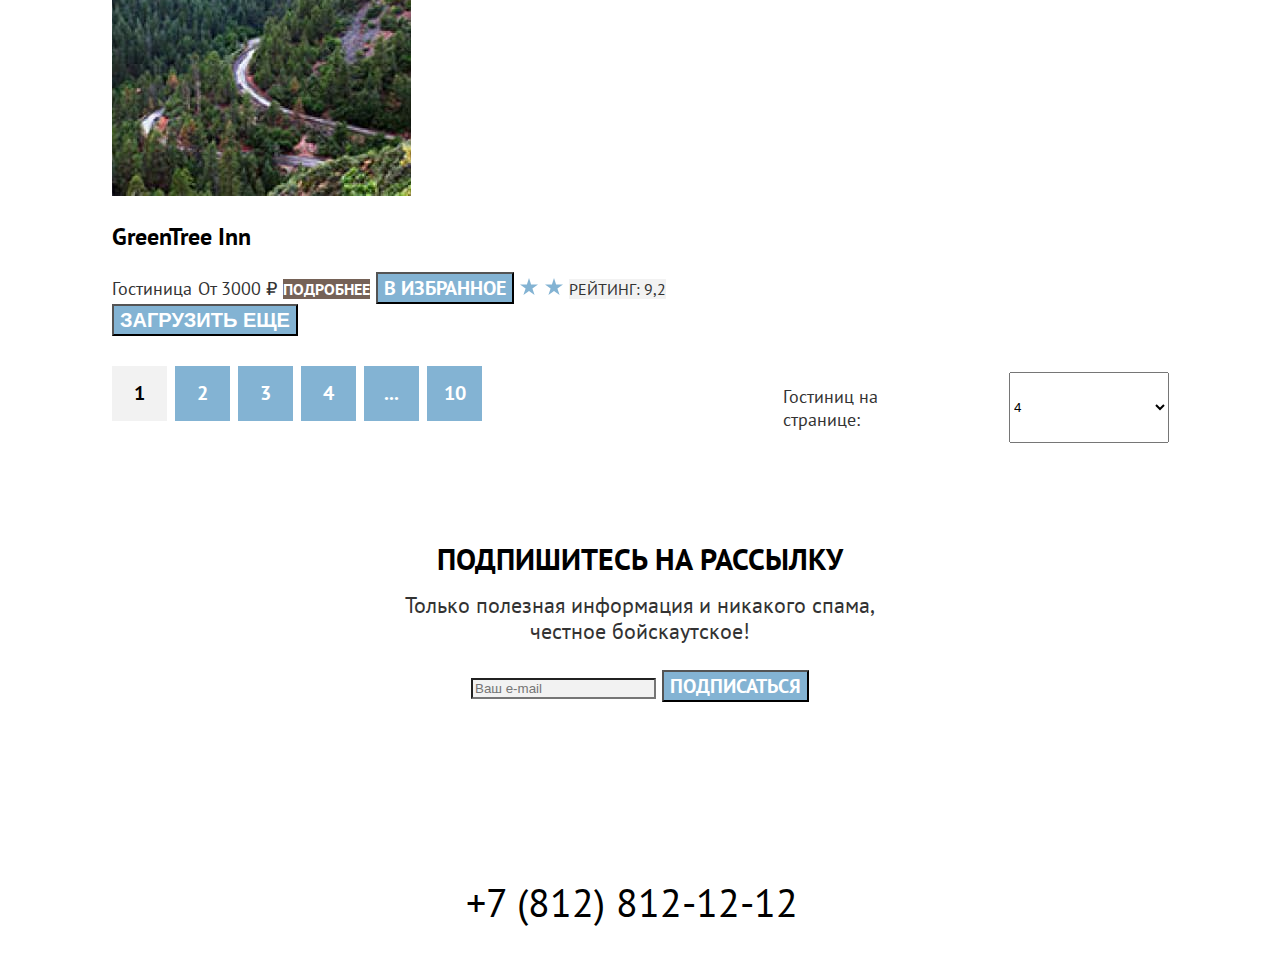
<file: 3/catalog.html>
<!DOCTYPE html>
<html lang="ru">
  <head>
    <meta charset="utf-8">
    <title>HTML Academy: Седона</title>
    <link rel="stylesheet" href="styles/styles.css">
    <base href="https://htmlacademy-htmlcss.github.io/1973093-sedona-33/3/">
</head>
  <body>
    <div class="wrapper">
    <header class="page-header">
      <nav class="navigation">
        <a class="navigation-logo" href="index.html">
          <img class="page-header-logo" src="images/logo/logo.svg" width="139" height="70" alt="Логотип сайта города Седона"> 
        </a>
        <ul class="navigation-list">
          <li class="navigation-item">
            <a class="navigation-link" href="index.html">Главная</a>
          </li>
          <li class="navigation-item">
            <a class="navigation-link" href="#">О Седоне</a>
          </li><li class="navigation-item">
            <a class="navigation-link  navigation-link-current" href="#">Гостиницы</a>
          </li>
        </ul>
        <ul class="navigation-list navigation-user">
          <li class="navigation-item">
            <a class="navigation-link" href="#">
              <span class="visually-hidden">Поиск</span></a>
          </li>
          <li class="navigation-item">
            <a class="navigation-link" href="#">
              <span class="visually-hidden">Избранное</span></a>
          </li>
          <li class="navigation-item">
            <a class="navigation-link" href="#">
              <span class="want">Хочу сюда!</span>
            </a>
          </li>
        </ul>
      </nav>
    </header>
    <main class="main-catalog main-container">
      <div class="catalog-service">
        <header class="catalog-header">
          <h1 class="catalog-header-title">Гостиницы Седоны</h1>
          <ul class="breadcrumbs">
              <li class="breadcrumbs-item">
                  <a class="breadcrumbs-link" href="index.html">Главная
                  </a>
              </li>
              <li class="breadcrumbs-item">
                  <a class="breadcrumbs-link" href="index.html">Гостиницы</a>
              </li>
          </ul>
        </header>
        <section class="services">
          <h2 class="visually-hidden" hidden>Список услуг с фильтрами</h2>
          <form action="https://echo.htmlacademy.ru/" metod="get">
            <div class="filter-group">
              <div class="filter-group-infrasructure">
              <fieldset class="catalog-filter-group">
                <legend class="catalog-filter-title">Инфраструктура:</legend>
                <ul class="filter-list">
                  <li class="filter-item">
                    <label class="infrasructure">
                      <input class="infrasructure-input" type="checkbox" name="pool" checked>Бассейн
                    </label>
                  </li>
                  <li class="filter-item">
                    <label class="infrasructure">
                      <input class="infrasructure-input" type="checkbox" name="parking" checked>Парковка
                    </label>
                  </li>
                  <li class="filter-item">
                    <label class="infrasructure">
                      <input class="infrasructure-input" type="checkbox" name="wi-fi">Wi-Fi
                    </label>
                  </li>
                  </ul>
              </fieldset>
              </div>
              <div class="catalog-filter-type">
              <fieldset class="catalog-filter-group">
                <legend class="catalog-filter-title">Тип жилья:</legend>
                <ul class="filter-list">
                    <li class="filter-item">
                        <label class="type-of-housing">
                            <input class="infrasructure-input" type="radio" name="type-of-housing" value="hotel" checked>Гостиница
                        </label>
                    </li>
                    <li class="filter-item">
                        <label class="type-of-housing">
                            <input class="infrasructure-input" type="radio" name="type-of-housing" value="motel">Мотель
                        </label>
                    </li>
                    <li class="filter-item">
                        <label class="type-of-housing">
                            <input class="infrasructure-input" type="radio" name="type-of-housing" value="apartment">Аппартаменты
                        </label>
                    </li>
                </ul>
              </fieldset>
              </div>
              <div class="catalog-filter-price">
              <fieldset class="catalog-filter-group">
                <legend class="catalog-filter-title">Стоимость, ₽:</legend>
                  0<input type="range" min="0" max="9000">9000
              </fieldset>
              </div>
              <div class="catalog-filter-button">
                <button class="button" type="submit">Применить</button>
                <button class="button-reset" type="reset">Сбросить</button>
              </div>
            </div>   
          </form>
        </section>
      </div>
      <section class="sorting">
        <p class="find-page">Найдено гостиниц: 38</p>
        <select class="select-control" aria-label="Сортировка">
          <option value="cheap">Сначала дешёвые</option>
          <option value="rich">Сначала дорогие</option>
          <option value="popular">Сначала популярные</option>
        </select>
        <a class="show" href="#">
          <span class="visually-hidden">Показать карточки</span>
        </a>
        <a class="show" href="#">
          <span class="visually-hidden">Показать слайды</span>
        </a>
        <a class="show" href="#">
          <span class="visually-hidden">Показать список</span>
        </a>
      </section>
      <section class="options">
        <ul class="options-list">
          <li class="options-item">
            <a class="options-item-link" href="#">
              <img class="options-item-image" src="images/hotels/hotel-1.jpg" width="299" height="220" alt="Фото отеля Amara Resort & Spa">
              <h2 class="hotel-name">Amara Resort & Spa</h2>
            </a>
            <span class="type">Гостиница</span>
            <span class="options-item-price">От 4000 ₽</span>
            <a class="options-item-button link" href="#">Подробнее</a>
            <button class="options-item-button button" type="button">В избранное</button>
            <img class="stars-image" src="images/stars/stars-1.svg" width="91" height="17" alt="4 звезды">
            <span class="rating">Рейтинг: 8,5</span>
          </li>
          <li class="options-item">
            <a class="options-item-link" href="#">
              <img class="options-item-image" src="images/hotels/hotel-1-1.jpg" width="309" height="220" alt="Фото отеля Desert Quail Inn">
              <h2 class="hotel-name">Desert Quail Inn</h2>
            </a>
            <span class="type">Гостиница</span>
            <span class="options-item-price">От 3000 ₽</span>
            <a class="options-item-button link" href="#">Подробнее</a>
            <button class="options-item-button button" type="button">В избранное</button>
            <img class="stars-image" src="images/stars/stars-2.svg" width="68" height="17" alt="3 звезды">
            <span class="rating">Рейтинг: 8,9</span>
          </li>
          <li class="options-item">
            <a class="options-item-link" href="#">
              <img class="options-item-image" src="images/hotels/hotel-1-2.jpg" width="308" height="220" alt="Фото отеля AVillas at Poco Diablo">
              <h2 class="hotel-name">Villas at Poco Diablo</h2>
            </a>
            <span class="type">Гостиница</span>
            <span class="options-item-price">От 2000 ₽</span>
            <a class="options-item-button link" href="#">Подробнее</a>
            <button class="options-item-button button" type="button">В избранном</button>
            <img class="stars-image" src="images/stars/stars-3-4.svg" width="43" height="17" alt="2 звезды">
            <span class="rating">Рейтинг: 9,2</span>
          </li>
          <li class="options-item">
            <a class="options-item-link" href="#">
              <img class="options-item-image" src="images/hotels/hotel-1-3.jpg" width="299" height="220" alt="Фото отеля GreenTree Inn">
              <h2 class="hotel-name">GreenTree Inn</h2>
            </a>
            <span class="type">Гостиница</span>
            <span class="options-item-price">От 3000 ₽</span>
            <a class="options-item-button link" href="#">Подробнее</a>
            <button class="options-item-button button" type="button">В избранное</button>
            <img class="stars-image" src="images/stars/stars-3-4.svg" width="43" height="17" alt="2 звезды">
            <span class="rating">Рейтинг: 9,2</span>
          </li>
        </ul>
        <button class="load-more" type="submit">Загрузить еще</button>
      </section>
      <div class="pagination">
        <ul class="page-number-list">
          <li class="page-number-item">
            <a class="page-number-link page-number-current" href="#">1</a>
          </li>
          <li class="page-number-item">
            <a class="page-number-link" href="#">2</a>
          </li>
          <li class="page-number-item">
            <a class="page-number-link" href="#">3</a>
          </li>
          <li class="page-number-item">
            <a class="page-number-link" href="#">4</a>
          </li>
          <li class="page-number-item">
            <a class="page-number-link" href="#">...</a>
          </li>
          <li class="page-number-item">
            <a class="page-number-link" href="#">10</a>
          </li>
        </ul>
        <div class="quantity">
          <p class="number-of-hotels">Гостиниц на странице:</p>
          <select class="options-select-control" aria-label="Сортировка">
            <option value="four">4</option>
            <option value="one">1</option>
            <option value="two">2</option>
            <option value="three">3</option>
          </select>
        </div>
      </div>
      <section class="distribution-catalog">
        <h2 class="distribution-subscription-catalog">Подпишитесь на рассылку</h2>
        <p class="paragraph-info-catalog">Только полезная информация и никакого спама,<br>
          честное бойскаутское!</p>
        <form name="appointment-form" action="https://echo.htmlacademy.ru/" method="post">
          <input class="e-mail" name="appointment-email" type="email" placeholder="Ваш e-mail">
          <button class="button" type="submit">Подписаться</button>
        </form>
      </section>
    </main>
    <footer class="page-footer">
      <div class="page-footer-container">
        <section class="social">
          <ul class="social-networks">
            <li class="social-networks-item">
              <a class="social-networks-link" href="https://twitter.com/htmlacademy_ru">
                <span class="visually-hidden">Twitter</span>
              </a>
            </li>
            <li class="social-networks-item">
              <a class="social-networks-link" href="https://www.facebook.com/htmlacademy">
                <span class="visually-hidden">Facebook</span>
              </a>
            </li>
            <li class="social-networks-item">
              <a class="social-networks-link" href="https://www.youtube.com/c/HTMLAcademyRUS">
                <span class="visually-hidden">Youtube</span>
              </a>
            </li>
          </ul>
        </section>
        <section class="number">
          <a class="number-phone" href="tel:+78128121212">+7 (812) 812-12-12</a>
        </section>
        <section class="site">
          <a class="developer-site" href="https://htmlacademy.ru/">
            <span class="visually-hidden">Логотип разработчика</span>
          </a>
        </section>
      </div>
    </footer>
    </div> 
  </body>
</html>
</file>
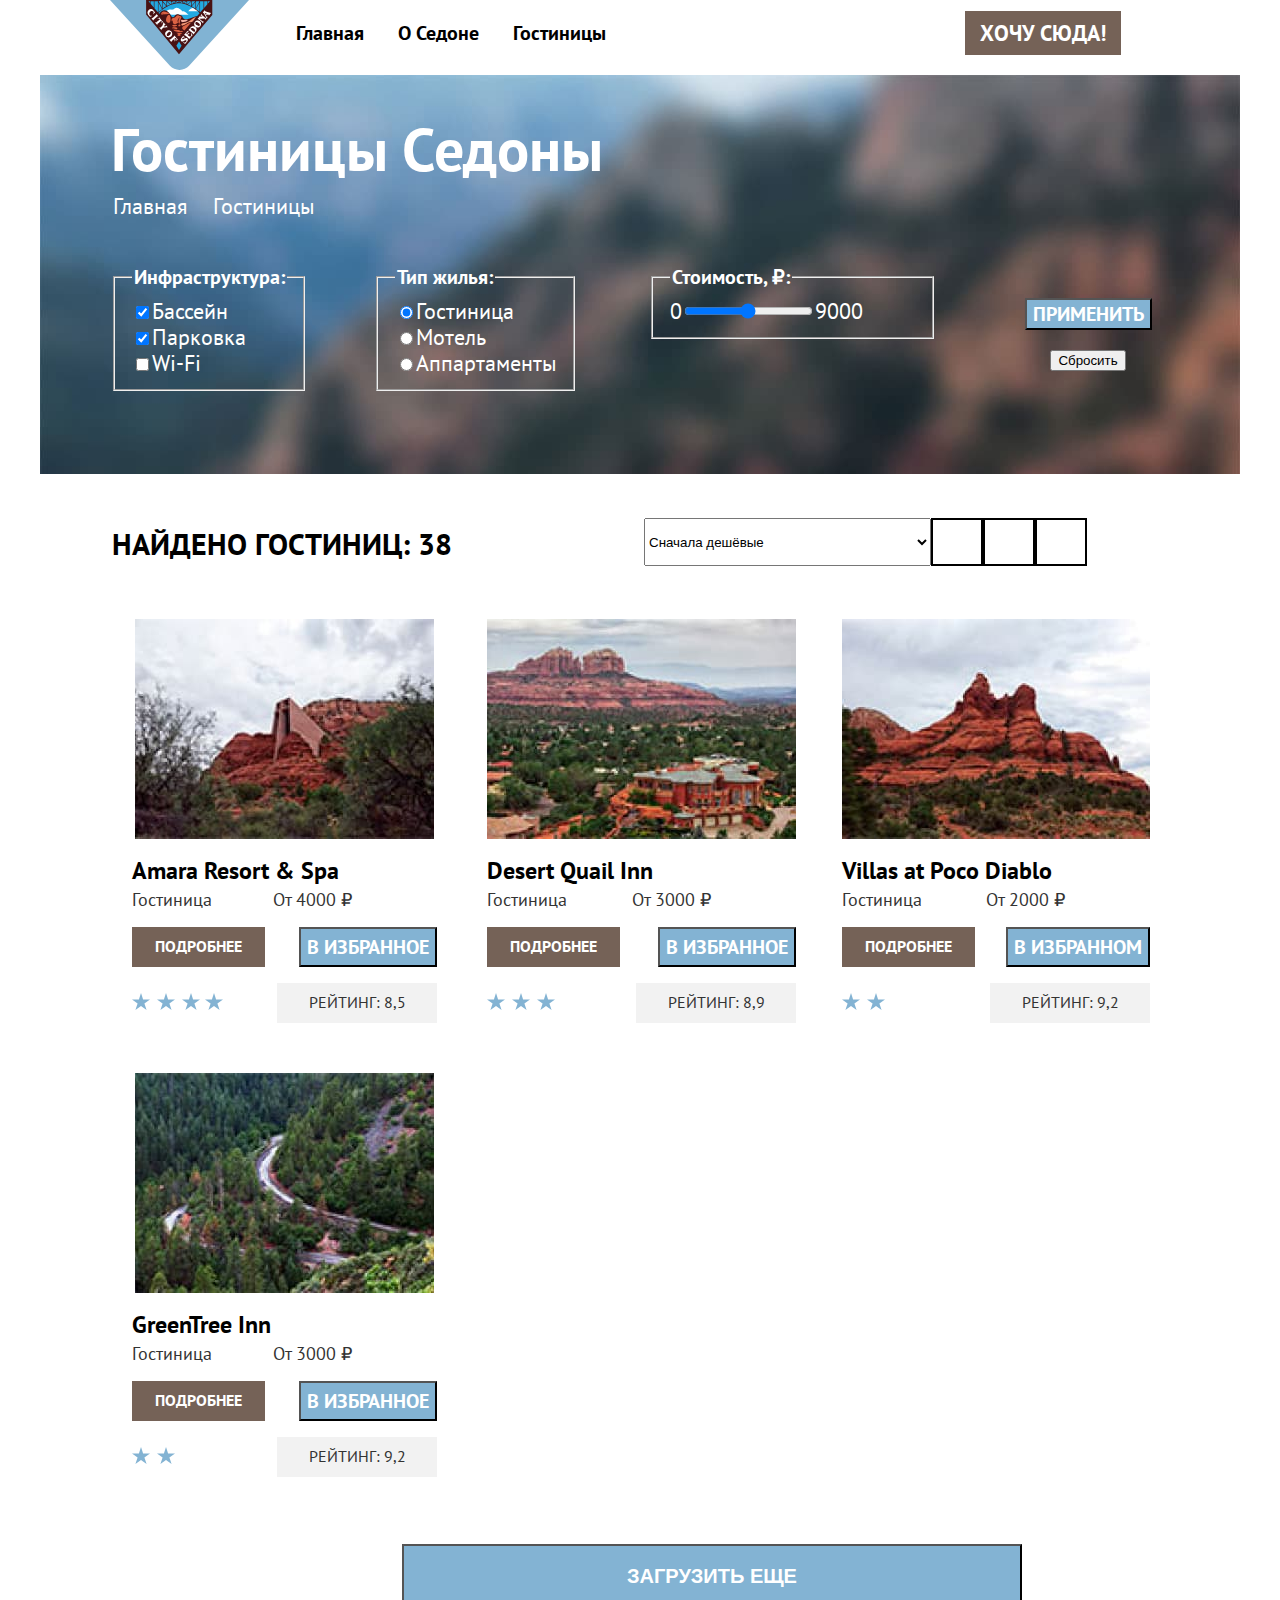
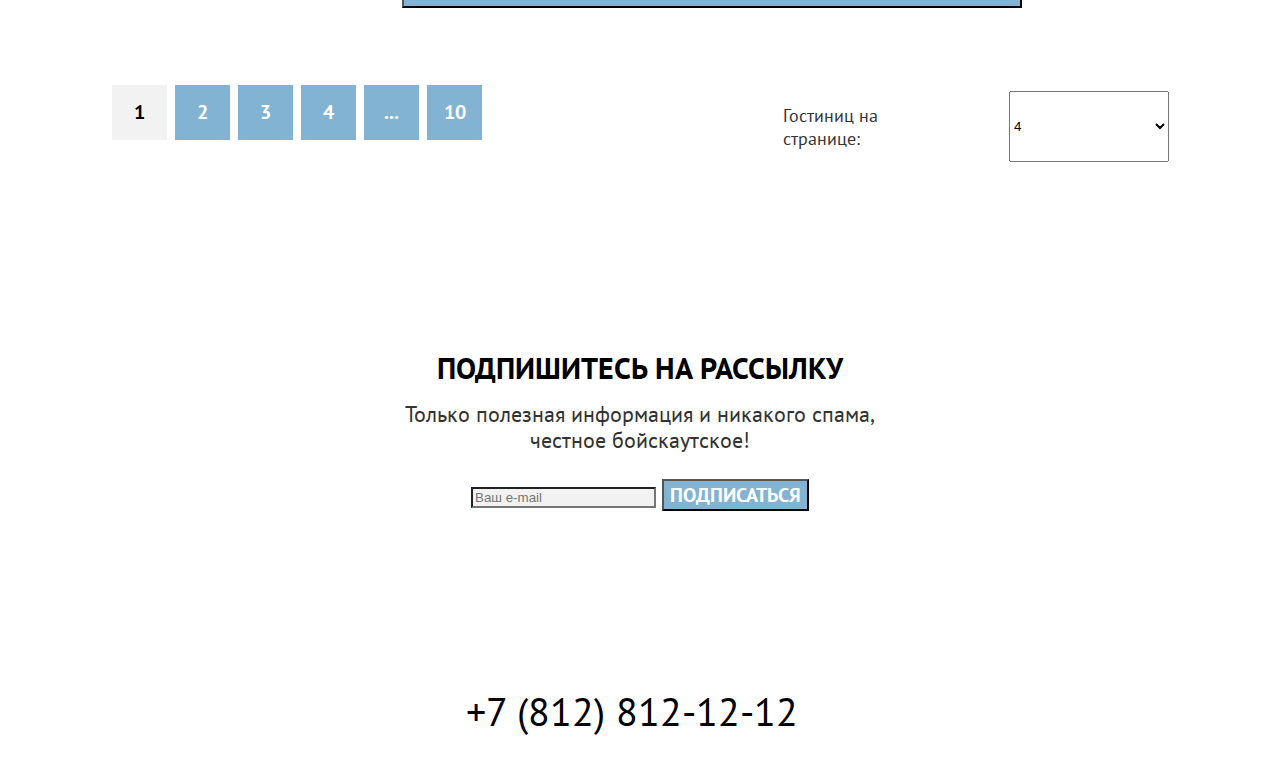
<file: 4/catalog.html>
<!DOCTYPE html>
<html lang="ru">
  <head>
    <meta charset="utf-8">
    <title>HTML Academy: Седона</title>
    <link rel="stylesheet" href="styles/styles.css">
    <base href="https://htmlacademy-htmlcss.github.io/1973093-sedona-33/4/">
</head>
  <body>
    <div class="wrapper">
    <header class="page-header">
      <nav class="navigation">
        <a class="navigation-logo" href="index.html">
          <img class="page-header-logo" src="images/logo/logo.svg" width="139" height="70" alt="Логотип сайта города Седона"> 
        </a>
        <ul class="navigation-list">
          <li class="navigation-item">
            <a class="navigation-link" href="index.html">Главная</a>
          </li>
          <li class="navigation-item">
            <a class="navigation-link" href="#">О Седоне</a>
          </li><li class="navigation-item">
            <a class="navigation-link  navigation-link-current" href="#">Гостиницы</a>
          </li>
        </ul>
        <ul class="navigation-list navigation-user">
          <li class="navigation-item">
            <a class="navigation-link" href="#">
              <span class="visually-hidden">Поиск</span></a>
          </li>
          <li class="navigation-item">
            <a class="navigation-link" href="#">
              <span class="visually-hidden">Избранное</span></a>
          </li>
          <li class="navigation-item">
            <a class="navigation-link" href="#">
              <span class="want">Хочу сюда!</span>
            </a>
          </li>
        </ul>
      </nav>
    </header>
    <main class="main-catalog main-container">
      <div class="catalog-service">
        <header class="catalog-header">
          <h1 class="catalog-header-title">Гостиницы Седоны</h1>
          <ul class="breadcrumbs">
              <li class="breadcrumbs-item">
                  <a class="breadcrumbs-link" href="index.html">Главная
                  </a>
              </li>
              <li class="breadcrumbs-item">
                  <a class="breadcrumbs-link" href="index.html">Гостиницы</a>
              </li>
          </ul>
        </header>
        <section class="services">
          <h2 class="visually-hidden" hidden>Список услуг с фильтрами</h2>
          <form action="https://echo.htmlacademy.ru/" metod="get">
            <div class="filter-group">
              <div class="filter-group-infrasructure">
                <fieldset class="catalog-filter-group">
                  <legend class="catalog-filter-title">Инфраструктура:</legend>
                  <ul class="filter-list">
                    <li class="filter-item">
                      <label class="infrasructure">
                        <input class="infrasructure-input" type="checkbox" name="pool" checked>Бассейн
                      </label>
                    </li>
                    <li class="filter-item">
                      <label class="infrasructure">
                        <input class="infrasructure-input" type="checkbox" name="parking" checked>Парковка
                      </label>
                    </li>
                    <li class="filter-item">
                      <label class="infrasructure">
                        <input class="infrasructure-input" type="checkbox" name="wi-fi">Wi-Fi
                      </label>
                    </li>
                  </ul>
                </fieldset>
              </div>
              <div class="catalog-filter-type">
                <fieldset class="catalog-filter-group">
                  <legend class="catalog-filter-title">Тип жилья:</legend>
                  <ul class="filter-list">
                      <li class="filter-item">
                          <label class="type-of-housing">
                              <input class="infrasructure-input" type="radio" name="type-of-housing" value="hotel" checked>Гостиница
                          </label>
                      </li>
                      <li class="filter-item">
                          <label class="type-of-housing">
                              <input class="infrasructure-input" type="radio" name="type-of-housing" value="motel">Мотель
                          </label>
                      </li>
                      <li class="filter-item">
                          <label class="type-of-housing">
                              <input class="infrasructure-input" type="radio" name="type-of-housing" value="apartment">Аппартаменты
                          </label>
                      </li>
                  </ul>
                </fieldset>
              </div>
              <div class="catalog-filter-price">
              <fieldset class="catalog-filter-group">
                <legend class="catalog-filter-title">Стоимость, ₽:</legend>
                  0<input type="range" min="0" max="9000">9000
              </fieldset>
              </div>
              <div class="catalog-filter-button">
                <button class="button" type="submit">Применить</button>
                <button class="button-reset" type="reset">Сбросить</button>
              </div>
            </div>   
          </form>
        </section>
      </div>
      <section class="sorting">
        <p class="find-page">Найдено гостиниц: 38</p>
        <select class="select-control" aria-label="Сортировка">
          <option value="cheap">Сначала дешёвые</option>
          <option value="rich">Сначала дорогие</option>
          <option value="popular">Сначала популярные</option>
        </select>
        <a class="show" href="#">
          <span class="visually-hidden">Показать карточки</span>
        </a>
        <a class="show" href="#">
          <span class="visually-hidden">Показать слайды</span>
        </a>
        <a class="show" href="#">
          <span class="visually-hidden">Показать список</span>
        </a>
      </section>
      <section class="options">
        <ul class="options-list">
          <li class="options-item">
            <a class="options-item-link" href="#">
              <img class="options-item-image" src="images/hotels/hotel-1.jpg" width="299" height="220" alt="Фото отеля Amara Resort & Spa">
              <h2 class="hotel-name">Amara Resort & Spa</h2>
            </a>
            <div class="info-item">
              <span class="type">Гостиница</span>
              <span class="options-item-price">От 4000 ₽</span>
              <a class="options-item-button link" href="#">Подробнее</a>
              <button class="options-item-button button" type="button">В избранное</button>
              <img class="stars-image" src="images/stars/stars-1.svg" width="91" height="17" alt="4 звезды">
              <span class="rating">Рейтинг: 8,5</span>
            </div>
          </li>
          <li class="options-item">
            <a class="options-item-link" href="#">
              <img class="options-item-image" src="images/hotels/hotel-1-1.jpg" width="309" height="220" alt="Фото отеля Desert Quail Inn">
              <h2 class="hotel-name">Desert Quail Inn</h2>
            </a>
            <div class="info-item">
              <span class="type">Гостиница</span>
              <span class="options-item-price">От 3000 ₽</span>
              <a class="options-item-button link" href="#">Подробнее</a>
              <button class="options-item-button button" type="button">В избранное</button>
              <img class="stars-image" src="images/stars/stars-2.svg" width="68" height="17" alt="3 звезды">
              <span class="rating">Рейтинг: 8,9</span>
            </div>
          </li>
          <li class="options-item">
            <a class="options-item-link" href="#">
              <img class="options-item-image" src="images/hotels/hotel-1-2.jpg" width="308" height="220" alt="Фото отеля AVillas at Poco Diablo">
              <h2 class="hotel-name">Villas at Poco Diablo</h2>
            </a>
            <div class="info-item">
              <span class="type">Гостиница</span>
              <span class="options-item-price">От 2000 ₽</span>
              <a class="options-item-button link" href="#">Подробнее</a>
              <button class="options-item-button button" type="button">В избранном</button>
              <img class="stars-image" src="images/stars/stars-3-4.svg" width="43" height="17" alt="2 звезды">
              <span class="rating">Рейтинг: 9,2</span>
            </div>
          </li>
          <li class="options-item">
            <a class="options-item-link" href="#">
              <img class="options-item-image" src="images/hotels/hotel-1-3.jpg" width="299" height="220" alt="Фото отеля GreenTree Inn">
              <h2 class="hotel-name">GreenTree Inn</h2>
            </a>
            <div class="info-item">
              <span class="type">Гостиница</span>
              <span class="options-item-price">От 3000 ₽</span>
              <a class="options-item-button link" href="#">Подробнее</a>
              <button class="options-item-button button" type="button">В избранное</button>
              <img class="stars-image" src="images/stars/stars-3-4.svg" width="43" height="17" alt="2 звезды">
              <span class="rating">Рейтинг: 9,2</span>
            </div>
          </li>
        </ul>
        <button class="load-more" type="submit">Загрузить еще</button>
      </section>
      <div class="pagination">
        <ul class="page-number-list">
          <li class="page-number-item">
            <a class="page-number-link page-number-current" href="#">1</a>
          </li>
          <li class="page-number-item">
            <a class="page-number-link" href="#">2</a>
          </li>
          <li class="page-number-item">
            <a class="page-number-link" href="#">3</a>
          </li>
          <li class="page-number-item">
            <a class="page-number-link" href="#">4</a>
          </li>
          <li class="page-number-item">
            <a class="page-number-link" href="#">...</a>
          </li>
          <li class="page-number-item">
            <a class="page-number-link" href="#">10</a>
          </li>
        </ul>
        <div class="quantity">
          <p class="number-of-hotels">Гостиниц на странице:</p>
          <select class="options-select-control" aria-label="Сортировка">
            <option value="four">4</option>
            <option value="one">1</option>
            <option value="two">2</option>
            <option value="three">3</option>
          </select>
        </div>
      </div>
      <section class="distribution-catalog">
        <h2 class="distribution-subscription-catalog">Подпишитесь на рассылку</h2>
        <p class="paragraph-info-catalog">Только полезная информация и никакого спама,<br>
          честное бойскаутское!</p>
        <form name="appointment-form" action="https://echo.htmlacademy.ru/" method="post">
          <input class="e-mail" name="appointment-email" type="email" placeholder="Ваш e-mail">
          <button class="button" type="submit">Подписаться</button>
        </form>
      </section>
    </main>
    <footer class="page-footer">
      <div class="page-footer-container">
        <section class="social">
          <ul class="social-networks">
            <li class="social-networks-item">
              <a class="social-networks-link" href="https://twitter.com/htmlacademy_ru">
                <span class="visually-hidden">Twitter</span>
              </a>
            </li>
            <li class="social-networks-item">
              <a class="social-networks-link" href="https://www.facebook.com/htmlacademy">
                <span class="visually-hidden">Facebook</span>
              </a>
            </li>
            <li class="social-networks-item">
              <a class="social-networks-link" href="https://www.youtube.com/c/HTMLAcademyRUS">
                <span class="visually-hidden">Youtube</span>
              </a>
            </li>
          </ul>
        </section>
        <section class="number">
          <a class="number-phone" href="tel:+78128121212">+7 (812) 812-12-12</a>
        </section>
        <section class="site">
          <a class="developer-site" href="https://htmlacademy.ru/">
            <span class="visually-hidden">Логотип разработчика</span>
          </a>
        </section>
      </div>
    </footer>
    </div> 
  </body>
</html>
</file>
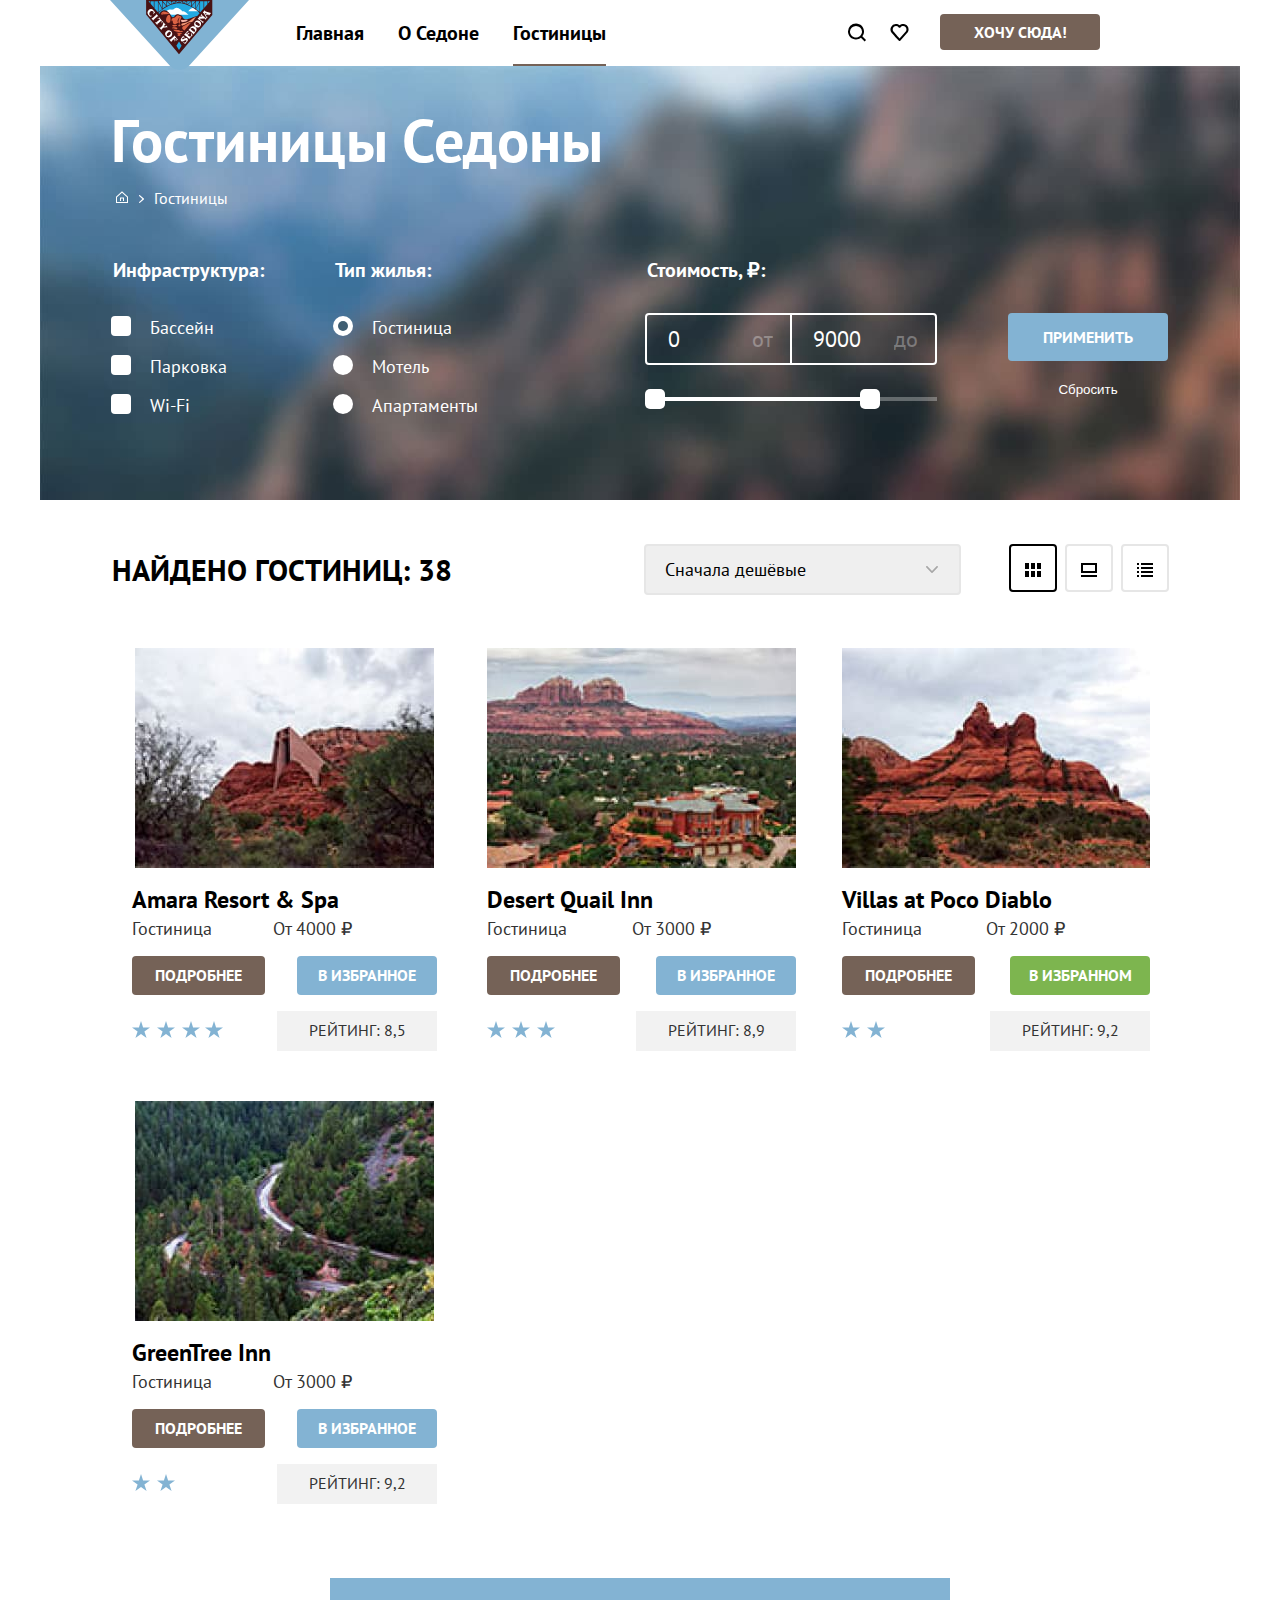
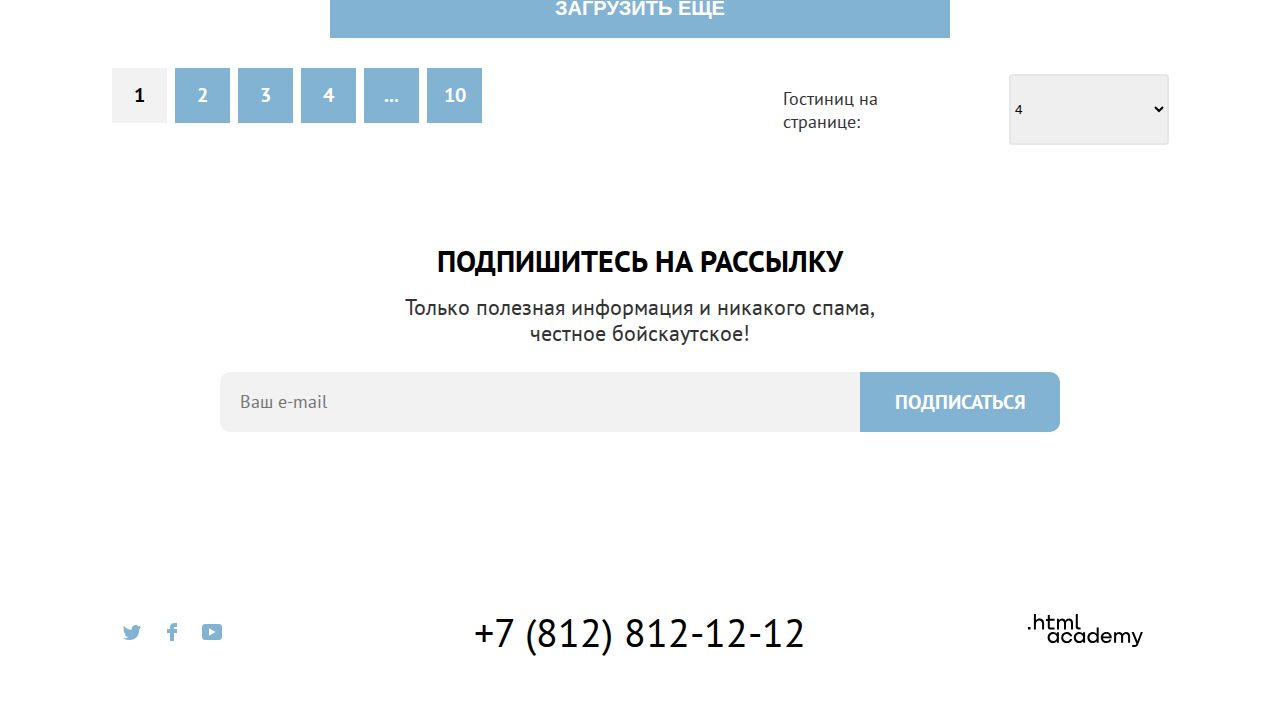
<file: 5/catalog.html>
<!DOCTYPE html>
<html lang="ru">
  <head>
    <meta charset="utf-8">
    <title>HTML Academy: Седона</title>
    <link rel="stylesheet" href="styles/styles.css">
    <base href="https://htmlacademy-htmlcss.github.io/1973093-sedona-33/5/">
</head>
  <body>
    <div class="wrapper">
      <header class="page-header">
        <nav class="navigation">
          <a class="navigation-logo" href="#">
            <img class="page-header-logo" src="images/logo/logo.svg" width="139" height="70" alt="Логотип сайта города Седона"> 
          </a>
          <ul class="navigation-list">
            <li class="navigation-item">
              <a class="navigation-link" href="index.html">Главная</a>
            </li>
            <li class="navigation-item">
              <a class="navigation-link" href="#">О Седоне</a>
            </li>
            <li class="navigation-item">
              <a class="navigation-link navigation-link-current">Гостиницы</a>
            </li>
          </ul>
          <ul class="navigation-list navigation-user">
            <li class="navigation-item">
              <a class="navigation-link link-icon" href="#">
                <svg class="navigation-icon" aria-hidden="true" focusable="false" width="20" height="19" viewBox="0 0 20 19" fill="currentColor" xmlns="http://www.w3.org/2000/svg">
                  <path d="m19.03 17.05-3.71-3.7c1-1.3 1.7-3 1.7-4.9 0-4.4-3.61-8-8.02-8a8.12 8.12 0 0 0-8.03 8.1c0 4.4 3.61 8 8.03 8 1.8 0 3.5-.6 4.91-1.7l3.71 3.7 1.4-1.5ZM9 14.55c-3.31 0-6.02-2.7-6.02-6a6.03 6.03 0 0 1 12.03 0c0 3.3-2.7 6-6.01 6Z"/>
                </svg>
                <span class="visually-hidden">Поиск</span></a>
            </li>
            <li class="navigation-item">
              <a class="navigation-link link-icon" href="#">
                <svg class="navigation-icon" width="19" height="17" viewBox="0 0 19 17" fill="currentColor" xmlns="http://www.w3.org/2000/svg">
                  <path d="M9.44 17c-.3 0-.6-.1-.8-.4-5.41-6.1-6.72-7.5-7.02-7.9A5.4 5.4 0 0 1 6.03 0c1.3 0 2.51.5 3.51 1.3a5.47 5.47 0 0 1 9.03 4.1c0 1.3-.5 2.5-1.3 3.4l-7.02 7.9c-.2.2-.4.3-.8.3ZM3.43 7.5c.3.4 3.5 4 6.11 6.9l6.22-7c.5-.5.7-1.2.7-2 0-1.8-1.5-3.3-3.3-3.3-1 0-2.01.5-2.71 1.3-.3.3-.6.4-.9.4-.3 0-.6-.2-.8-.4a3.7 3.7 0 0 0-2.72-1.3c-1.8 0-3.3 1.5-3.3 3.3-.1.9.3 1.6.7 2.1-.1 0-.1 0 0 0Z"/>
              </svg>
                <span class="visually-hidden">Избранное</span></a>
            </li>
          </ul>
          <div class="navigation-item-button">
            <a class="navigation-link-button" href="#">
              <span class="want">Хочу сюда!</span>
            </a>
          </div>
        </nav>
      </header>
      <main class="main-catalog main-container">
        <div class="catalog-service">
          <header class="catalog-header">
            <h1 class="catalog-header-title">Гостиницы Седоны</h1>
            <ul class="breadcrumbs">
              <li class="breadcrumbs-item-main">
                  <a class="breadcrumbs-link link-main" href="index.html">
                    <svg class="breadcrumbs-link-main" aria-hidden="true" focusable="false" width="12" height="12" viewBox="0 0 12 12" fill="none" xmlns="http://www.w3.org/2000/svg">
                      <path d="M6 .3 0 5.8V12h12V5.8L6 .3ZM11 11H1V6.2l5-4.5 5 4.5V11Z" fill="#fff"/><path d="M4 10h1V7.5h2V10h1V6.5H4V10Z" fill="#fff"/>
                    </svg>
                    <span class="visually-hidden">Главная</span>
                  </a>
              </li>
              <div class="breadcrumbs-arrow">
                <svg class="breadcrumbs-arrow-item" width="5" height="8" viewBox="0 0 5 8" fill="none" xmlns="http://www.w3.org/2000/svg">
                  <path d="M4.8 3.6 1 .2C.8 0 .4 0 .1.2-.2.4-.1.8.1 1l3.3 3L.2 7c-.2.2-.2.6 0 .8 0 .1.3.2.4.2.1 0 .3-.1.4-.2l3.8-3.4c.3-.2.3-.6 0-.8Z" fill="#fff"/>
                </svg>
              </div>
              <a class="breadcrumbs-link" href="#">Гостиницы</a>
            </ul>
          </header>
          <section class="services">
            <h2 class="visually-hidden" hidden>Список услуг с фильтрами</h2>
            <form class="filter-group" action="https://echo.htmlacademy.ru/" metod="get">
              <fieldset class="catalog-filter-group">
                <legend class="catalog-filter-title">Инфраструктура:</legend>
                <ul class="filter-list">
                  <li class="filter-item">
                    <label class="infrasructure">
                      <input class="visually-hidden infrasructure-input" type="checkbox" name="pool" checked>
                      <span class="infrasructure-mark">
                        <!-- <svg aria-hidden="true" focusable="false" width="13" height="10" viewBox="0 0 13 10" fill="currentColor" xmlns="http://www.w3.org/2000/svg">
                          <path class="infrasructure-tick" d="M11 0 4.5 7.4 1.1 3.5 0 4.7l4.5 5.2 7.7-8.6L11 0Z"/>
                        </svg> -->
                      </span>
                      <span class="infrasructure-label">Бассейн</span>
                    </label>
                  </li>
                  <li class="filter-item">
                    <label class="infrasructure">
                      <input class="visually-hidden infrasructure-input" type="checkbox" name="parking" checked>
                      <span class="infrasructure-mark"></span>
                      <span class="infrasructure-label">Парковка</span>
                    </label>
                  </li>
                  <li class="filter-item">
                    <label class="infrasructure">
                      <input class="visually-hidden infrasructure-input" type="checkbox" name="wi-fi">
                      <span class="infrasructure-mark"></span>
                      <span class="infrasructure-label">Wi-Fi</span>
                    </label>
                  </li>
                </ul>
              </fieldset>
              <fieldset class="catalog-filter-type">
                <legend class="catalog-filter-title">Тип жилья:</legend>
                <ul class="filter-list">
                    <li class="filter-item">
                        <label class="type-of-housing">
                            <input class="visually-hidden infrasructure-input" type="radio" name="type-of-housing" value="hotel" checked>
                            <span class="type-of-housing-mark"></span>
                            <span class="type-of-housing-label">Гостиница</span>
                        </label>
                    </li>
                    <li class="filter-item">
                        <label class="type-of-housing">
                            <input class="visually-hidden infrasructure-input" type="radio" name="type-of-housing" value="motel">
                            <span class="type-of-housing-mark"></span>
                            <span class="type-of-housing-label">Мотель</span>
                        </label>
                    </li>
                    <li class="filter-item">
                        <label class="type-of-housing">
                            <input class="visually-hidden infrasructure-input" type="radio" name="type-of-housing" value="apartment">
                            <span class="type-of-housing-mark"></span>
                            <span class="type-of-housing-label">Апартаменты</span>
                        </label>
                    </li>
                </ul>
              </fieldset>
              <fieldset class="catalog-filter-price">
                <legend class="catalog-filter-title">Стоимость, ₽:</legend>
                <div class="difference">
                  <label class="catalog-filter-label">
                    <input class="range-input" type="number" value="0" name="min-price">
                    <span class="price-range">от</span>
                  </label>
                  <label class="catalog-filter-label">
                    <input class="range-input" type="number" value="9000" name="min-price">
                    <span class="price-range">до</span>
                  </label>
                </div>
                <div class="range">
                  <div class="range-stripe">
                    <div class="range-stripe-choose"style="left: 0; width: 227px">
                      <button class="range-square square-min">
                        <span class="visually-hidden">Изменить минимальную цену.</span>
                      </button>
                      <button class="range-square square-max">
                        <span class="visually-hidden">Изменить максимальную цену.</span>
                      </button>
                    </div>
                  </div>
                </div>
              </fieldset>
              <div class="catalog-filter-button">
                <button class="filter-button button" type="submit">Применить</button>
                <button class="button-reset" type="reset">Сбросить</button>
              </div>  
            </form>
          </section>
        </div>
        <section class="sorting">
          <p class="find-page">Найдено гостиниц: 38</p>
          <div class="select">
            <select class="select-control" aria-label="Сортировка">
              <option value="cheap">Сначала дешёвые</option>
              <option value="rich">Сначала дорогие</option>
              <option value="popular">Сначала популярные</option>
            </select>
          </div>
          <div class="show">
            <a class="show-item show-item-current" href="#">
              <svg aria-hidden="true" focusable="false" width="16" height="14" viewBox="0 0 16 14" fill="none" xmlns="http://www.w3.org/2000/svg">
                <path d="M4 0H0v6h4V0ZM16 0h-4v6h4V0ZM10 0H6v6h4V0ZM4 8H0v6h4V8ZM16 8h-4v6h4V8ZM10 8H6v6h4V8Z" fill="#000"/>
              </svg>
              <span class="visually-hidden">Показать карточки</span>
            </a>
            <a class="show-item" href="#">
              <svg aria-hidden="true" focusable="false" width="16" height="14" viewBox="0 0 16 14" fill="none" xmlns="http://www.w3.org/2000/svg">
                <path d="M16 12H0v2h16v-2ZM14 2v6H2V2h12Zm2-2H0v10h16V0Z" fill="#000"/>
              </svg>
              <span class="visually-hidden">Показать слайды</span>
            </a>
            <a class="show-item" href="#">
              <svg aria-hidden="true" focusable="false" width="16" height="14" viewBox="0 0 16 14" fill="none" xmlns="http://www.w3.org/2000/svg">
                <path d="M2 0H0v2h2V0ZM16 0H4v2h12V0ZM2 4H0v2h2V4ZM16 4H4v2h12V4ZM2 8H0v2h2V8ZM16 8H4v2h12V8ZM2 12H0v2h2v-2ZM16 12H4v2h12v-2Z" fill="#000"/>
              </svg>
              <span class="visually-hidden">Показать список</span>
            </a>
          </div>
        </section>
        <section class="options">
          <ul class="options-list">
            <li class="options-item">
              <a class="options-item-link" href="#">
                <img class="options-item-image" src="images/hotels/hotel-1.jpg" width="299" height="220" alt="Фото отеля Amara Resort & Spa">
              </a>
              <h2 class="hotel-name">Amara Resort & Spa</h2>
              <div class="info-item">
                <span class="type">Гостиница</span>
                <span class="options-item-price">От 4000 ₽</span>
                <a class="options-item-button link" href="#">Подробнее</a>
                <button class="options-item-button favorites" type="button">В избранное</button>
                <img class="stars-image" src="images/stars/stars-1.svg" width="91" height="17" alt="4 звезды">
                <span class="rating">Рейтинг: 8,5</span>
              </div>
            </li>
            <li class="options-item">
              <a class="options-item-link" href="#">
                <img class="options-item-image" src="images/hotels/hotel-1-1.jpg" width="309" height="220" alt="Фото отеля Desert Quail Inn">
              </a>
              <h2 class="hotel-name">Desert Quail Inn</h2>
              <div class="info-item">
                <span class="type">Гостиница</span>
                <span class="options-item-price">От 3000 ₽</span>
                <a class="options-item-button link" href="#">Подробнее</a>
                <button class="options-item-button favorites" type="button">В избранное</button>
                <img class="stars-image" src="images/stars/stars-2.svg" width="68" height="17" alt="3 звезды">
                <span class="rating">Рейтинг: 8,9</span>
              </div>
            </li>
            <li class="options-item">
              <a class="options-item-link" href="#">
                <img class="options-item-image" src="images/hotels/hotel-1-2.jpg" width="308" height="220" alt="Фото отеля AVillas at Poco Diablo">
              </a>
              <h2 class="hotel-name">Villas at Poco Diablo</h2>
              <div class="info-item">
                <span class="type">Гостиница</span>
                <span class="options-item-price">От 2000 ₽</span>
                <a class="options-item-button link" href="#">Подробнее</a>
                <button class="options-item-button favorites-current" type="button">В избранном</button>
                <img class="stars-image" src="images/stars/stars-3-4.svg" width="43" height="17" alt="2 звезды">
                <span class="rating">Рейтинг: 9,2</span>
              </div>
            </li>
            <li class="options-item">
              <a class="options-item-link" href="#">
                <img class="options-item-image" src="images/hotels/hotel-1-3.jpg" width="299" height="220" alt="Фото отеля GreenTree Inn">
              </a>
              <h2 class="hotel-name">GreenTree Inn</h2>
              <div class="info-item">
                <span class="type">Гостиница</span>
                <span class="options-item-price">От 3000 ₽</span>
                <a class="options-item-button link" href="#">Подробнее</a>
                <button class="options-item-button favorites" type="button">В избранное</button>
                <img class="stars-image" src="images/stars/stars-3-4.svg" width="43" height="17" alt="2 звезды">
                <span class="rating">Рейтинг: 9,2</span>
              </div>
            </li>
          </ul>
          <button class="load-more" type="submit">Загрузить еще</button>
        </section>
        <div class="pagination">
          <ul class="page-number-list">
            <li class="page-number-item">
              <a class="page-number-link page-number-current">1</a>
            </li>
            <li class="page-number-item">
              <a class="page-number-link" href="#">2</a>
            </li>
            <li class="page-number-item">
              <a class="page-number-link" href="#">3</a>
            </li>
            <li class="page-number-item">
              <a class="page-number-link" href="#">4</a>
            </li>
            <li class="page-number-item">
              <a class="page-number-link" href="#">...</a>
            </li>
            <li class="page-number-item">
              <a class="page-number-link" href="#">10</a>
            </li>
          </ul>
          <div class="quantity">
            <p class="number-of-hotels">Гостиниц на странице:</p>
            <select class="options-select-control" aria-label="Сортировка">
              <option value="four">4</option>
              <option value="one">1</option>
              <option value="two">2</option>
              <option value="three">3</option>
            </select>
          </div>
        </div>
        <section class="distribution-catalog">
          <h2 class="distribution-subscription-catalog">Подпишитесь на рассылку</h2>
          <p class="paragraph-info-catalog">Только полезная информация и никакого спама,<br>
            честное бойскаутское!</p>
          <form class="news-form" name="appointment-form" action="https://echo.htmlacademy.ru/" method="post">
            <input class="e-mail" name="appointment-email" type="email" placeholder="Ваш e-mail">
            <button class="form-button button" type="submit">Подписаться</button>
          </form>
        </section>
      </main>
      <footer class="page-footer">
        <div class="page-footer-container">
          <section class="social">
            <ul class="social-networks">
              <li class="social-networks-item">
                <a class="social-networks-link" href="https://twitter.com/htmlacademy_ru">
                  <svg aria-hidden="true" focusable="false" width="18" height="15" viewBox="0 0 18 15" fill="currentColor" xmlns="http://www.w3.org/2000/svg">
                    <path d="M11.6.2c1.8-.5 3.2.3 3.8 1.2.7-.2 1.4-.5 2.1-.7 0 .9-.6 1.5-.9 1.8.7.1 1.4-.6 1.4-.6-.2 1-1.1 1.8-1.7 2C16.1 10.7 13 15.1 5.7 15h-.5c-.4 0-4.4-.5-5.2-1.9 2.4.2 4.1-.4 5-1.2-1-.3-2.9-.4-3.2-2.9.4.1.6.2 1.3.1C1.8 8.3.4 7.5.5 5.3c.3.3 1.1.5 1.4.5C1.1 5.6-.2 2.5.9.9c1.9 1.9 4 3.6 7.6 3.8C8.7 2.3 9.7.8 11.6.2Z"/>
                  </svg>
                  <span class="visually-hidden">Twitter</span>
                </a>
              </li>
              <li class="social-networks-item">
                <a class="social-networks-link" href="https://www.facebook.com/htmlacademy">
                  <svg aria-hidden="true" focusable="false" width="10" height="18" viewBox="0 0 10 18" fill="currentColor" xmlns="http://www.w3.org/2000/svg">
                    <path d="M7 0C4.8 0 3 1.8 3 4v2H0v4h3v8h4v-8h3V6H7V4h3V0H7Z"/>
                  </svg>
                  <span class="visually-hidden">Facebook</span>
                </a>
              </li>
              <li class="social-networks-item">
                <a class="social-networks-link" href="https://www.youtube.com/c/HTMLAcademyRUS">
                  <svg aria-hidden="true" focusable="false" width="20" height="16" viewBox="0 0 20 16" fill="currentColor" xmlns="http://www.w3.org/2000/svg"><g clip-path="url(#a)">
                    <path d="M17 0H2.9C1.2 0 0 1.5 0 3.2v9.5C0 14.5 1.2 16 2.9 16h14.3c1.5 0 2.9-1.5 2.9-3.2V3.2C19.9 1.5 18.7 0 17 0ZM7 11.8V4.2L13.7 8 7 11.8Z"/></g><defs><clipPath id="a"><path fill="#fff" d="M0 0h20v16H0z"/></clipPath></defs>
                  </svg>
                  <span class="visually-hidden">Youtube</span>
                </a>
              </li>
            </ul>
          </section>
          <section class="number">
            <a class="number-phone" href="tel:+78128121212">+7 (812) 812-12-12</a>
          </section>
          <section class="site">
            <a class="developer-site" href="https://htmlacademy.ru/">
              <svg class="salut" aria-hidden="true" focusable="false" width="115" height="34" viewBox="0 0 115 34" fill="currentColor" xmlns="http://www.w3.org/2000/svg">
                <path d="M0 12.9v2.6h2.5v-2.6H0ZM11.6 4.5c-1.6 0-2.8.7-3.6 1.7h-.1V0h-2v15.5h2v-5.3c0-2.1 1.3-3.6 3.3-3.6 1.8 0 2.9 1.4 2.9 3.2v5.7h2V9.4c.1-3-1.8-4.9-4.5-4.9ZM26.6 4.8h-4.8V1.1h-2v3.8h-1.9v2h1.9v6c0 1.7 1 2.7 2.7 2.7h4.1v-2h-3.7c-.7 0-1.1-.4-1.1-1.1V6.8h4.8v-2ZM41.1 4.6c-1.6 0-2.9.8-3.5 2.1h-.1c-.6-1.2-1.8-2.1-3.4-2.1-1.4 0-2.5.8-3.1 1.8h-.1V4.8H29v10.6h2V10c0-2 1-3.5 2.6-3.5 1.5 0 2.4 1 2.4 2.6v6.3h2V9.8c0-2.4 1.4-3.3 2.6-3.3 1.5 0 2.4 1 2.4 2.6v6.3h2V8.9c.1-2.5-1.4-4.3-3.9-4.3ZM47.8 12.7c0 1.7 1 2.7 2.8 2.7h2v-2h-1.7c-.7 0-1.1-.4-1.1-1.1V0h-2v12.7ZM28.9 19.7c-.9-1.1-2.2-1.8-3.9-1.8-3.1 0-5.4 2.3-5.4 5.6s2.3 5.6 5.4 5.6c1.8 0 3-.8 3.8-1.9h.1v1.6h2V18.2h-2v1.5Zm-3.6 7.4c-2.2 0-3.6-1.6-3.6-3.6s1.4-3.6 3.6-3.6 3.6 1.6 3.6 3.6c0 1.9-1.4 3.6-3.6 3.6ZM44.2 22c-.5-2.4-2.6-4.1-5.4-4.1a5.4 5.4 0 0 0-5.6 5.6c0 3.1 2.2 5.6 5.6 5.6 2.8 0 4.9-1.8 5.4-4.2h-2.1a3.4 3.4 0 0 1-3.3 2.3c-2.2 0-3.6-1.6-3.6-3.6s1.4-3.6 3.6-3.6c1.6 0 2.8 1 3.3 2.2h2.1V22ZM55.1 19.7c-.9-1.1-2.2-1.8-3.9-1.8-3.1 0-5.4 2.3-5.4 5.6s2.3 5.6 5.4 5.6c1.8 0 3-.8 3.8-1.9h.1v1.6h2V18.2h-2v1.5Zm-3.6 7.4c-2.2 0-3.6-1.6-3.6-3.6s1.4-3.6 3.6-3.6 3.6 1.6 3.6 3.6c0 1.9-1.5 3.6-3.6 3.6ZM68.7 19.8c-.9-1.1-2.2-1.9-3.9-1.9-3.1 0-5.4 2.3-5.4 5.6s2.2 5.6 5.4 5.6c1.7 0 3-.8 3.8-1.8h.1v1.5h2V13.4h-2v6.4Zm-3.6 7.3c-2.2 0-3.6-1.6-3.6-3.6s1.4-3.6 3.6-3.6 3.6 1.6 3.6 3.6c-.1 2-1.5 3.6-3.6 3.6ZM78.3 17.9c-3.3 0-5.5 2.5-5.5 5.6 0 3 2.1 5.6 5.5 5.6 2.5 0 4.5-1.3 5.2-3.6h-2.1c-.5 1-1.6 1.6-3 1.6-1.9 0-3.3-1.3-3.4-2.9h8.8c.2-3.6-2-6.3-5.5-6.3Zm0 1.9c1.7 0 3 1 3.3 2.6h-6.5c.3-1.5 1.5-2.6 3.2-2.6ZM98.2 17.9c-1.6 0-2.9.8-3.6 2h-.1c-.6-1.2-1.8-2-3.4-2-1.4 0-2.5.7-3.1 1.8v-1.5h-1.9v10.6h2v-5.4c0-2 1-3.4 2.6-3.5 1.5 0 2.4 1 2.4 2.6v6.3h2v-5.6c0-2.4 1.4-3.3 2.6-3.3 1.5 0 2.4 1 2.4 2.6v6.3h2v-6.5c.1-2.6-1.4-4.4-3.9-4.4ZM109.4 27l-3.6-8.9h-2.2l4.8 11.6c-.3.9-.7 1.2-1.7 1.2h-2.5v2h2.5c1.8 0 2.8-.8 3.5-2.6l4.7-12.2h-2.1l-3.4 8.9Z"/>
              </svg>
              <span class="visually-hidden">Логотип разработчика</span>
            </a>
          </section>
        </div>
      </footer>
    </div> 
  </body>
</html>
</file>
<file: styles/styles.css>
@font-face {
    font-family: "PT Sans";
    font-style: normal;
    font-weight: 400;
    src: url("../fonts/ptsans-400.woff2") format("woff2");
    font-display: swap;
}

@font-face {
    font-family: "PT Sans";
    font-style: normal;
    font-weight: 700;
    src: url("../fonts/ptsans-700.woff2") format("woff2");
    font-display: swap;
}

html {
    height: 100%;
}

.wrapper {
    display: flex;
    flex-direction: column;
	min-height: 100%;
    max-width: 1200px;
    margin-left: auto;
    margin-right: auto;
    padding: 0 16px;
}

body {
    margin: 0;
    display: flex;
    flex-direction: column;
    min-height: 100%;
    font-family: "PT Sans", sans-serif;
    font-size: 22px;
    line-height: 26px;
    color: #333333;
    background-color: #FFFFFF;
}

.visually-hidden {
    position: absolute;
    width: 1px;
    height: 1px;
    margin: -1px;
    padding: 0;
    border: 0;
    clip: rect(0 0 0 0);
    overflow: hidden;
  }

.page-header {
    color: #000000;
    background: #FFFFFF;
}

.main-container {
    flex-grow: 1;
}

.navigation {
    display: flex;
    width: 1060px;
    margin: 0 auto;
    color: #000000;
    background-color: #FFFFFF;
}

.navigation-list {
    margin: 0;
    padding: 0;
    width: 470px;
    list-style-type: none;
    display: flex;
    flex-wrap: wrap;
}

.navigation-logo {
    position: relative;
    margin: 0;
    margin-bottom: -10px;
    padding: 0;
    margin-right: 30px;
}

.navigation-user {
    width: 84px;
    margin-left: auto; 
}

.navigation-link {
    display: block;
    position: relative;
    font-family: inherit;
    font-size: 20px;
    line-height: 26px;
    font-weight: 700;
    text-align: center;
    text-decoration: none;
    padding: 20px 17px;
    color: #000000;
}

.navigation-link:hover {
    color: #756257;
}

.navigation-link:active {
    color: rgba(117, 98, 87, 0.3);
}

.navigation-link-current::before {
    position: absolute;
    content: "";
    bottom: 0;
    right: 17px;
    height: 2px;
    left: 17px;
    background-color: #756257;
}

.navigation-icon {
    position: absolute;
    top: 0;
    right: 0;
    bottom: 0;
    left: 0;
    margin: auto;
}

.heart {
    margin: 15px -2px 25px auto;
}

.navigation-user .navigation-link {
    min-height: 17px;
    min-width: 18px;
}

.link-icon {
    padding: 24px 12px;
}

.navigation-item-button {
    width: 160px;
    margin: 14px 0 14px 20px;
}

.navigation-link-button {
    display: block;
    font-family: inherit;
    font-weight: 700;
    font-size: 16px;
    line-height: 20px;
    width: 130px;
    padding: 8px 15px;
    text-decoration: none;
    color: #FFFFFF;
    background-color: #756257;
    text-align: center;
    text-transform: uppercase;
    border-radius: 4px;
}

.navigation-link-button:hover {
    background: #615048;
}

.navigation-link-button:focus {
    background: #615048;
    outline: 3px solid #83B3D3;
}

.navigation-link-button:active {
    background: #615048;
    color: rgba(255, 255, 255, 0.3);
}

.button {
    font-family: inherit;
    display: inline-block;
    font-size: 20px;
    line-height: 26px;
    font-weight: 700;
    text-align: center;
    color: #FFFFFF;
    background-color: #83B3D3;
    border: none;
    text-transform: uppercase;
    cursor: pointer;
}

.first-screen {
    background-image: url("../images/backgrounds/index-background.jpg");
    background-repeat: no-repeat;
    background-size: 100% auto;
    display: block;
    padding-top: 51px;
    background-color: #615048;
}

.page-container {
    margin: 0 auto;
}

.presentation {
    font-family: inherit;
    font-size: 30px;
    line-height: 36px;
    font-weight: 700;
    width: 720px;
    color: #000000;
    text-align: center;
    text-transform: uppercase;
    margin: 0;
    padding: 63px 240px 31px;
    word-break: break-all;
}

.paragraph {
    font-family: inherit;
    font-size: 22px;
    line-height: 36px;
    font-weight: 400;
    width: 720px;
    color: #333333;
    text-align: center;
    margin: 0;
    padding: 0 240px 79px;
    word-break: break-all;
}

.advantages {
    font-family: inherit;
    font-size: 24px;
    line-height: 28px;
    font-weight: 700;
    color: #000000;
    background-color: #FFFFFF;
    text-align: center;
    text-transform: uppercase;
    margin: 0;
    padding: 0;
    display: flex;
    flex-wrap: wrap;
}

.advantages-number {
    margin: 0;
    width: 400px;
    padding-top: 98px;
    padding-bottom: 28px;
    font-weight: 700;
    font-size: 24px;
    line-height: 28px;
    text-align: center;
    word-break: break-all;
}

.bright-color {
    width: 400px;
    color: #FFFFFF;
    background-color: #83B3D3;
}

.middle-color {
    width: 400px;
    color: #000000;
    background-color: rgba(131, 179, 211, 0.12);
}

.dim-color {
    width: 400px;
    color: #000000;
    background-color: rgba(131, 179, 211, 0.2);
}

.advantages-paragraph-number {
    font-family: inherit;
    font-size: 18px;
    line-height: 21px;
    font-weight: 400;
    width: 250px;
    margin: 0;
    padding: 0 75px 30px;
    text-transform: none; 
}

.advantages .advantages-paragraph {
    font-family: inherit;
    font-size: 18px;
    line-height: 21px;
    font-weight: 400;
    min-width: 220px;
    margin: 0;
    padding: 0 90px 77px;
    text-transform: none;
    word-break: break-all;
}

.advantages .advantages-paragraph-long {
    font-family: inherit;
    font-size: 18px;
    line-height: 21px;
    font-weight: 400;
    min-width: 250px;
    margin: 0;
    padding: 0 75px 108px;
    text-transform: none;
    word-break: break-all;
}

.blue {
    font-family: inherit;
    background-color: rgba(131, 179, 211, 0.12);
}

.white {
    font-family: inherit;
    background-color: #FFFFFF;
}

.logo-house {
    padding: 89px 162px 19px;
}

.logo-food {
    padding: 91px 163px 19px;
}

.logo-souvenir {
    padding: 85px 168px 19px;
}

.advantages-title {
    font-size: 24px;
    line-height: 28px;
    font-weight: 700;
    width: 250px;
    margin: 0;
    text-transform: uppercase;
    color: #000000;
    padding: 0 75px 20px;
    word-break: break-all;
}

.pros {
    font-size: 18px;
    line-height: 21px;
    font-weight: 400;
    width: 250px;
    color: #333333;
    text-transform: none;
    margin: 0;
    padding: 0 75px 89px;
    word-break: break-all;
}

.main-page-image {
    display: block;
    text-align: center;
}

.hotel-search {
    font-family: inherit;
    text-align: center;
    background-color: #FFFFFF;
}

.hotel-search-interest {
    font-size: 30px;
    line-height: 36px;
    font-weight: 700;
    text-transform: uppercase;
    color: #000000;
    margin: 0;
    width: 720px;
    padding: 91px 240px 15px;
    word-break: break-all;
}

.paragraph-data {
    font-size: 22px;
    line-height: 26px;
    font-weight: 400;
    color: #333333;
    margin: 0;
    width: 720px;
    padding: 15px 240px 56px;
    text-align: center;
    word-break: break-all;
}

.hotel-search-link {
    font-family: inherit;
    font-size: 20px;
    line-height: 36px;
    font-weight: 700;
    text-align: center;
    color: #FFFFFF;
    background-color: #756257;
    text-decoration: none;
    text-transform: uppercase;
    display: block;
    width: 575px;
    padding: 12px 0;
    margin: 0 312px 93px;
    border-radius: 10px;
}

.hotel-search-link:hover {
    background: #615048;
}

.hotel-search-link:focus {
    background: #615048;
    outline: 3px solid #83B3D3;
}

.hotel-search-link:active {
    background: #615048;
    color: #FFFFFF;
    opacity: 0.3;
}

.distribution {
    font-family: inherit;
    text-align: center;
    background-image: url("../images/backgrounds/background.jpg");
    background-repeat: no-repeat;
    background-size: 100% auto;
    color: #FFFFFF;
    margin: 0 auto;
    background-color: #615048;
    background-size: cover;
}

.distribution-subscription {
    font-size: 30px;
    line-height: 36px;
    text-transform: uppercase;
    font-weight: 700;
    margin: 0;
    width: 720px;
    padding: 94px 240px 29px;
    word-break: break-all;
}

.paragraph-info {
    font-size: 22px;
    line-height: 26px;
    font-weight: 400;
    margin: 0;
    width: 720px;
    padding: 0 240px 46px;
    word-break: break-all;
} 

.news-form-main {
    display: flex;
    justify-content: center;
    padding-bottom: 94px;
}

.news-form-catalog {
    display: flex;
    justify-content: center;
    padding-bottom: 140px;
}

.e-mail {
    font: inherit;
    font-weight: 400;
    font-size: 18px;
    line-height: 26px;
    width: 560px;
    background-color: #F2F2F2;
    border-radius: 10px 0px 0px 10px;
    padding: 0 18px 0 22px;
    border: none;
}

.e-mail:hover {
    background: #E6E6E6;
}

.e-mail:focus {
    background: #E6E6E6;
    outline: 3px solid #83B3D3;
}

.e-mail:invalid {
    background: #FFFFFF;
    outline: 2px solid #FF5757;
}

.input-disabled:disabled {
    opacity: 0.8;
}

.page-footer {
    width: 1200px;
    font-family: inherit;
    font-weight: 400;
    text-transform: uppercase;
}

.page-footer-container {
    display: flex;
    margin: 0 auto;
}

.social {
    width: 150px;
    padding: 0;
    margin-top: 37px;
    margin-right: 30px;
    margin-bottom: 53px;
    margin-left: 61px;
}

.social-networks {
    display: flex;
    flex-wrap: wrap;
    margin: 0;
    padding: 0;
    list-style-type: none;
    align-items: center;
}

.social-networks-item {
    min-height: 15px;
    min-width: 10px;
}

.social-networks-item:not(:last-child) {
    margin-right: 4px;
}

.social-networks-link {
    display: flex;
    align-items: center;
    justify-content: center;
    width: 40px;
    height: 40px;
    text-decoration: none;
    color: #83B3D3;
}

.social-networks-link:hover {
    color: #68A2CA;
}

.social-networks-link:focus {
    color: #68A2CA;
    outline: 3px solid #83B3D3;
    border-radius: 10px;
}

.social-networks-link:active {
    color: #68A2CA;
    opacity: 0.3;
}

.number {
    width: 720px;
    margin-top: 40px;
    margin-bottom: 30px;
    text-align: center;
    font-size: 40px;
    line-height: 40px;
    font-weight: 400;
}

.number-phone {
    text-decoration: none;
    color: #000000;
}

.number-phone:hover {
    color: #756257;
}

.number-phone:focus {
    color: #756257;
    outline: 3px solid #83B3D3;
    border-radius: 10px;
}

.number-phone:active {
    color: #756257;
    opacity: 0.3;
}

.site {
    min-width: 160px;
    margin-top: 33px;
    margin-right: 37px;
    margin-bottom: 32px;
    margin-left: auto;
}

.developer-site {
    display: flex;
    width: 115px;
    height: 34px;
    padding: 8px 10px;
    
    text-decoration: none;
    color: #000000;
}

.developer-site:hover {
    color: #756257;
}

.developer-site:focus {
    color: #756257;
    outline: 3px solid #83B3D3;
    border-radius: 10px;
}

.developer-site:active {
    color: #756257;
    opacity: 0.3;
}

.main-catalog {
    flex-grow: 1;
    font-size: 22px;
    line-height: 26px;
    color: #000000;
    background-color: #FFFFFF;
}

.catalog-service {
    background-image: url("../images/backgrounds/catalog-background-1.jpg");
    color: #FFFFFF;
    background-repeat: no-repeat;
    background-size: 100% 100%;
    background-color: #615048;
    margin: 0 auto;
    padding: 0;
}

.catalog-header-title {
    font-weight: 700;
    font-size: 60px;
    line-height: 61px;
    margin: 0;
    padding: 41px 601px 0 71px;
    word-break: break-all;
}

.breadcrumbs {
    display: flex;
    flex-wrap: wrap;
    margin: 0;
    margin-left: 66px;
    margin-bottom: 43px;
    padding: 0;
    list-style-type: none;
    align-items: center;
}

.breadcrumbs-item-main {
    display: flex;
    min-width: 37px;
    position: relative;
}

.breadcrumbs-item-main:not(:last-child) {
    margin-right: 8px;
}

.breadcrumbs-link {
    font-weight: 400;
    font-size: 16px;
    line-height: 21px;
    text-decoration: none;
    color: #FFFFFF;
    margin: 0;
}

.link-main {
    display: flex;
    margin: 0;
    padding: 0;
    width: 28px;
    height: 28px;
}

.link-main::before {
    position: absolute;
    content: "";
    width: 6px;
    height: 8px;
    top: 10px;
    right: 0;
    background-image: url("../images/breadcrumbs/breadcrumbs-arrow.svg");
    background-repeat: no-repeat;
    background-position: center;
}

.breadcrumbs-link-main {
    position: absolute;
    padding: 8px 8px 8px;
    top: 0;
}

.breadcrumbs-link:hover {
    opacity: 0.6;
}

.breadcrumbs-link:focus {
    color: #FFFFFF;
    outline: 3px solid #83B3D3;
    border-radius: 4px;
}

.breadcrumbs-link:active {
    opacity: 0.3;
}

.filter-group {
    display: flex;
    margin-top: 45px;
    margin: 0;
    padding: 0;
    flex-wrap: wrap;
}

.catalog-filter-group {
    min-width: 150px;
    margin: 0 67px 83px 71px;
    padding: 0;
    border: none;
}

.filter-list {
    margin: 0;
    padding: 0;
}

.filter-item {
    list-style-type: none;
    margin-left: 2px;
}

.infrasructure,
.type-of-housing {
    position: relative;
    display: block;
    font-family: inherit;
    font-weight: 400;
    font-size: 18px;
    line-height: 23px;
    padding-left: 38px;
    font: inherit;
}

.infrasructure-mark {
    position: absolute;
    width: 20px;
    height: 20px;
    top: 3px;
    left: 0;
    background: #FFFFFF;
    border-radius: 4px;
}

.infrasructure-label,
.type-of-housing-label {
    font-weight: 400;
    font-size: 18px;
    line-height: 23px;
}

.infrasructure-input:checked + .infrasructure-mark {
    width: 20px;
    height: 20px;
    background-image: url("../images/tick.svg");
    background-repeat: no-repeat;
    background-position: center center;
    content: "";
}

.infrasructure:hover .infrasructure-mark {
    opacity: 0.6;
}

.infrasructure:focus-within .infrasructure-mark {
    outline: 3px solid #83B3D3;
    opacity: 0.6;
}

.infrasructure:active .infrasructure-mark {
    opacity: 0.3;
}

.infrasructure-input:disabled + .infrasructure-mark,
.infrasructure-input:disabled ~ .infrasructure-label {
    opacity: 0.8;
}

.type-of-housing-mark {
    position: absolute;
    width: 20px;
    height: 20px;
    top: 3px;
    left: 0;
    background: #FFFFFF;
    border-radius: 50%;
}

.type-of-housing:focus-within .type-of-housing-mark{
    outline: 3px solid #83B3D3;
}

.infrasructure-input:disabled + .type-of-housing-mark,
.infrasructure-input:disabled ~ .type-of-housing-label {
    opacity: 0.8;
}

.filter-item:not(:last-child) {
    margin-bottom: 10px;
}

.catalog-filter-type {
    min-width: 145px;
    margin: 0;
    margin-right: 168px;
    padding: 0;
    border: none;
}
.infrasructure-input[type="radio"]:checked + .type-of-housing-mark::before {
    position: absolute;
    top: 5px;
    left: 5px;
    width: 10px;
    height: 10px;
    background-color: #3F5E72;
    border-radius: 50%;
    content: "";
  }
  
.catalog-filter-price {
    width: 287px;
    margin: 0;
    padding: 0;
    border: none;
}

.catalog-filter-title {
    font-weight: 700;
    font-size: 20px;
    line-height: 26px;
    margin-bottom: 27px;  
    padding: 0; 
}

.difference {
    display: flex;
    width: 286px;
    height: 48px;
    margin-top: 7px;
}

.catalog-filter-label {
    width: 143px;
    display: flex;
    flex-wrap: wrap;
}

.label-left {
    border: 2px solid #FFFFFF;
    border-radius: 4px 0 0 4px;
    border-right: 2px solid #FFFFFF;
}

.label-left:hover {
    border: 2px solid rgba(255, 255, 255, 0.6);
}

.label-left:focus-within {
    border: 2px solid #FFFFFF;
    box-shadow: 0px 0px 0px 3px #81B3D2;
}

.label-left:active {
    background-color: #756257;
}

.label-right {
    border: 2px solid #FFFFFF;
    border-radius: 0 4px 4px 0;
    border-right: 2px solid #FFFFFF;
    margin-left: -2px;
}

.label-right:hover {
    border: 2px solid rgba(255, 255, 255, 0.6);
}

.label-right:focus-within {
    border: 2px solid #FFFFFF;
    box-shadow: 0px 0px 0px 3px #81B3D2;
}

.label-right:active {
    background-color: #756257;
}

.input-left:disabled,
.input-right:disabled {
    border: 2px solid red;
}

.range-input {
    width: 75px;
    font-family: "PT Sans", sans-serif;
    font-weight: 400;
    font-size: 18px;
    line-height: 23px;
    margin-left: 14px;
    padding-top: 3px;
    padding-left: 2px;
    color: #FFFFFF;
    background-color: transparent;
    border: none;
    appearance: textfield;
}

.range-input::-webkit-outer-spin-button,
.range-input::-webkit-inner-spin-button {
  appearance: none;
  margin: 0;
}

.input-max {
    margin-top: 2px;
    margin-left: 13px;
}

.price-range {
    font-family: "PT Sans", sans-serif;
    font-weight: 400;
    font-size: 18px;
    line-height: 23px;
    margin-right: 12px;
    margin-left: auto;
    align-self: center;
    color: #FFFFFF;
    opacity: 0.3;
}

.range-max {
    margin-right: 14px;
}

.range-stripe {
    position: relative;
    height: 4px;
    margin-top: 28px;
    background-color: rgba(255, 255, 255, 0.3);
}

.range-stripe-choose {
    position: absolute;
    height: 4px;
    background-color: #FFFFFF;
}

.range-square {
    position: absolute;
    width: 20px;
    height: 20px;
    background-color: #FFFFFF;
    border-radius: 5px;
    cursor: pointer;
    border: none;
}

.range-square:hover {
    background: #E6E6E6;
}

.range-square:focus {
    background: #E6E6E6;
    outline: 3px solid #83B3D3;
}

.square-min {
    top: -8px;
}

.square-max {
    top: -8px;
    right: -9px;
}

.catalog-filter-button {
    display: flex;
    flex-direction: column;
    width: 160px;
    margin-top: 60px;
    margin-left: auto;
    margin-right: 72px;
    padding: 0;
    align-items: center;
}

.filter-button {
    width: 160px;
    height: 48px;
    font-size: 16px;
    line-height: 21px;
    padding: 0;
    border-radius: 4px;
}

.filter-button:hover {
    background-color: #68A2CA;
}

.filter-button:focus {
    background-color: #68A2CA;
    outline: 3px solid #FFFFFF;
}

.filter-button:active {
    background-color: #68A2CA;
    color: rgba(255, 255, 255, 0.3);
}

.button-reset {
    box-sizing: content-box;
    font-family: "PT Sans", sans-serif;
    font-weight: 400;
    font-size: 18px;
    line-height: 23px;
    margin-top: 19px;
    border: 0;
    cursor: pointer;
    color: #FFFFFF;
    background:transparent;
}

.button-reset:hover {
    color: rgba(255, 255, 255, 0.6);
}

.button-reset:focus {
    outline: 3px solid #83B3D3;
    border-radius: 4px;
}

.button-reset:active {
    color: rgba(255, 255, 255, 0.3);
}

.sorting {
    display: flex;
    font-weight: 700;
    font-size: 30px;
    line-height: 39px;
    text-transform: uppercase;
    width: 1057px;
    margin: 44px 72px 53px 71px;
}

.find-page {
    min-width: 337px;
    margin: 5px 192px 3px 0;
    word-break: break-all;
}

.control {
    width: 287px;
    border: 2px solid #E6E6E6;
    border-radius: 4px;
}

.select{
    display: flex;
    flex-wrap: wrap;
    width: 287px;
    align-items: center;
    margin-right: auto;
}

.select-control {
    font: inherit;
    width: 100%;
    border: 2px solid #E6E6E6;
    border-radius: 4px;
    padding: 10px 54px 10px 17px;
    font-weight: 400;
    font-size: 18px;
    line-height: 23px;
    background-image: url("../images/dropdown-1.svg");
    background-repeat: no-repeat;
    background-position: right 21px center;
    appearance: none;
    box-sizing: border-box;
    background-color: #FFFFFF;
}

.select-control:hover,
.options-select-control:hover {
    outline: 2px solid #83B3D3;
}

.select-control:focus,
.options-select-control:focus {
    outline: 2px solid #83B3D3;
}

.select-control:active,
.options-select-control:active {
    outline: 2px solid #E6E6E6;
    opacity: 0.3;
}

.show {
    display: flex;
    flex-wrap: wrap;
    margin-left: auto;
    width: 160px;
}

.show-item {
    width: 44px;
    height: 44px;
    border: 2px solid #E6E6E6;
    border-radius: 4px;
    background-color: #FFFFFF;
    text-decoration: none;
    text-align: center;
}

.show-item:hover {
    outline: 2px solid #83B3D3;
}

.show-item:focus {
    outline: 2px solid #83B3D3
}

.show-item:active {
    outline: 2px solid #83B3D3
}

.show-item:not(:last-child) {
    margin-right: 8px;
}

.show-item-current {
    border: 2px solid #000000;
}

.options {
    width: 1056px;
    margin: 0 auto;
}

.options-list {
    display: grid;
    column-gap: 18px;
    row-gap: 7px;
    grid-template-columns: repeat(3, 340px);
    margin: 0;
    padding: 0;
    list-style-type: none;
}

.options-item {
    display: flex;
    flex-direction: column;
    flex-wrap: wrap;
    margin: 0;
    padding: 20px;
}

.options-item-link {
    text-decoration: none;
}

.hotel-name {
    font-weight: 700;
    font-size: 24px;
    line-height: 31px;
    width: 100%;
    color: #000000;
    background-color: #FFFFFF;
    margin: 16px 91px 16px 0;
    word-break: break-all;
}

.options-item-image {
    display: block;
    margin: 0 auto;
    padding: 0;
    width: 300px;
    height: 206px;
}

.options-item-image:hover {
    opacity: 0.6;
}

.options-item-link:focus {
    outline: none;
}

.options-item-link:focus-within .options-item-image {
    outline: 3px solid #83B3D3;
}

.options-item-image:active {
    opacity: 0.3;
}

.info-item {
    display: flex;
    flex-wrap: wrap;
}

.type {
    width: 133px;
    margin-bottom: 16px;
    font-weight: 400;
    font-size: 18px;
    line-height: 23px;
    color: #333333;
    background-color: #FFFFFF;
    word-break: break-all;
}

.options-item-price {
    width: 142px;
    margin: 0 0 16px auto;
    font-weight: 400;
    font-size: 18px;
    line-height: 23px;
    color: #333333;
    background-color: #FFFFFF;
    word-break: break-all;
}

.options-item-button {
    width: 140px;
    font-size: 16px;
    line-height: 21px;
    padding: 9px 0;
}

.link {
    width: 133px;
    margin-right: auto;
    font-weight: 700;
    text-align: center;
    text-transform: uppercase;
    border-radius: 4px;
    color: #FFFFFF;
    background-color: #756257;
    text-decoration: none;
}

.link:hover {
    background: #615048;
}

.link:focus {
    background: #615048;
    outline: 3px solid #83B3D3;
}

.link:active {
    background: #615048;
    opacity: 0.3;
}

.favorites {
    font-family: inherit;
    width: 140px;
    font-weight: 700;
    text-align: center;
    text-transform: uppercase;
    border-radius: 4px;
    color: #FFFFFF;
    background: #83B3D3;
    text-decoration: none;
    border: none;
}

.favorites:hover {
    background: #68A2CA;
}

.favorites:focus  {
    background: #68A2CA;
    outline: 3px solid #756257;
}

.favorites:active {
    background: #68A2CA;
    opacity: 0.3;
}

.favorites-current {
    font-family: inherit;
    width: 140px;
    font-weight: 700;
    text-align: center;
    text-transform: uppercase;
    border-radius: 4px;
    color: #FFFFFF;
    background: #7DB54F;
    text-decoration: none;
    border: none;
}

.favorites-current:hover {
    background: #6C9E42;
}

.favorites-current:focus{
    background: #6C9E42;
    outline: 3px solid #756257;
}

.favorites-current:active{
    background: #6C9E42;
    opacity: 0.3;
}

.stars-image {
    display: flex;
    width: 120px;
    margin: 24px 0 10px;
    padding: 0;
}

.star {
    background-image: url("../images/star.svg");
    width: 18px;
    height: 17px; 
    list-style-type: none;
    background-repeat: no-repeat;
}

.star:not(:last-child) {
    padding-right: 7px;
}

.rating {
    width: 160px;
    margin-top: 14px;
    margin-left: auto;
    padding: 9px 0 10px 0;
    font-weight: 400;
    font-size: 16px;
    line-height: 21px;
    text-align: center;
    text-transform: uppercase;
    color: #333333;
    background-color: #F2F2F2;
    border-radius: 4px;
}

.options-load {
    position: relative;
}

.options-stripe::after,
.options-stripe::before {
    position: absolute;
    content: "";
    width: 1055px;
    height: 2px;
    background-color: #E6E6E6;
    transform: rotate(180deg);
}

.options-stripe::before {
    top: -30px;
}

.options-stripe::after {
    bottom: -30px;
}

.load-more {
    display: block;
    margin-top: 61px;
    margin-left: auto;
    margin-right: auto;
    font-family: "PT Sans", sans-serif;
    width: 620px;
    height: 60px;
    padding: 17px 0;
    font-weight: 700;
    font-size: 20px;
    line-height: 26px;
    text-transform: uppercase;
    color: #FFFFFF;
    background-color: #83B3D3;
    cursor: pointer;
    border: 0;
    border-radius: 4px;
}

.pagination {
    display: flex;
    width: 1056px;
    padding: 0;
    margin: 60px 72px 69px;
}

.page-number-list {
    display: flex;
    margin: 0;
    padding: 0;
    list-style-type: none;
}

.page-number-item:not(:last-child) {
    margin-right: 8px;
  }

.page-number-link {
    display: block;
    box-sizing: border-box;
    padding: 14px 17px;
    width: 55px;
    height: 55px;
    font-weight: 700;
    font-size: 20px;
    line-height: 26px;
    text-align: center;
    color: #FFFFFF;
    background-color: #83B3D3;
    text-decoration: none;
    border-radius: 4px;
}

.page-number-current {
    font-weight: 700;
    font-size: 20px;
    line-height: 26px;
    text-align: center;
    color: #000000;
    background-color: #F2F2F2;
    text-decoration: none;
}

.quantity {
    display: flex;
    width: 386px;
    margin: 3px 0 4px 300px;
}

.number-of-hotels {
    font-weight: normal;
    font-size: 18px;
    line-height: 23px;
    color: #333333;
    background-color: #FFFFFF;
    width: 175px;
    margin: 13px 51px 17px 0;
}

.options-select-control {
    width: 160px;
    margin: 0 0 5px;
    border: 2px solid #E6E6E6;
    border-radius: 4px;
    font: inherit;
    padding: 10px 49px 10px 14px;
    font-weight: 400;
    font-size: 18px;
    line-height: 23px;
    background-image: url("../images/dropdown-1.svg");
    background-repeat: no-repeat;
    background-position: right 21px center;
    appearance: none;
    box-sizing: border-box;
    background-color: #FFFFFF;
}

.distribution-catalog {
    font-family: inherit;
    text-align: center;
    font-weight: 700;
    color: #000000;
    min-width: 800px;
    margin-left: auto;
    margin-right: auto;
}

.distribution-subscription-catalog {
    font-weight: 700;
    font-size: 30px;
    line-height: 36px;
    text-transform: uppercase;
    width: 720px;
    margin: 0 auto 46px;
    word-break: break-all;
}

.paragraph-info-catalog {
    font-size: 22px;
    line-height: 26px;
    font-weight: 400;
    color: #333333;
    width: 720px;
    margin: 0 auto 46px;
    word-break: break-all;
}

.form-button {
    width: 200px;
    height: 60px;
    padding: 0;
    border-radius: 0px 10px 10px 0px;
}

.form-button:hover,
.page-number-link:hover,
.load-more:hover {
    background: #68A2CA;
}

.form-button:focus,
.page-number-link:focus,
.load-more:focus {
    background: #68A2CA;
    outline: 3px solid #756257;
}

.form-button:active,
.page-number-link:active,
.load-more:active {
    background: #68A2CA;
    color: #FFFFFF;
    opacity: 0.3;
}

.button-disabled:disabled {
    opacity: 0.8;
}

.modal-container {
    position: fixed;
    top: 0;
    left: 0;
    display: flex;
    width: 100%;
    height: 100%;
    background-color: rgba(242, 242, 242, 0.8);

  }

  .modal {
    display: flex;
    flex-wrap: wrap;
    justify-content: space-between;
    margin: auto;
    padding: 54px 72px 70px 68px;
    background-color: #FFFFFF;
    box-sizing: border-box;
    width: 715px;
    box-shadow: 0px 25px 50px rgba(0, 0, 0, 0.15);
    border-radius: 30px;
  }

  .modal-title {
    font-family: "PT Sans", sans-serif;
    font-weight: 700;
    font-size: 30px;
    line-height: 40px;
    text-transform: uppercase;
    width: 499px;
    margin: 5px auto 32px 0;
}

.modal-close-button {
    position: relative;
    width: 53px;
    height: 53px;
    background: #F2F2F2;
    border: none;
    cursor: pointer;
    border-radius: 50%;
    margin: 0 0 53px 0;
    padding: 0;
    color: #000000;
}

.modal-close-button:hover {
    background: #E6E6E6;
}

.modal-close-button:focus {
    background: #E6E6E6;
    outline: 3px solid #83B3D3; 
}

.modal-close-button:active {
    background: #E6E6E6;
    opacity: 0.3; 
}

.close {
    position: absolute;
    top: 20px;
    right: 19px;
}

.modal-content {
    display: flex;
    flex-wrap: wrap;
}

.modal-form {
    display: flex;
    flex-wrap: wrap;
}

.modal-line{
    display: flex;
    flex-wrap: wrap;
    margin: 0;
    margin-bottom: 14px;
}

.modal-text {
    display: flex;
    font-family: "PT Sans", sans-serif;
    font-weight: 700;
    font-size: 18px;
    line-height: 40px;
    color: #000000;
    width: 153px;
    padding-top: 5px;
    padding-left: 2px;
}

.modal-input {
    display: flex;
    width: 420px;
    height: 50px;
    font-family: "PT Sans", sans-serif;
    font-weight: 700;
    font-size: 18px;
    line-height: 40px;
    color: rgba(0, 0, 0, 0.6);
    padding: 0 47px 4px 21px;
    background: #F2F2F2;
    border-radius: 4px;
    background-image: url("../images/calendar.svg");
    background-repeat: no-repeat;
    background-position: right 17px center;
    appearance: none;
    box-sizing: border-box;
    border: none;
}

.modal-input:hover {
    background-color: #E6E6E6;
}

.modal-input:focus {
    background-color: #E6E6E6;
    outline: 3px solid #83B3D3;
}

.modal-input:active {
    background-color: #FFFFFF;
    outline: 2px solid #000000;
    color: rgba(0, 0, 0, 1);
}

.entry {
    font-weight: 400;
    font-size: 16px;
    color: #FF5757;
    margin: 0;
    margin-left: 157px;
}

.departure {
    font-weight: normal;
    font-size: 16px;
    color: #333333;
    margin-left: 157px;
}

.container-minus-plus {
    position: relative;
}

.quantity-people {
    display: flex;
    margin-bottom: 40px;
}

.quantity-child {
    display: flex;
    margin-bottom: 40px;
    margin-left: auto;
}

.text-range {
    font-family: "PT Sans", sans-serif;
    font-weight: 700;
    font-size: 18px;
    line-height: 40px;
    color: #000000;
    margin-right: 27px;
    display: flex;
    align-items: center;
    padding-top: 1px;
}

.tooltip {
    position: absolute;
    margin-top: 4px;
    margin-left: 53px;
    width: 25px;
    height: 25px;
}

.tooltip-toggle {
    border: none;
    background-color: transparent;
    padding: 0;
    margin: 0;
    display: block;
  }

.tooltip-icon {
    width: 100%;
    height: 100%;
    color: #FFFFFF;
    display: block;
  }
  
.tooltip-circle {
    color: #83B3D3;
  }

.tooltip-toggle:hover .tooltip-circle {
    color: #68A2CA;
  }
 
.tooltip-text {
    background-color: #333333;
    color: #ffffff;
    font-size: 16px;
    line-height: 20px;
    font-weight: 400;
    text-transform: none;
    padding: 20px 18px 23px 22px;
    box-shadow: 0px 15px 30px rgba(0, 0, 0, 0.3);
    border-radius: 10px;
    width: 256px;
    position: absolute;
    top: 100%;
    margin-top: 15px;
    margin-bottom: 6px;
    left: 50%;
    transform: translateX(-50%);
    display: none;
    box-sizing: border-box;
  }

  .tooltip-toggle:hover + .tooltip-text,
  .tooltip-toggle:focus + .tooltip-text {
    display: block;
  }

.tooltip-text:after {
    content:"";
    background-image: url("../images/tooltip-arrow.svg");
    width: 19px;
    height: 9px;
    position:absolute;
    bottom: 100%;
    left:0;
    right:0;
    margin-left: auto;
    margin-right: auto;
  }

.modal-input-quantity {
    font-family: "PT Sans", sans-serif;
    font-weight: 700;
    font-size: 18px;
    color: #000000;
    width: 69px;
    padding: 0 30px 0 34px;
    text-align: center;
    background: #F2F2F2;
    border-radius: 4px;
    border: none;
    height: 50px;
}

.modal-quantity-child {
    padding: 0 31px 0 31px;
}

.quantity-child-button,
.quantity-people-button {
    position: absolute;
    width: 25px;
    height: 25px;
    box-sizing: border-box;
    border: none;
    cursor: pointer;
    background: #F2F2F2;
}

.child-plus,
.people-plus {
    right: 13px;
    bottom: 13px;
}

.child-minus,
.people-minus {
    left: 13px;
    bottom: 13px;
}

.child-minus::before,
.people-minus::before {
    content: "";
    position: absolute;
    width: 13px;
    height: 1px;
    left: 6px;
    top: 50%;
    background: #000000;
    opacity: 0.3;
}

.child-plus::before,
.child-plus::after,
.people-plus::before,
.people-plus::after {
    content: "";
    position: absolute;
    width: 13px;
    height: 1px;
    left: 6px;
    top: 50%;
    background: #000000;
    opacity: 0.3;
}

.child-plus::after,
.people-plus::after {
    transform: rotate(-90deg);
}

.people-minus:hover:before,
.child-minus:hover:before,
.people-plus:hover:before, 
.people-plus:hover:after,
.child-plus:hover:before, 
.child-plus:hover:after {
    opacity: 1;
}

.people-minus:focus:before,
.child-minus:focus:before,
.people-plus:focus:before, 
.people-plus:focus:after,
.child-plus:focus:before, 
.child-plus:focus:after {
    opacity: 1;
}

.quantity-child-button:focus,
.quantity-people-button:focus {
    outline: 3px solid #83B3D3;
    border-radius: 4px;
}

.people-minus:focus:before,
.child-minus:focus:before,
.people-plus:focus:before, 
.people-plus:focus:after,
.child-plus:focus:before, 
.child-plus:focus:after {
    opacity: 0.2; 
}

.modal-button {
    font-family: inherit;
    display: inline-block;
    font-weight: 700;
    font-size: 20px;
    line-height: 40px;
    width: 575px;
    height: 60px;
    padding: 0 67px 1px 70px;
    text-transform: uppercase;
    color: #FFFFFF;
    background: #83B3D3;
    border-radius: 10px;
    border: none;
    cursor: pointer;
}

.modal-button:hover {
    background: #68A2CA;
}

.modal-button:focus {
    outline: 3px solid #756257;
}

.modal-button:active {
    background: #68A2CA;
    color: rgba(255, 255, 255, 0.3);
}

/* .modal-container-close {
    display: none;
} */
</file>
<file: 2/styles/styles.css>
@font-face {
    font-family: "PT Sans";
    font-style: normal;
    font-weight: 400;
    src: url("../fonts/ptsans-400.woff2") format("woff2");
    font-display: swap;
}

@font-face {
    font-family: "PT Sans";
    font-style: normal;
    font-weight: 700;
    src: url("../fonts/ptsans-700.woff2") format("woff2");
    font-display: swap;
}

body {
    font-family: "PT Sans" sans-serif;
    font-size: 22px;
    line-height: 26px;
    color: #333333;
    background-color: #FFFFFF;
}

.page-header {
    color: #000000;
    background: #F2F2F2
}

.navigation-link {
    font-family: inherit;
    font-size: 20px;
    font-weight: 700;
    text-align: center;
    color: #000000;
    background-color: #F2F2F2;
    text-decoration: none;
}

.navigation-link .want {
    font-family: inherit;
    font-size: 22px;
    line-height: 26px;
    font-weight: 700;
    color: #FFFFFF;
    background-color: #756257;
    text-transform: uppercase;
}

.button {
    font-family: inherit;
    font-size: 20px;
    line-height: 26px;
    font-weight: 700;
    text-align: center;
    color: #FFFFFF;
    background-color: #83B3D3;
    text-transform: uppercase;
}

.first-screen {
    background-image: url("../images/backgrounds/index-background.jpg");
    background-repeat: no-repeat;
    background-size: 100% auto;
}

.presentation {
    font-family: inherit;
    font-size: 30px;
    line-height: 36px;
    font-weight: 700;
    color: #000000;
    text-align: center;
    text-transform: uppercase;
}

.paragraph {
    font-family: inherit;
    font-size: 22px;
    line-height: 36px;
    font-weight: 400;
    color: #333333;
    text-align: center;
}

.advantages {
    font-family: inherit;
    font-size: 24px;
    line-height: 28px;
    font-weight: 700;
    color: #000000;
    background-color: #FFFFFF;
    text-align: center;
    text-transform: uppercase;
}

.bright-color {
    color: #FFFFFF;
    background-color: #83B3D3;
}

.middle-color {
    color: #000000;
    background-color: rgba(131, 179, 211, 0.12);
}

.dim-color {
    color: #000000;
    background-color: rgba(131, 179, 211, 0.2);
}

.advantages .advantages-paragraph {
    font-family: inherit;
    font-size: 18px;
    line-height: 21px;
    font-weight: 400;
    color: #333333;
    text-transform: none;
}

.blue {
    font-family: inherit;
    text-align: center;
    background-color: rgba(131, 179, 211, 0.12);
}

.white {
    font-family: inherit;
    text-align: center;
    background-color: #FFFFFF;
}

.advantages-title {
    font-size: 24px;
    line-height: 28px;
    font-weight: 700;
    text-transform: uppercase;
    color: #000000;
}

.pros {
    font-size: 18px;
    line-height: 21px;
    font-weight: 400;
    color: #333333;
    text-transform: none;
}

.main-page-image {
    display: block;
    text-align: center;
}

.hotel-search {
    font-family: inherit;
    text-align: center;
    background-color: #FFFFFF;
}

.hotel-search-interest {
    font-size: 30px;
    line-height: 36px;
    font-weight: 700;
    text-transform: uppercase;
    color: #000000;
}

.paragraph-data {
    font-size: 22px;
    line-height: 26px;
    font-weight: 400;
    color: #333333;
}

.hotel-search-link {
    font-family: inherit;
    font-size: 20px;
    line-height: 36px;
    font-weight: 700;
    text-align: center;
    color: #FFFFFF;
    background-color: #756257;
    text-decoration: none;
    text-transform: uppercase;
}

.distribution {
    font-family: inherit;
    text-align: center;
    background-image: url("../images/backgrounds/background.jpg");
    background-repeat: no-repeat;
    background-size: 100% auto;
    color: #FFFFFF;
}

.distribution-subscription {
    font-size: 30px;
    line-height: 36px;
    text-transform: uppercase;
    font-weight: 700;
}

.paragraph-info {
    font-size: 22px;
    line-height: 26px;
    font-weight: 400;
} 

.e-mail {
    background-color: #F2F2F2;
}

.page-footer {
    font-family: inherit;
    font-size: 40px;
    line-height: 40px;
    font-weight: 400;
    text-transform: uppercase;
}

.social-networks-link {
    text-decoration: none;
    color: #000000;
}

.number-phone {
    text-decoration: none;
    color: #000000;
}

.developer-site {
    text-decoration: none;
    color: #000000;
}

.main-catalog {
    font-size: 22px;
    line-height: 26px;
    color: #000000;
    background-color: #FFFFFF;
}

.catalog-service {
    background-image: url("../images/backgrounds/catalog-background 1.jpg");
    color: #FFFFFF;
    background-repeat: no-repeat;
    background-size: 100% 100%;
}

.catalog-header-title {
    font-weight: 700;
    font-size: 60px;
    line-height: 78px;
}

.breadcrumbs-link {
    text-decoration: none;
    color: #FFFFFF;
}

.catalog-filter-title {
    font-weight: 700;
    font-size: 20px;
    line-height: 26px;
}

.infrasructure-input {
    font-weight: 400;
    font-size: 18px;
    line-height: 23px;
}

.sorting {
    font-weight: 700;
    font-size: 30px;
    line-height: 39px;
    text-transform: uppercase;
}

.show {
    background-color: #FFFFFF;
    text-decoration: none;
}

.hotel-name {
    font-weight: 700;
    font-size: 24px;
    line-height: 31px;
    color: #000000;
    background-color: #FFFFFF;
}

.options-item-link {
    text-decoration: none;
}

.type {
    font-weight: 400;
    font-size: 18px;
    line-height: 23px;
    color: #333333;
    background-color: #FFFFFF;
}

.options-item-price {
    font-weight: 400;
    font-size: 18px;
    line-height: 23px;
    color: #333333;
    background-color: #FFFFFF;
}

.link {
    font-weight: 700;
    font-size: 16px;
    line-height: 21px;
    text-align: center;
    text-transform: uppercase;
    color: #FFFFFF;
    background-color: #756257;
    text-decoration: none;
}

.rating {
    font-weight: 400;
    font-size: 16px;
    line-height: 21px;
    text-align: center;
    text-transform: uppercase;
    color: #333333;
    background-color: #F2F2F2;
}

.load-more {
    font-weight: 700;
    font-size: 20px;
    line-height: 26px;
    text-align: center;
    text-transform: uppercase;
    color: #FFFFFF;
    background-color: #83B3D3;
}

.page-number-current {
    font-weight: 700;
    font-size: 20px;
    line-height: 26px;
    text-align: center;
    color: #000000;
    background-color: #F2F2F2;
    text-decoration: none;
}

.page-number-link {
    font-weight: 700;
    font-size: 20px;
    line-height: 26px;
    text-align: center;
    color: #FFFFFF;
    background-color: #83B3D3;
    text-decoration: none;
}

.number-of-hotels {
    font-weight: normal;
    font-size: 18px;
    line-height: 23px;
    color: #333333;
    background-color: #FFFFFF;
}
</file>
<file: 3/styles/styles.css>
@font-face {
    font-family: "PT Sans";
    font-style: normal;
    font-weight: 400;
    src: url("../fonts/ptsans-400.woff2") format("woff2");
    font-display: swap;
}

@font-face {
    font-family: "PT Sans";
    font-style: normal;
    font-weight: 700;
    src: url("../fonts/ptsans-700.woff2") format("woff2");
    font-display: swap;
}

html {
    height: 100%;
}

.wrapper {
    max-width: 1200px;
    margin-left: auto;
    margin-right: auto;
    padding: 0 16px;
}

body {
    margin: 0;
    display: flex;
    flex-direction: column;
    min-height: 100%;
    font-family: "PT Sans", sans-serif;
    font-size: 22px;
    line-height: 26px;
    color: #333333;
    background-color: #FFFFFF;
}

.visually-hidden {
    position: absolute;
    width: 1px;
    height: 1px;
    margin: -1px;
    padding: 0;
    border: 0;
    clip: rect(0 0 0 0);
    overflow: hidden;
  }

.page-header {
    color: #000000;
    background: #FFFFFF; 
}

.main-container {
    flex-grow: 1;
}

.navigation {
    display: flex;
    width: 1060px;
    margin: 0 auto;
    color: #000000;
    background-color: #FFFFFF;
}

.navigation-list {
    margin: 0;
    padding: 0;
    width: 470px;
    list-style-type: none;
    display: flex;
    flex-wrap: wrap;
}

.navigation-logo {
    margin: 0;
    padding: 0;
    margin-right: 30px;
}

.navigation-user {
    width: 290px;
    margin-left: auto;
}

.navigation-link {
    font-family: inherit;
    font-size: 20px;
    font-weight: 700;
    text-align: center;
    text-decoration: none;
    display: block;
    padding: 20px 17px;
    color: #000000;
}

.navigation-list navigation-user {
    min-height: 17px;
    min-width: 18px;
}

.navigation-link .want {
    font-family: inherit;
    font-size: 22px;
    line-height: 26px;
    font-weight: 700;
    color: #FFFFFF;
    background-color: #756257;
    text-transform: uppercase;
}

.button {
    font-family: inherit;
    font-size: 20px;
    line-height: 26px;
    font-weight: 700;
    text-align: center;
    color: #FFFFFF;
    background-color: #83B3D3;
    text-transform: uppercase;
}

.first-screen {
    background-image: url("../images/backgrounds/index-background.jpg");
    background-repeat: no-repeat;
    background-size: 100% auto;
    display: block;
    padding-top: 51px;
}

.page-container {
    margin: 0 auto;
}

.presentation {
    font-family: inherit;
    font-size: 30px;
    line-height: 36px;
    font-weight: 700;
    width: 720px;
    color: #000000;
    text-align: center;
    text-transform: uppercase;
    margin: 0;
    padding: 63px 240px 23px;
}

.paragraph {
    font-family: inherit;
    font-size: 22px;
    line-height: 36px;
    font-weight: 400;
    width: 720px;
    color: #333333;
    text-align: center;
    margin: 0;
    padding: 0 240px 79px;
}

.advantages {
    font-family: inherit;
    font-size: 24px;
    line-height: 28px;
    font-weight: 700;
    color: #000000;
    background-color: #FFFFFF;
    text-align: center;
    text-transform: uppercase;
    margin: 0;
    padding: 0;
    display: flex;
    flex-wrap: wrap;
}

.advantages-number {
    margin: 0;
    width: 400px;
    padding-top: 98px;
    padding-bottom: 25px;
    font-weight: 700;
    font-size: 24px;
    line-height: 28px;
    text-align: center;
}

.bright-color {
    width: 400px;
    color: #FFFFFF;
    background-color: #83B3D3;
}

.middle-color {
    width: 400px;
    color: #000000;
    background-color: rgba(131, 179, 211, 0.12);
}

.dim-color {
    width: 400px;
    color: #000000;
    background-color: rgba(131, 179, 211, 0.2);
}

.advantages-paragraph-number {
    font-family: inherit;
    font-size: 18px;
    line-height: 21px;
    font-weight: 400;
    width: 250px;
    margin: 0;
    padding: 0 75px 26px;
    color: #333333;
    text-transform: none; 
}

.advantages .advantages-paragraph {
    font-family: inherit;
    font-size: 18px;
    line-height: 21px;
    font-weight: 400;
    width: 220px;
    margin: 0;
    padding: 0 90px 77px;
    color: #333333;
    text-transform: none;
}

.blue {
    font-family: inherit;
    background-color: rgba(131, 179, 211, 0.12);
}

.white {
    font-family: inherit;
    background-color: #FFFFFF;
}

.logo-house {
    padding: 80px 162px 23px;
}

.logo-food {
    padding: 91px 163px 23px;
}

.logo-souvenir {
    padding: 85px 168px 23px;
}

.advantages-title {
    font-size: 24px;
    line-height: 28px;
    font-weight: 700;
    width: 250px;
    margin: 0;
    text-transform: uppercase;
    color: #000000;
    padding: 0 75px 20px;
}

.pros {
    font-size: 18px;
    line-height: 21px;
    font-weight: 400;
    width: 250px;
    color: #333333;
    text-transform: none;
    margin: 0;
    padding: 0 75px 79px;
}

.main-page-image {
    display: block;
    text-align: center;
}

.hotel-search {
    font-family: inherit;
    text-align: center;
    background-color: #FFFFFF;
}

.hotel-search-interest {
    font-size: 30px;
    line-height: 36px;
    font-weight: 700;
    text-transform: uppercase;
    color: #000000;
    margin: 0;
    width: 720px;
    padding: 91px 240px 15px;
}

.paragraph-data {
    font-size: 22px;
    line-height: 26px;
    font-weight: 400;
    color: #333333;
    margin: 0;
    width: 720px;
    padding: 15px 240px 71px;
}

.hotel-search-link {
    font-family: inherit;
    font-size: 20px;
    line-height: 36px;
    font-weight: 700;
    text-align: center;
    color: #FFFFFF;
    background-color: #756257;
    text-decoration: none;
    text-transform: uppercase;
    display: block;
    width: 575px;
    padding: 15px 0;
    margin: 0 312px 93px;
}

.distribution {
    font-family: inherit;
    text-align: center;
    background-image: url("../images/backgrounds/background.jpg");
    background-repeat: no-repeat;
    background-size: 100% auto;
    color: #FFFFFF;
    margin: 0 auto;
}

.distribution-subscription {
    font-size: 30px;
    line-height: 36px;
    text-transform: uppercase;
    font-weight: 700;
    margin: 0;
    width: 720px;
    padding: 94px 240px 15px;
}

.paragraph-info {
    font-size: 22px;
    line-height: 26px;
    font-weight: 400;
    margin: 0;
    width: 720px;
    padding: 0 240px 26px;
} 

.e-mail {
    background-color: #F2F2F2;
}

.page-footer {
    font-family: inherit;
    font-weight: 400;
    text-transform: uppercase;
}

.page-footer-container {
    display: flex;
    margin: 0 auto;
}

.social {
    width: 110px;
    padding: 0;
    margin: 49px 61px 53px 72px;
}

.social-networks {
    display: flex;
    flex-wrap: wrap;
    margin: 0;
    padding: 0;
    list-style-type: none;
}

.social-networks-item {
    min-height: 15px;
    min-width: 10px;
    margin-right: 30px;
}

.social-networks-item:nth-child(3n) {
    margin-right: 0;
  }

.social-networks-link {
    text-decoration: none;
    color: #000000;
}

.number {
    width: 720px;
    margin: 0;
    margin: 40px 53px 30px;
    text-align: center;
    font-size: 40px;
    line-height: 40px;
    font-weight: 400;
}

.number-phone {
    text-decoration: none;
    color: #000000;
}

.site {
    width: 115px;
    margin: 0;
    margin: 42px 72px 44px;
}

.developer-site {
    text-decoration: none;
    color: #000000;
}

.main-catalog {
    font-size: 22px;
    line-height: 26px;
    color: #000000;
    background-color: #FFFFFF;
}

.catalog-service {
    background-image: url("../images/backgrounds/catalog-background 1.jpg");
    color: #FFFFFF;
    background-repeat: no-repeat;
    background-size: 100% 100%;
    margin: 0 auto;
    padding: 0;
}

.catalog-header-title {
    font-weight: 700;
    font-size: 60px;
    line-height: 78px;
    margin: 35px 601px 5px 71px;
}

.breadcrumbs {
    display: flex;
    flex-wrap: wrap;
    margin: 0;
    margin-left: 73px;
    margin-bottom: 51px;
    padding: 0;
    list-style-type: none;
}

.breadcrumbs-link {
    text-decoration: none;
    color: #FFFFFF;
    margin-right: 26px;
}

.filter-group {
    display: flex;
    margin: 0;
    padding: 0;
    flex-wrap: wrap;
    align-items: start;
}

.filter-group-infrasructure {
    width: 160px;
    margin: 0;
    margin-left: 71px;
    margin-right: 67px;
    padding: 0;
}

.catalog-filter-type {
    width: 160px;
    margin: 0;
    margin-right: 167px;
    padding: 0;
}

.catalog-filter-price {
    width: 290px;
    margin: 0;
    padding: 0;
}

.catalog-filter-button {
    display: flex;
    flex-direction: column;
    width: 160px;
    margin: 0;
    margin-left: auto;
    margin-right: 72px;
    padding: 0;
    align-items: center;
}

.catalog-filter-title {
    font-weight: 700;
    font-size: 20px;
    line-height: 26px;   
}

.infrasructure-input {
    font-weight: 400;
    font-size: 18px;
    line-height: 23px;
}

.sorting {
    display: flex;
    font-weight: 700;
    font-size: 30px;
    line-height: 39px;
    text-transform: uppercase;
    width: 1057px;
    margin: 44px 72px 33px;
}

.find-page {
    min-width: 337px;
    margin: 0;
    padding: 6px 192px 3px 0;
}

.select-control {
    width: 287px;
}

.show {
    width: 48px;
    border: 2px solid #000000;
    background-color: #FFFFFF;
    text-decoration: none;
}

.hotel-name {
    font-weight: 700;
    font-size: 24px;
    line-height: 31px;
    color: #000000;
    background-color: #FFFFFF;
}

.options {
    width: 1056px;
    margin: 0 auto;
}

.options-list {
    margin: 0;
    padding: 0;
    list-style-type: none;
}

.options-item-link {
    text-decoration: none;
}

.type {
    font-weight: 400;
    font-size: 18px;
    line-height: 23px;
    color: #333333;
    background-color: #FFFFFF;
}

.options-item-price {
    font-weight: 400;
    font-size: 18px;
    line-height: 23px;
    color: #333333;
    background-color: #FFFFFF;
}

.link {
    font-weight: 700;
    font-size: 16px;
    line-height: 21px;
    text-align: center;
    text-transform: uppercase;
    color: #FFFFFF;
    background-color: #756257;
    text-decoration: none;
}

.rating {
    font-weight: 400;
    font-size: 16px;
    line-height: 21px;
    text-align: center;
    text-transform: uppercase;
    color: #333333;
    background-color: #F2F2F2;
}

.load-more {
    font-weight: 700;
    font-size: 20px;
    line-height: 26px;
    text-align: center;
    text-transform: uppercase;
    color: #FFFFFF;
    background-color: #83B3D3;
}

.pagination {
    display: flex;
    width: 1056px;
    padding: 0;
    margin: 30px 72px 90px;
}

.page-number-list {
    display: flex;
    margin: 0;
    padding: 0;
    list-style-type: none;
}

.page-number-item:not(:last-child) {
    margin-right: 8px;
  }

.page-number-link {
    display: block;
    box-sizing: border-box;
    padding: 14px 17px;
    width: 55px;
    height: 55px;
    font-weight: 700;
    font-size: 20px;
    line-height: 26px;
    text-align: center;
    color: #FFFFFF;
    background-color: #83B3D3;
    text-decoration: none;
}

.page-number-current {
    font-weight: 700;
    font-size: 20px;
    line-height: 26px;
    text-align: center;
    color: #000000;
    background-color: #F2F2F2;
    text-decoration: none;
}

.quantity {
    display: flex;
    width: 386px;
    margin: 3px 0 4px 301px;
}

.number-of-hotels {
    font-weight: normal;
    font-size: 18px;
    line-height: 23px;
    color: #333333;
    background-color: #FFFFFF;
    width: 175px;
    margin: 16px 51px 16px 0;
}

.options-select-control {
    width: 160px;
    margin: 3px 0 4px;
}

.distribution-catalog {
    font-family: inherit;
    text-align: center;
    font-weight: 700;
    color: #000000;
    width: 800px;
    margin: 90px 200px 140px;
}

.distribution-subscription-catalog {
    font-weight: 700;
    font-size: 30px;
    line-height: 36px;
    text-transform: uppercase;
    width: 720px;
    margin: 0 40px 15px;
}

.paragraph-info-catalog {
    font-size: 22px;
    line-height: 26px;
    font-weight: 400;
    color: #333333;
    width: 720px;
    margin: 0 40px 26px;
}
</file>
<file: 4/styles/styles.css>
@font-face {
    font-family: "PT Sans";
    font-style: normal;
    font-weight: 400;
    src: url("../fonts/ptsans-400.woff2") format("woff2");
    font-display: swap;
}

@font-face {
    font-family: "PT Sans";
    font-style: normal;
    font-weight: 700;
    src: url("../fonts/ptsans-700.woff2") format("woff2");
    font-display: swap;
}

html {
    height: 100%;
}

.wrapper {
    max-width: 1200px;
    margin-left: auto;
    margin-right: auto;
    padding: 0 16px;
}

body {
    margin: 0;
    display: flex;
    flex-direction: column;
    min-height: 100%;
    font-family: "PT Sans", sans-serif;
    font-size: 22px;
    line-height: 26px;
    color: #333333;
    background-color: #FFFFFF;
}

.visually-hidden {
    position: absolute;
    width: 1px;
    height: 1px;
    margin: -1px;
    padding: 0;
    border: 0;
    clip: rect(0 0 0 0);
    overflow: hidden;
  }

.page-header {
    color: #000000;
    background: #FFFFFF; 
}

.main-container {
    flex-grow: 1;
}

.navigation {
    display: flex;
    width: 1060px;
    margin: 0 auto;
    color: #000000;
    background-color: #FFFFFF;
}

.navigation-list {
    margin: 0;
    padding: 0;
    width: 470px;
    list-style-type: none;
    display: flex;
    flex-wrap: wrap;
}

.navigation-logo {
    margin: 0;
    padding: 0;
    margin-right: 30px;
}

.navigation-user {
    width: 290px;
    margin-left: auto;
}

.navigation-link {
    font-family: inherit;
    font-size: 20px;
    font-weight: 700;
    text-align: center;
    text-decoration: none;
    display: block;
    padding: 20px 17px;
    color: #000000;
}

.navigation-list navigation-user {
    min-height: 17px;
    min-width: 18px;
}

.navigation-link .want {
    font-family: inherit;
    font-size: 22px;
    line-height: 26px;
    font-weight: 700;
    padding: 8px 15px;
    color: #FFFFFF;
    background-color: #756257;
    text-transform: uppercase;
}

.button {
    font-family: inherit;
    font-size: 20px;
    line-height: 26px;
    font-weight: 700;
    text-align: center;
    color: #FFFFFF;
    background-color: #83B3D3;
    text-transform: uppercase;
}

.first-screen {
    background-image: url("../images/backgrounds/index-background.jpg");
    background-repeat: no-repeat;
    background-size: 100% auto;
    display: block;
    padding-top: 51px;
}

.page-container {
    margin: 0 auto;
}

.presentation {
    font-family: inherit;
    font-size: 30px;
    line-height: 36px;
    font-weight: 700;
    width: 720px;
    color: #000000;
    text-align: center;
    text-transform: uppercase;
    margin: 0;
    padding: 63px 240px 23px;
}

.paragraph {
    font-family: inherit;
    font-size: 22px;
    line-height: 36px;
    font-weight: 400;
    width: 720px;
    color: #333333;
    text-align: center;
    margin: 0;
    padding: 0 240px 79px;
}

.advantages {
    font-family: inherit;
    font-size: 24px;
    line-height: 28px;
    font-weight: 700;
    color: #000000;
    background-color: #FFFFFF;
    text-align: center;
    text-transform: uppercase;
    margin: 0;
    padding: 0;
    display: flex;
    flex-wrap: wrap;
}

.advantages-number {
    margin: 0;
    width: 400px;
    padding-top: 98px;
    padding-bottom: 25px;
    font-weight: 700;
    font-size: 24px;
    line-height: 28px;
    text-align: center;
}

.bright-color {
    width: 400px;
    color: #FFFFFF;
    background-color: #83B3D3;
}

.middle-color {
    width: 400px;
    color: #000000;
    background-color: rgba(131, 179, 211, 0.12);
}

.dim-color {
    width: 400px;
    color: #000000;
    background-color: rgba(131, 179, 211, 0.2);
}

.advantages-paragraph-number {
    font-family: inherit;
    font-size: 18px;
    line-height: 21px;
    font-weight: 400;
    width: 250px;
    margin: 0;
    padding: 0 75px 26px;
    color: #333333;
    text-transform: none; 
}

.advantages .advantages-paragraph {
    font-family: inherit;
    font-size: 18px;
    line-height: 21px;
    font-weight: 400;
    width: 220px;
    margin: 0;
    padding: 0 90px 77px;
    color: #333333;
    text-transform: none;
}

.blue {
    font-family: inherit;
    background-color: rgba(131, 179, 211, 0.12);
}

.white {
    font-family: inherit;
    background-color: #FFFFFF;
}

.logo-house {
    padding: 80px 162px 23px;
}

.logo-food {
    padding: 91px 163px 23px;
}

.logo-souvenir {
    padding: 85px 168px 23px;
}

.advantages-title {
    font-size: 24px;
    line-height: 28px;
    font-weight: 700;
    width: 250px;
    margin: 0;
    text-transform: uppercase;
    color: #000000;
    padding: 0 75px 20px;
}

.pros {
    font-size: 18px;
    line-height: 21px;
    font-weight: 400;
    width: 250px;
    color: #333333;
    text-transform: none;
    margin: 0;
    padding: 0 75px 79px;
}

.main-page-image {
    display: block;
    text-align: center;
}

.hotel-search {
    font-family: inherit;
    text-align: center;
    background-color: #FFFFFF;
}

.hotel-search-interest {
    font-size: 30px;
    line-height: 36px;
    font-weight: 700;
    text-transform: uppercase;
    color: #000000;
    margin: 0;
    width: 720px;
    padding: 91px 240px 15px;
}

.paragraph-data {
    font-size: 22px;
    line-height: 26px;
    font-weight: 400;
    color: #333333;
    margin: 0;
    width: 720px;
    padding: 15px 240px 71px;
}

.hotel-search-link {
    font-family: inherit;
    font-size: 20px;
    line-height: 36px;
    font-weight: 700;
    text-align: center;
    color: #FFFFFF;
    background-color: #756257;
    text-decoration: none;
    text-transform: uppercase;
    display: block;
    width: 575px;
    padding: 15px 0;
    margin: 0 312px 93px;
}

.distribution {
    font-family: inherit;
    text-align: center;
    background-image: url("../images/backgrounds/background.jpg");
    background-repeat: no-repeat;
    background-size: 100% auto;
    color: #FFFFFF;
    margin: 0 auto;
}

.distribution-subscription {
    font-size: 30px;
    line-height: 36px;
    text-transform: uppercase;
    font-weight: 700;
    margin: 0;
    width: 720px;
    padding: 94px 240px 15px;
}

.paragraph-info {
    font-size: 22px;
    line-height: 26px;
    font-weight: 400;
    margin: 0;
    width: 720px;
    padding: 0 240px 26px;
} 

.e-mail {
    background-color: #F2F2F2;
}

.page-footer {
    font-family: inherit;
    font-weight: 400;
    text-transform: uppercase;
}

.page-footer-container {
    display: flex;
    margin: 0 auto;
}

.social {
    width: 110px;
    padding: 0;
    margin: 49px 61px 53px 72px;
}

.social-networks {
    display: flex;
    flex-wrap: wrap;
    margin: 0;
    padding: 0;
    list-style-type: none;
}

.social-networks-item {
    min-height: 15px;
    min-width: 10px;
    margin-right: 30px;
}

.social-networks-item:nth-child(3n) {
    margin-right: 0;
  }

.social-networks-link {
    text-decoration: none;
    color: #000000;
}

.number {
    width: 720px;
    margin: 0;
    margin: 40px 53px 30px;
    text-align: center;
    font-size: 40px;
    line-height: 40px;
    font-weight: 400;
}

.number-phone {
    text-decoration: none;
    color: #000000;
}

.site {
    width: 115px;
    margin: 0;
    margin: 42px 72px 44px;
}

.developer-site {
    text-decoration: none;
    color: #000000;
}

.main-catalog {
    font-size: 22px;
    line-height: 26px;
    color: #000000;
    background-color: #FFFFFF;
}

.catalog-service {
    background-image: url("../images/backgrounds/catalog-background 1.jpg");
    color: #FFFFFF;
    background-repeat: no-repeat;
    background-size: 100% 100%;
    margin: 0 auto;
    padding: 0;
}

.catalog-header-title {
    font-weight: 700;
    font-size: 60px;
    line-height: 78px;
    margin: 0;
    padding: 35px 601px 5px 71px;
}

.breadcrumbs {
    display: flex;
    flex-wrap: wrap;
    margin: 0;
    margin-left: 73px;
    margin-bottom: 45px;
    padding: 0;
    list-style-type: none;
}

.breadcrumbs-link {
    text-decoration: none;
    color: #FFFFFF;
    margin-right: 26px;
}

.filter-group {
    display: flex;
    margin-top: 45px;
    margin: 0;
    padding: 0;
    flex-wrap: wrap;
}

.filter-group-infrasructure {
    min-width: 160px;
    margin: 0 67px 83px 71px;
    padding: 0;
}

.catalog-filter-type {
    min-width: 160px;
    margin: 0;
    margin-right: auto;
    padding: 0;
}

.filter-list {
    margin: 0;
    padding: 0;
}

.filter-item {
    list-style-type: none;
}

.catalog-filter-price {
    width: 287px;
    margin: 0;
    padding: 0;
}

.catalog-filter-title {
    font-weight: 700;
    font-size: 20px;
    line-height: 26px;   
}

.catalog-filter-button {
    display: flex;
    flex-direction: column;
    width: 160px;
    margin-top: 34px;
    margin-left: auto;
    margin-right: 72px;
    padding: 0;
    align-items: center;
}

.button-reset {
    box-sizing: content-box;
    margin-top: 20px;
}

.infrasructure-input {
    font-weight: 400;
    font-size: 18px;
    line-height: 23px;
}

.sorting {
    display: flex;
    font-weight: 700;
    font-size: 30px;
    line-height: 39px;
    text-transform: uppercase;
    width: 1057px;
    margin: 44px 72px 33px;
}

.find-page {
    min-width: 337px;
    margin: 0;
    padding: 6px 192px 3px 0;
}

.select-control {
    width: 287px;
}

.show {
    width: 48px;
    border: 2px solid #000000;
    background-color: #FFFFFF;
    text-decoration: none;
}

.hotel-name {
    font-weight: 700;
    font-size: 24px;
    line-height: 31px;
    color: #000000;
    background-color: #FFFFFF;
}

.options {
    width: 1056px;
    margin: 0 auto;
}

.options-list {
    display: grid;
    gap: 10px;
    grid-template-columns: repeat(3, 345px);
    margin: 0;
    padding: 0;
    list-style-type: none;
}

.options-item {
    display: flex;
    flex-direction: column;
    flex-wrap: wrap;
    margin: 0;
    padding: 20px;
}

.hotel-name {
    margin: 16px 91px 2px 0;
}

.options-item-image {
    display: block;
    margin: 0 auto;
    padding: 0;
}

.options-item-link {
    text-decoration: none;
}

.info-item {
    display: flex;
    flex-wrap: wrap;
}

.type {
    width: 100px;
    margin-bottom: 16px;
    font-weight: 400;
    font-size: 18px;
    line-height: 23px;
    color: #333333;
    background-color: #FFFFFF;
}

.options-item-price {
    width: 100px;
    margin: 0 64px 16px auto;
    font-weight: 400;
    font-size: 18px;
    line-height: 23px;
    color: #333333;
    background-color: #FFFFFF;
}

.link {
    width: 133px;
    margin-right: auto;
    padding: 9px 0 10px 0;
    font-weight: 700;
    font-size: 16px;
    line-height: 21px;
    text-align: center;
    text-transform: uppercase;
    color: #FFFFFF;
    background-color: #756257;
    text-decoration: none;
}

.stars-image {
    margin: 26px 0 10px 0;
}

.rating {
    width: 160px;
    margin-top: 16px;
    margin-left: auto;
    padding: 9px 0 10px 0;
    font-weight: 400;
    font-size: 16px;
    line-height: 21px;
    text-align: center;
    text-transform: uppercase;
    color: #333333;
    background-color: #F2F2F2;
}

.load-more {
    margin: 47px 290px;
    width: 620px;
    padding: 17px 0;
    font-weight: 700;
    font-size: 20px;
    line-height: 26px;
    text-align: center;
    text-transform: uppercase;
    color: #FFFFFF;
    background-color: #83B3D3;
}

.pagination {
    display: flex;
    width: 1056px;
    padding: 0;
    margin: 30px 72px 90px;
}

.page-number-list {
    display: flex;
    margin: 0;
    padding: 0;
    list-style-type: none;
}

.page-number-item:not(:last-child) {
    margin-right: 8px;
  }

.page-number-link {
    display: block;
    box-sizing: border-box;
    padding: 14px 17px;
    width: 55px;
    height: 55px;
    font-weight: 700;
    font-size: 20px;
    line-height: 26px;
    text-align: center;
    color: #FFFFFF;
    background-color: #83B3D3;
    text-decoration: none;
}

.page-number-current {
    font-weight: 700;
    font-size: 20px;
    line-height: 26px;
    text-align: center;
    color: #000000;
    background-color: #F2F2F2;
    text-decoration: none;
}

.quantity {
    display: flex;
    width: 386px;
    margin: 3px 0 4px 301px;
}

.number-of-hotels {
    font-weight: normal;
    font-size: 18px;
    line-height: 23px;
    color: #333333;
    background-color: #FFFFFF;
    width: 175px;
    margin: 16px 51px 16px 0;
}

.options-select-control {
    width: 160px;
    margin: 3px 0 4px;
}

.distribution-catalog {
    font-family: inherit;
    text-align: center;
    font-weight: 700;
    color: #000000;
    width: 800px;
    margin: 0;
    padding: 90px 200px 140px;
}

.distribution-subscription-catalog {
    font-weight: 700;
    font-size: 30px;
    line-height: 36px;
    text-transform: uppercase;
    width: 720px;
    margin: 0 40px 15px;
}

.paragraph-info-catalog {
    font-size: 22px;
    line-height: 26px;
    font-weight: 400;
    color: #333333;
    width: 720px;
    margin: 0 40px 26px;
}
</file>
<file: 5/styles/styles.css>
@font-face {
    font-family: "PT Sans";
    font-style: normal;
    font-weight: 400;
    src: url("../fonts/ptsans-400.woff2") format("woff2");
    font-display: swap;
}

@font-face {
    font-family: "PT Sans";
    font-style: normal;
    font-weight: 700;
    src: url("../fonts/ptsans-700.woff2") format("woff2");
    font-display: swap;
}

html {
    height: 100%;
}

.wrapper {
    display: flex;
    flex-direction: column;
	min-height: 100%;
    max-width: 1200px;
    margin-left: auto;
    margin-right: auto;
    padding: 0 16px;
}

body {
    margin: 0;
    display: flex;
    flex-direction: column;
    min-height: 100%;
    font-family: "PT Sans", sans-serif;
    font-size: 22px;
    line-height: 26px;
    color: #333333;
    background-color: #FFFFFF;
}

.visually-hidden {
    position: absolute;
    width: 1px;
    height: 1px;
    margin: -1px;
    padding: 0;
    border: 0;
    clip: rect(0 0 0 0);
    overflow: hidden;
  }

.page-header {
    color: #000000;
    background: #FFFFFF;
}

.main-container {
    flex-grow: 1;
}

.navigation {
    display: flex;
    width: 1060px;
    margin: 0 auto;
    color: #000000;
    background-color: #FFFFFF;
}

.navigation-list {
    margin: 0;
    padding: 0;
    width: 470px;
    list-style-type: none;
    display: flex;
    flex-wrap: wrap;
}

.navigation-logo {
    position: relative;
    margin: 0;
    margin-bottom: -10px;
    padding: 0;
    margin-right: 30px;
}

.navigation-user {
    width: 84px;
    margin-left: auto;
    
}

.navigation-link {
    display: block;
    position: relative;
    font-family: inherit;
    font-size: 20px;
    line-height: 26px;
    font-weight: 700;
    text-align: center;
    text-decoration: none;
    padding: 20px 17px;
    color: #000000;
}

.navigation-link:hover {
    color: #756257;
}

.navigation-link:active {
    color: rgba(117, 98, 87, 0.3);
}

.navigation-link-current::before {
    position: absolute;
    content: "";
    bottom: 0;
    right: 17px;
    height: 2px;
    left: 17px;
    background-color: #756257;
}

.navigation-icon {
    position: absolute;
    top: 0;
    right: 0;
    bottom: 0;
    left: 0;
    margin: auto;
}

.navigation-user .navigation-link {
    min-height: 17px;
    min-width: 18px;
}

.link-icon {
    padding: 24px 12px;
}

.navigation-item-button {
    width: 160px;
    margin: 14px 70px 14px 20px;
}

.navigation-link-button {
    display: block;
    font-family: inherit;
    font-weight: 700;
    font-size: 16px;
    line-height: 20px;
    width: 130px;
    padding: 8px 15px;
    text-decoration: none;
    color: #FFFFFF;
    background-color: #756257;
    text-align: center;
    text-transform: uppercase;
    border-radius: 4px;
}

.navigation-link-button:hover {
    background: #615048;
}

.navigation-link-button:focus {
    background: #615048;
    outline: 3px solid #83B3D3;
}

.navigation-link-button:active {
    background: #615048;
    color: rgba(255, 255, 255, 0.3);
}

.button {
    font-family: inherit;
    display: inline-block;
    font-size: 20px;
    line-height: 26px;
    font-weight: 700;
    text-align: center;
    color: #FFFFFF;
    background-color: #83B3D3;
    border: none;
    text-transform: uppercase;
    cursor: pointer;
}

.first-screen {
    background-image: url("../images/backgrounds/index-background.jpg");
    background-repeat: no-repeat;
    background-size: 100% auto;
    display: block;
    padding-top: 51px;
}

.page-container {
    margin: 0 auto;
}

.presentation {
    font-family: inherit;
    font-size: 30px;
    line-height: 36px;
    font-weight: 700;
    width: 720px;
    color: #000000;
    text-align: center;
    text-transform: uppercase;
    margin: 0;
    padding: 63px 240px 23px;
}

.paragraph {
    font-family: inherit;
    font-size: 22px;
    line-height: 36px;
    font-weight: 400;
    width: 720px;
    color: #333333;
    text-align: center;
    margin: 0;
    padding: 0 240px 79px;
}

.advantages {
    font-family: inherit;
    font-size: 24px;
    line-height: 28px;
    font-weight: 700;
    color: #000000;
    background-color: #FFFFFF;
    text-align: center;
    text-transform: uppercase;
    margin: 0;
    padding: 0;
    display: flex;
    flex-wrap: wrap;
}

.advantages-number {
    margin: 0;
    width: 400px;
    padding-top: 98px;
    padding-bottom: 25px;
    font-weight: 700;
    font-size: 24px;
    line-height: 28px;
    text-align: center;
}

.bright-color {
    width: 400px;
    color: #FFFFFF;
    background-color: #83B3D3;
}

.middle-color {
    width: 400px;
    color: #000000;
    background-color: rgba(131, 179, 211, 0.12);
}

.dim-color {
    width: 400px;
    color: #000000;
    background-color: rgba(131, 179, 211, 0.2);
}

.advantages-paragraph-number {
    font-family: inherit;
    font-size: 18px;
    line-height: 21px;
    font-weight: 400;
    width: 250px;
    margin: 0;
    padding: 0 75px 26px;
    color: #333333;
    text-transform: none; 
}

.advantages .advantages-paragraph {
    font-family: inherit;
    font-size: 18px;
    line-height: 21px;
    font-weight: 400;
    width: 220px;
    margin: 0;
    padding: 0 90px 77px;
    color: #333333;
    text-transform: none;
}

.blue {
    font-family: inherit;
    background-color: rgba(131, 179, 211, 0.12);
}

.white {
    font-family: inherit;
    background-color: #FFFFFF;
}

.logo-house {
    padding: 80px 162px 23px;
}

.logo-food {
    padding: 91px 163px 23px;
}

.logo-souvenir {
    padding: 85px 168px 23px;
}

.advantages-title {
    font-size: 24px;
    line-height: 28px;
    font-weight: 700;
    width: 250px;
    margin: 0;
    text-transform: uppercase;
    color: #000000;
    padding: 0 75px 20px;
}

.pros {
    font-size: 18px;
    line-height: 21px;
    font-weight: 400;
    width: 250px;
    color: #333333;
    text-transform: none;
    margin: 0;
    padding: 0 75px 79px;
}

.main-page-image {
    display: block;
    text-align: center;
}

.hotel-search {
    font-family: inherit;
    text-align: center;
    background-color: #FFFFFF;
}

.hotel-search-interest {
    font-size: 30px;
    line-height: 36px;
    font-weight: 700;
    text-transform: uppercase;
    color: #000000;
    margin: 0;
    width: 720px;
    padding: 91px 240px 15px;
}

.paragraph-data {
    font-size: 22px;
    line-height: 26px;
    font-weight: 400;
    color: #333333;
    margin: 0;
    width: 720px;
    padding: 15px 240px 71px;
}

.hotel-search-link {
    font-family: inherit;
    font-size: 20px;
    line-height: 36px;
    font-weight: 700;
    text-align: center;
    color: #FFFFFF;
    background-color: #756257;
    text-decoration: none;
    text-transform: uppercase;
    display: block;
    width: 575px;
    padding: 15px 0;
    margin: 0 312px 93px;
    border-radius: 10px;
}

.hotel-search-link:hover {
    background: #615048;
}

.hotel-search-link:focus {
    background: #615048;
    outline: 3px solid #83B3D3;
}

.hotel-search-link:active {
    background: #615048;
    color: #FFFFFF;
    opacity: 0.3;
}

.distribution {
    font-family: inherit;
    text-align: center;
    background-image: url("../images/backgrounds/background.jpg");
    background-repeat: no-repeat;
    background-size: 100% auto;
    color: #FFFFFF;
    margin: 0 auto;
}

.distribution-subscription {
    font-size: 30px;
    line-height: 36px;
    text-transform: uppercase;
    font-weight: 700;
    margin: 0;
    width: 720px;
    padding: 94px 240px 15px;
}

.paragraph-info {
    font-size: 22px;
    line-height: 26px;
    font-weight: 400;
    margin: 0;
    width: 720px;
    padding: 0 240px 26px;
} 

.news-form {
    display: flex;
    justify-content: center;
    padding-bottom: 140px;
}

.e-mail {
    font: inherit;
    font-weight: 400;
    font-size: 18px;
    line-height: 26px;
    width: 600px;
    background-color: #F2F2F2;
    border-radius: 10px 0px 0px 10px;
    padding: 0 20px;
    border: none;
}

.e-mail:hover {
    background: #E6E6E6;
}

.e-mail:focus {
    background: #E6E6E6;
    outline: 3px solid #83B3D3;
}

.e-mail:invalid {
    background: #FFFFFF;
    outline: 2px solid #FF5757;
}

.page-footer {
    width: 1200px;
    font-family: inherit;
    font-weight: 400;
    text-transform: uppercase;
}

.page-footer-container {
    display: flex;
    margin: 0 auto;
}

.social {
    width: 150px;
    padding: 0;
    margin-top: 40px;
    margin-right: auto;
    margin-bottom: 53px;
    margin-left: 72px;
}

.social-networks {
    display: flex;
    flex-wrap: wrap;
    margin: 0;
    padding: 0;
    list-style-type: none;
    align-items: center;
}

.social-networks-item {
    min-height: 15px;
    min-width: 10px;
}

.social-networks-link {
    display: flex;
    align-items: center;
    justify-content: center;
    width: 40px;
    height: 40px;
    text-decoration: none;
    color: #83B3D3;
}

.social-networks-link:hover {
    color: #68A2CA;
}

.social-networks-link:focus {
    color: #68A2CA;
    outline: 3px solid #83B3D3;
    border-radius: 10px;
}

.social-networks-link:active {
    color: #68A2CA;
    opacity: 0.3;
}

.number {
    width: 720px;
    margin-top: 40px;
    margin-bottom: 30px;
    text-align: center;
    font-size: 40px;
    line-height: 40px;
    font-weight: 400;
}

.number-phone {
    text-decoration: none;
    color: #000000;
}

.number-phone:hover {
    color: #756257;
}

.number-phone:focus {
    color: #756257;
    outline: 3px solid #83B3D3;
    border-radius: 10px;
}

.number-phone:active {
    color: #756257;
    opacity: 0.3;
}

.site {
    min-width: 160px;
    margin-top: 34px;
    margin-right: 62px;
    margin-bottom: 32px;
    margin-left: auto;
}

.developer-site {
    display: flex;
    /* align-items: center;
    justify-content: center; */
    width: 115px;
    height: 34px;
    padding: 8px 10px;
    
    text-decoration: none;
    color: #000000;
}

.developer-site:hover {
    color: #756257;
}

.developer-site:focus {
    color: #756257;
    outline: 3px solid #83B3D3;
    border-radius: 10px;
}

.developer-site:active {
    color: #756257;
    opacity: 0.3;
}

.main-catalog {
    flex-grow: 1;
    font-size: 22px;
    line-height: 26px;
    color: #000000;
    background-color: #FFFFFF;
}

.catalog-service {
    background-image: url("../images/backgrounds/catalog-background 1.jpg");
    color: #FFFFFF;
    background-repeat: no-repeat;
    background-size: 100% 100%;
    margin: 0 auto;
    padding: 0;
}

.catalog-header-title {
    font-weight: 700;
    font-size: 60px;
    line-height: 78px;
    margin: 0;
    padding: 35px 601px 5px 71px;
}

.breadcrumbs {
    display: flex;
    flex-wrap: wrap;
    margin: 0;
    margin-left: 68px;
    margin-bottom: 45px;
    padding: 0;
    list-style-type: none;
    align-items: center;
}

.breadcrumbs-link {
    font-weight: 400;
    font-size: 16px;
    line-height: 21px;
    text-decoration: none;
    color: #FFFFFF;
    margin: 0;
    align-self: center;
}

.link-main {
    display: flex;
    position: relative;
    margin: 0;
    padding: 0;
    width: 28px;
    height: 28px;
}

.breadcrumbs-link-main {
    position: absolute;
    padding: 7px 8px 9px;
    top: 0;
}

.breadcrumbs-link:hover {
    opacity: 0.6;
}

.breadcrumbs-link:focus {
    color: #FFFFFF;
    outline: 3px solid #83B3D3;
    border-radius: 4px;
}

.breadcrumbs-link:active {
    opacity: 0.3;
}

.breadcrumbs-arrow {
    position: relative;
    min-width: 5px;
    min-height: 7px;
    margin: 0 10px 0 3px;
    align-items: center;
}

.breadcrumbs-arrow-item {
    position: absolute;
}

.filter-group {
    display: flex;
    margin-top: 45px;
    margin: 0;
    padding: 0;
    flex-wrap: wrap;
}

.catalog-filter-group {
    min-width: 150px;
    margin: 0 67px 83px 71px;
    padding: 0;
    border: none;
}

.filter-list {
    margin: 0;
    padding: 0;
}

.filter-item {
    list-style-type: none;
}

.infrasructure,
.type-of-housing {
    position: relative;
    display: block;
    font-family: PT Sans;
    font-weight: 400;
    font-size: 18px;
    line-height: 23px;
    padding-left: 39px;
    font: inherit;
}

.infrasructure-mark {
    position: absolute;
    width: 20px;
    height: 20px;
    top: 3px;
    left: 0;
    background: #FFFFFF;
    border-radius: 4px;
}

.infrasructure-label,
.type-of-housing-label {
    font-weight: 400;
    font-size: 18px;
    line-height: 23px;
}

.infrasructure:hover .infrasructure-mark{
    opacity: 0.6;
}

/* Почему не появляется бордер при фокусе? */
.infrasructure:focus .infrasructure-mark{
    outline: 3px solid #83B3D3;
}

.infrasructure:active .infrasructure-mark{
    opacity: 0.3;
}

/* .infrasructure-input[type="checkbox"]:checked + .infrasructure-mark:active {
  position: absolute;
  opacity: 0.3;
  background: #3F5E72;
  top: 7px;
  left: 2px;
  background: url(../images/Vector.svg) no-repeat center center;
  content: "";
  background-color: #242424;
} */
.type-of-housing-mark {
    position: absolute;
    width: 20px;
    height: 20px;
    top: 3px;
    left: 0;
    background: #FFFFFF;
    border-radius: 50%;
}

/* Почему не появляется бордео при фокусе? */
.type-of-housing:focus .type-of-housing-mark{
    outline: 3px solid #83B3D3;
}

.filter-item:not(:last-child) {
    margin-bottom: 13px;
}

.catalog-filter-type {
    min-width: 145px;
    margin: 0;
    margin-right: 167px;
    padding: 0;
    border: none;
}
.infrasructure-input[type="radio"]:checked + .type-of-housing-mark::before {
    position: absolute;
    top: 5px;
    left: 5px;
    width: 10px;
    height: 10px;
    background-color: #3F5E72;
    border-radius: 50%;
    content: "";
  }
  
.catalog-filter-price {
    width: 287px;
    margin: 0;
    padding: 0;
    border: none;
}

.catalog-filter-title {
    font-weight: 700;
    font-size: 20px;
    line-height: 26px;
    margin-bottom: 30px;   
}

.difference {
    display: flex;
    justify-content: space-between;
    height: 48px;
    border: 2px solid #FFFFFF;
    border-radius: 4px;
}

.catalog-filter-label {
    width: 143px;
    display: flex;
    flex-wrap: wrap;
}

.catalog-filter-label:not(:last-child) {
    border-right: 2px solid #FFFFFF;
}

.range-input {
    width: 75px;
    font: inherit;
    margin-left: 19px;
    padding: 0 2px;
    color: #FFFFFF;
    background-color: transparent;
    border: none;
    appearance: textfield;
}

.range-input::-webkit-outer-spin-button,
.range-input::-webkit-inner-spin-button {
  appearance: none;
  margin: 0;
}

.price-range {
    margin-right: 17px;
    margin-left: auto;
    align-self: center;
    color: #FFFFFF;
    opacity: 0.3;
}

.range-stripe {
    position: relative;
    height: 4px;
    margin-top: 32px;
    background-color: rgba(255, 255, 255, 0.3);
}

.range-stripe-choose {
    position: absolute;
    height: 4px;
    background-color: #FFFFFF;
}

.range-square {
    position: absolute;
    width: 20px;
    height: 20px;
    background-color: #FFFFFF;
    border-radius: 5px;
    cursor: pointer;
    border: none;
}

.range-square:hover {
    background: #E6E6E6;
}

.range-square:focus {
    background: #E6E6E6;
    outline: 3px solid #83B3D3;
}

.square-min {
    top: -8px;
}

.square-max {
    top: -8px;
    right: -8px;
}

.catalog-filter-button {
    display: flex;
    flex-direction: column;
    width: 160px;
    margin-top: 56px;
    margin-left: auto;
    margin-right: 72px;
    padding: 0;
    align-items: center;
}

.filter-button {
    width: 160px;
    height: 48px;
    font-size: 16px;
    line-height: 21px;
    padding: 0;
    border-radius: 4px;
}

.filter-button:hover {
    background-color: #68A2CA;
}

.filter-button:focus {
    background-color: #68A2CA;
    outline: 3px solid #FFFFFF;
}

.filter-button:active {
    background-color: #68A2CA;
    color: rgba(255, 255, 255, 0.3);
}

.button-reset {
    box-sizing: content-box;
    margin-top: 20px;
    border: 0;
    cursor: pointer;
    color: #FFFFFF;
    background:transparent;
}

.button-reset:hover {
    color: rgba(255, 255, 255, 0.6);
}

.button-reset:focus {
    outline: 3px solid #83B3D3;
    border-radius: 4px;
}

.button-reset:active {
    color: rgba(255, 255, 255, 0.3);
}

.sorting {
    display: flex;
    font-weight: 700;
    font-size: 30px;
    line-height: 39px;
    text-transform: uppercase;
    width: 1057px;
    margin: 44px 72px 33px;
}

.find-page {
    min-width: 337px;
    margin: 6px 192px 3px 0;
}

.control {
    width: 287px;
    border: 2px solid #E6E6E6;
    border-radius: 4px;
}

.select-control {
    font: inherit;
    width: 100%;
    border: 2px solid #E6E6E6;
    border-radius: 4px;
    padding: 12px 127px 12px 19px;
    font-weight: 400;
    font-size: 18px;
    line-height: 23px;
    background-image: url("../images/dropdown\ 1.svg");
    background-repeat: no-repeat;
    background-position: right 21px center;
    appearance: none;
    box-sizing: border-box;
}

.select-control:hover,
.options-select-control:hover {
    outline: 2px solid #83B3D3;
}

.select-control:focus,
.options-select-control:focus {
    outline: 2px solid #83B3D3;
}

.select-control:active,
.options-select-control:active {
    outline: 2px solid #E6E6E6;
    opacity: 0.3;
}

.show {
    display: flex;
    flex-wrap: wrap;
    margin-left: auto;
    width: 160px;
}

.show-item {
    width: 44px;
    height: 44px;
    /* padding: 17px 16px; */
    border: 2px solid #E6E6E6;
    border-radius: 4px;
    background-color: #FFFFFF;
    text-decoration: none;
    text-align: center;
}

.show-item:hover {
    outline: 2px solid #83B3D3;
}

.show-item:focus {
    outline: 2px solid #83B3D3
}

.show-item:active {
    outline: 2px solid #83B3D3
}

.show-item:not(:last-child) {
    margin-right: 8px;
}

.show-item-current {
    border: 2px solid #000000;
}

.hotel-name {
    font-weight: 700;
    font-size: 24px;
    line-height: 31px;
    color: #000000;
    background-color: #FFFFFF;
}

.options {
    width: 1056px;
    margin: 0 auto;
}

.options-list {
    display: grid;
    gap: 10px;
    grid-template-columns: repeat(3, 345px);
    margin: 0;
    padding: 0;
    list-style-type: none;
}

.options-item {
    display: flex;
    flex-direction: column;
    flex-wrap: wrap;
    margin: 0;
    padding: 20px;
}

.hotel-name {
    margin: 16px 91px 2px 0;
}

.options-item-image {
    display: block;
    margin: 0 auto;
    padding: 0;
}

.options-item-image:hover {
    opacity: 0.6;
}

.options-item-image:focus {
    border: 3px solid #83B3D3;
}

.options-item-image:active {
    opacity: 0.3;
}

.options-item-link {
    text-decoration: none;
}

.info-item {
    display: flex;
    flex-wrap: wrap;
}

.type {
    width: 100px;
    margin-bottom: 16px;
    font-weight: 400;
    font-size: 18px;
    line-height: 23px;
    color: #333333;
    background-color: #FFFFFF;
}

.options-item-price {
    width: 100px;
    margin: 0 64px 16px auto;
    font-weight: 400;
    font-size: 18px;
    line-height: 23px;
    color: #333333;
    background-color: #FFFFFF;
}

.options-item-button {
    width: 140px;
    font-size: 16px;
    line-height: 21px;
    padding: 9px 0;
}

.link {
    width: 133px;
    margin-right: auto;
    padding: 9px 0;
    font-weight: 700;
    text-align: center;
    text-transform: uppercase;
    border-radius: 4px;
    color: #FFFFFF;
    background-color: #756257;
    text-decoration: none;
}

.link:hover {
    background: #615048;

}

.link:focus {
    background: #615048;
    border: 3px solid #83B3D3;
}

.link:active {
    background: #615048;
    opacity: 0.3;
}

.favorites {
    font-family: inherit;
    width: 140px;
    font-weight: 700;
    text-align: center;
    text-transform: uppercase;
    border-radius: 4px;
    color: #FFFFFF;
    background: #83B3D3;
    text-decoration: none;
    border: none;
}

.favorites:hover,
.load-more:hover {
    background: #68A2CA;
    outline: 1px solid #756257

}

.favorites:focus,
.load-more:focus  {
    background: #68A2CA;
    outline: 3px solid #756257;
}

.favorites:active,
.load-more:active  {
    background: #68A2CA;
    outline: 1px solid #756257;
    opacity: 0.3;
}

.favorites-current {
    font-family: inherit;
    width: 140px;
    font-weight: 700;
    text-align: center;
    text-transform: uppercase;
    border-radius: 4px;
    color: #FFFFFF;
    background: #7DB54F;
    text-decoration: none;
    border: none;
}

.favorites-current:hover {
    background: #6C9E42;
}

.favorites-current:focus{
    background: #6C9E42;
    outline: 3px solid #756257;
}

.favorites-current:active{
    background: #6C9E42;
    opacity: 0.3;
}

.stars-image {
    margin: 26px 0 10px 0;
}

.rating {
    width: 160px;
    margin-top: 16px;
    margin-left: auto;
    padding: 9px 0 10px 0;
    font-weight: 400;
    font-size: 16px;
    line-height: 21px;
    text-align: center;
    text-transform: uppercase;
    color: #333333;
    background-color: #F2F2F2;
}

.load-more {
    display: block;
    margin-top: 54px;
    margin-left: auto;
    margin-right: auto;
    width: 620px;
    padding: 17px 0;
    font-weight: 700;
    font-size: 20px;
    line-height: 26px;
    text-transform: uppercase;
    color: #FFFFFF;
    background-color: #83B3D3;
    cursor: pointer;
    border: 0;
}

.pagination {
    display: flex;
    width: 1056px;
    padding: 0;
    margin: 30px 72px 90px;
}

.page-number-list {
    display: flex;
    margin: 0;
    padding: 0;
    list-style-type: none;
}

.page-number-item:not(:last-child) {
    margin-right: 8px;
  }

.page-number-link {
    display: block;
    box-sizing: border-box;
    padding: 14px 17px;
    width: 55px;
    height: 55px;
    font-weight: 700;
    font-size: 20px;
    line-height: 26px;
    text-align: center;
    color: #FFFFFF;
    background-color: #83B3D3;
    text-decoration: none;
}

.page-number-current {
    font-weight: 700;
    font-size: 20px;
    line-height: 26px;
    text-align: center;
    color: #000000;
    background-color: #F2F2F2;
    text-decoration: none;
}

.quantity {
    display: flex;
    width: 386px;
    margin: 3px 0 4px 301px;
}

.number-of-hotels {
    font-weight: normal;
    font-size: 18px;
    line-height: 23px;
    color: #333333;
    background-color: #FFFFFF;
    width: 175px;
    margin: 16px 51px 16px 0;
}

.options-select-control {
    width: 160px;
    margin: 3px 0 4px;
    border: 2px solid #E6E6E6;
    border-radius: 4px;
}

.distribution-catalog {
    font-family: inherit;
    text-align: center;
    font-weight: 700;
    color: #000000;
    min-width: 800px;
    margin-left: auto;
    margin-right: auto;
}

.distribution-subscription-catalog {
    font-weight: 700;
    font-size: 30px;
    line-height: 36px;
    text-transform: uppercase;
    width: 720px;
    margin: 0 auto 15px;
}

.paragraph-info-catalog {
    font-size: 22px;
    line-height: 26px;
    font-weight: 400;
    color: #333333;
    width: 720px;
    margin: 0 auto 26px;
}

.form-button {
    width: 200px;
    height: 60px;
    padding: 0;
    border-radius: 0px 10px 10px 0px;
}

.form-button:hover,
.page-number-link:hover,
.load-more:hover {
    background: #68A2CA;
}

.form-button:focus,
.page-number-link:focus,
.load-more:focus {
    background: #68A2CA;
    outline: 3px solid #756257;
}

.form-button:active,
.page-number-link:active,
.load-more:active {
    background: #68A2CA;
    color: #FFFFFF;
    opacity: 0.3;
}

.modal-container {
    position: fixed;
    top: 0;
    left: 0;
    display: flex;
    width: 100%;
    height: 100%;
    background-color: rgba(242, 242, 242, 0.8);

  }

  .modal {
    display: flex;
    flex-wrap: wrap;
    justify-content: space-between;
    margin: auto;
    padding: 54px 70px 70px;
    background-color: #FFFFFF;
    box-sizing: border-box;
    width: 715px;
    box-shadow: 0px 25px 50px rgba(0, 0, 0, 0.15);
    border-radius: 30px;
  }

  .modal-title {
    font-family: PT Sans;
    font-weight: 700;
    font-size: 30px;
    line-height: 40px;
    text-transform: uppercase;
    width: 499px;
    margin: 8px auto 32px 0;
}

.modal-close-button {
    position: relative;
    width: 53px;
    height: 53px;
    background: #F2F2F2;
    border: none;
    /* background-image: url("../images/Close-button.svg");
    background-repeat: no-repeat;
    background-position: center; */
    cursor: pointer;
    border-radius: 50%;
    margin: 0 0 54px 0;
    padding: 0;
    color: #000000;
}

.modal-close-button:hover {
    background: #E6E6E6;
}

.modal-close-button:focus {
    background: #E6E6E6;
    outline: 3px solid #83B3D3; 
}

.modal-close-button:active {
    background: #E6E6E6;
    opacity: 0.3; 
}

.close {
    position: absolute;
    top: 20px;
    right: 20px;
}

.modal-content {
    display: flex;
    flex-wrap: wrap;
}

.modal-line {
    display: flex;
    flex-wrap: wrap;
    margin: 0;
    margin-bottom: 11px;
}

.modal-text {
    font-family: PT Sans;
    font-weight: 700;
    font-size: 18px;
    line-height: 40px;
    color: #000000;
    width: 155px;

}

.modal-input {
    width: 420px;
    font-family: PT Sans;
    font-weight: 700;
    font-size: 18px;
    line-height: 40px;
    color: #000000;
    padding: 0 246px 0 19px;
    background: #F2F2F2;
    border-radius: 4px;
    background-image: url("../images/calendar.svg");
    background-repeat: no-repeat;
    background-position: right 19px center;
    appearance: none;
    box-sizing: border-box;
    border: none;
}

.entry {
    font-weight: 400;
    font-size: 16px;
    line-height: 40px;
    color: #FF5757;
    margin: 0;
    margin-left: 155px;
}

.departure {
    font-weight: normal;
    font-size: 16px;
    line-height: 40px;
    color: #333333;
    margin-left: 155px;
}

.quantity-people {
    display: flex;
    margin-right: auto;
    margin-bottom: 40px;
}

.quantity-child {
    display: flex;
    margin-bottom: 40px;
}

.text-range {
    font-family: PT Sans;
    font-weight: 700;
    font-size: 18px;
    line-height: 40px;
    color: #000000;
    margin-right: 18px;
}

.tooltip {
    position: absolute;
    margin-top: 4px;
    margin-right: 18px;
    width: 25px;
    height: 25px;
}

.tooltip-toggle {
    border: none;
    background-color: transparent;
    padding: 0;
    margin: 0;
    display: block;
  }

.tooltip-icon {
    width: 100%;
    height: 100%;
    color: #FFFFFF;
    display: block;
  }
  
.tooltip-circle {
    color: #83B3D3;
  }

.tooltip-toggle:hover .tooltip-circle {
    color: #68A2CA;
  }
 
.tooltip-text {
    background-color: #333333;
    color: #ffffff;
    font-size: 16px;
    line-height: 20px;
    font-weight: 400;
    text-transform: none;
    padding: 15px 18px 18px 22px;
    box-shadow: 0px 15px 30px rgba(0, 0, 0, 0.3);
    border-radius: 10px;
    display: block;
    width: 256px;
    position: absolute;
    top: 100%;
    margin-top: 15px;
    margin-bottom: 6px;
    left: 50%;
    transform: translateX(-50%);
    display: none;
  }

  .tooltip-toggle:hover + .tooltip-text,
  .tooltip-toggle:focus + .tooltip-text {
    display: block;
  }

.tooltip-text:after {
    content:'';
    background-image: url("../images/tooltip-arrow.svg");
    width: 19px;
    height: 9px;
    position:absolute;
    bottom: 100%;
    left:0;
    right:0;
    margin-left: auto;
    margin-right: auto;
  }

.container-minus-plus {
    position: relative;
}

.modal-input-quantity {
    font-family: PT Sans;
    font-weight: 700;
    font-size: 18px;
    line-height: 40px;
    color: #000000;
    width: 69px;
    padding-left: 32px;
    padding-right: 32px;
    text-align: center;
    background: #F2F2F2;
    border-radius: 4px;
    border: none;
    
}

.minus-plus::before {
    content: "";
    position: absolute;
    width: 25px;
    height: 25px;
    left: 13px;
    top: 50%;
    background-image: url("../images/Minus.svg");
    background-repeat: no-repeat;
}

.minus-plus::after {
    content: "";
    position: absolute;
    width: 25px;
    height: 25px;
    right: 13px;
    top: 15px;
    background-image: url("../images/Plus.svg");
    background-repeat: no-repeat;
}

.minus-plus::before(:hover), 
.minus-plus::after(:hover) {
    opacity: 1;
}

.minus-plus::before(:focus), 
.minus-plus::after(:focus) {
    outline: 3px solid #83B3D3;
    border-radius: 4px; 
}

.minus-plus:active {
    opacity: 0; 
}

.modal-button {
    font-family: inherit;
    display: inline-block;
    flex-wrap: wrap;
    font-weight: 700;
    font-size: 20px;
    line-height: 40px;
    width: 575px;
    height: 60px;
    padding: 0;
    text-align: center;
    text-transform: uppercase;
    color: #FFFFFF;
    background: #83B3D3;
    border-radius: 10px;
    border: none;
    cursor: pointer;
}

/* .modal-container-close {
    display: none;
} */
</file>
